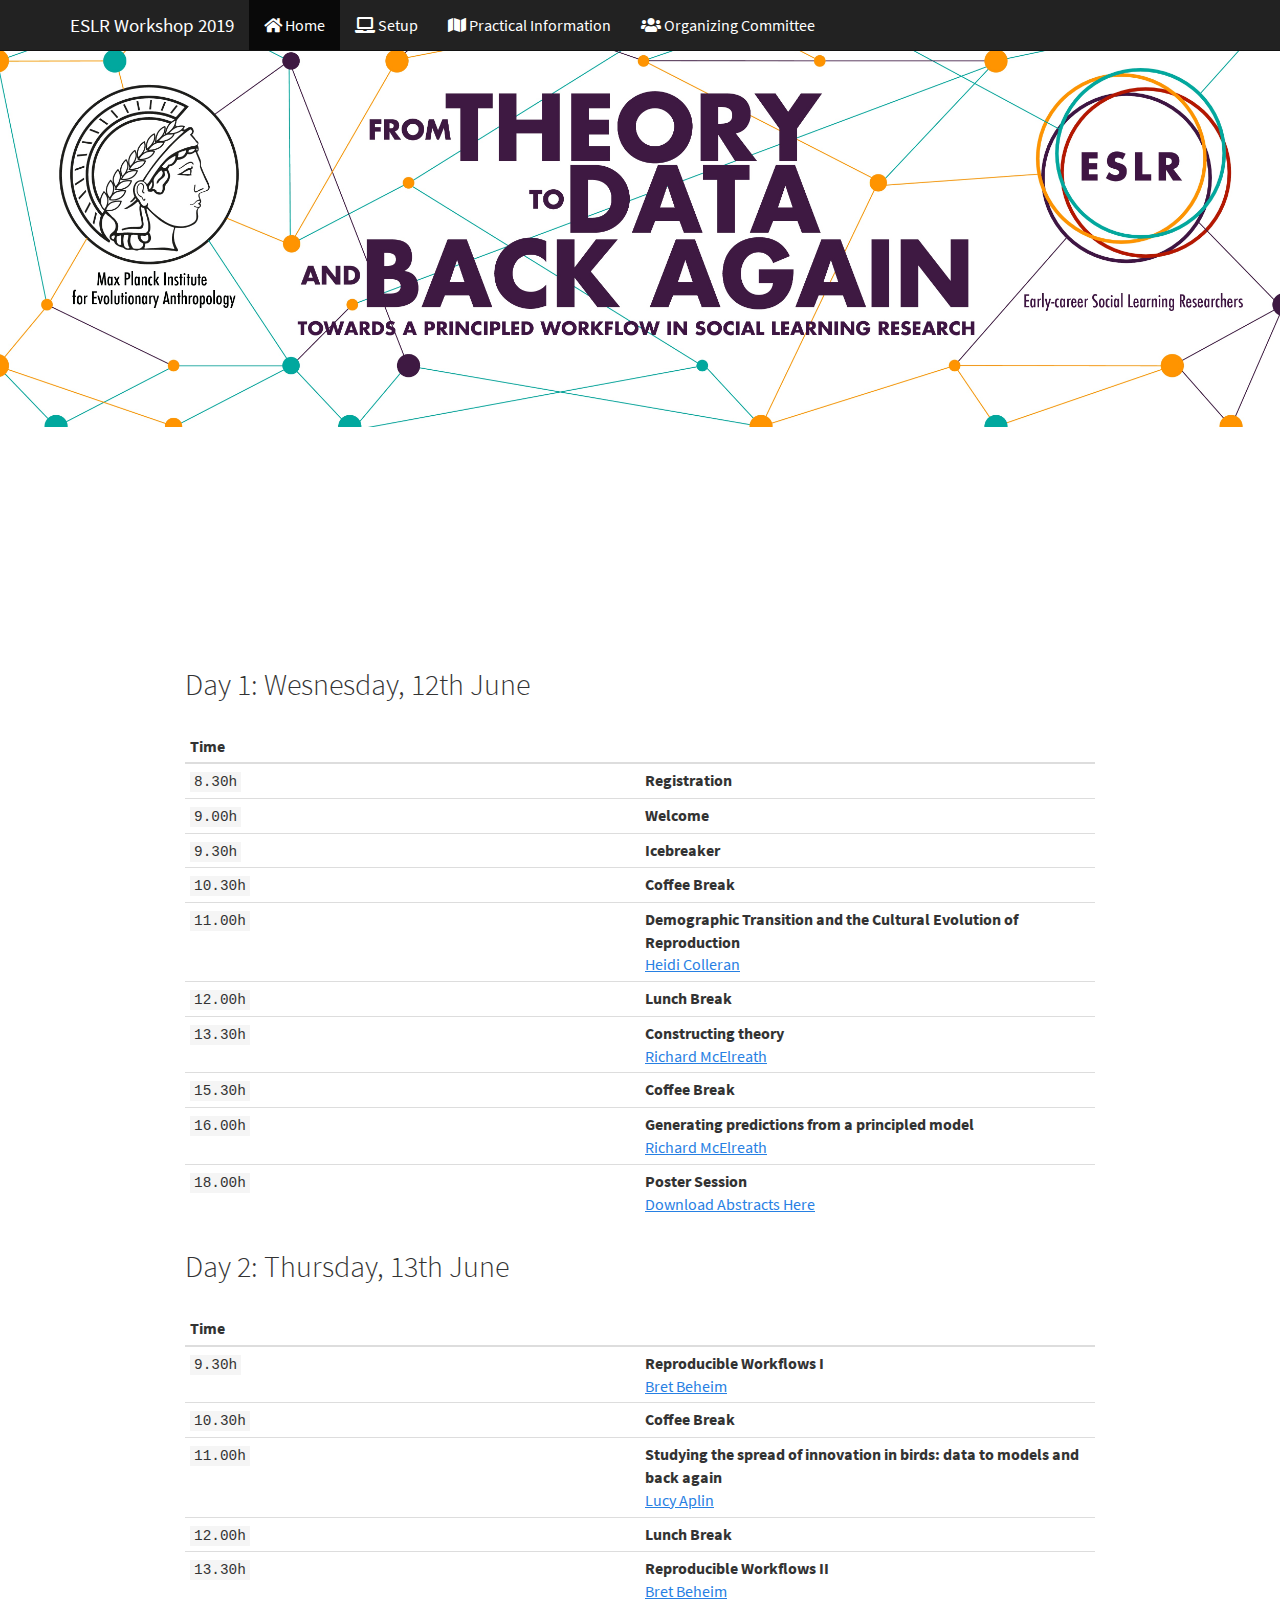
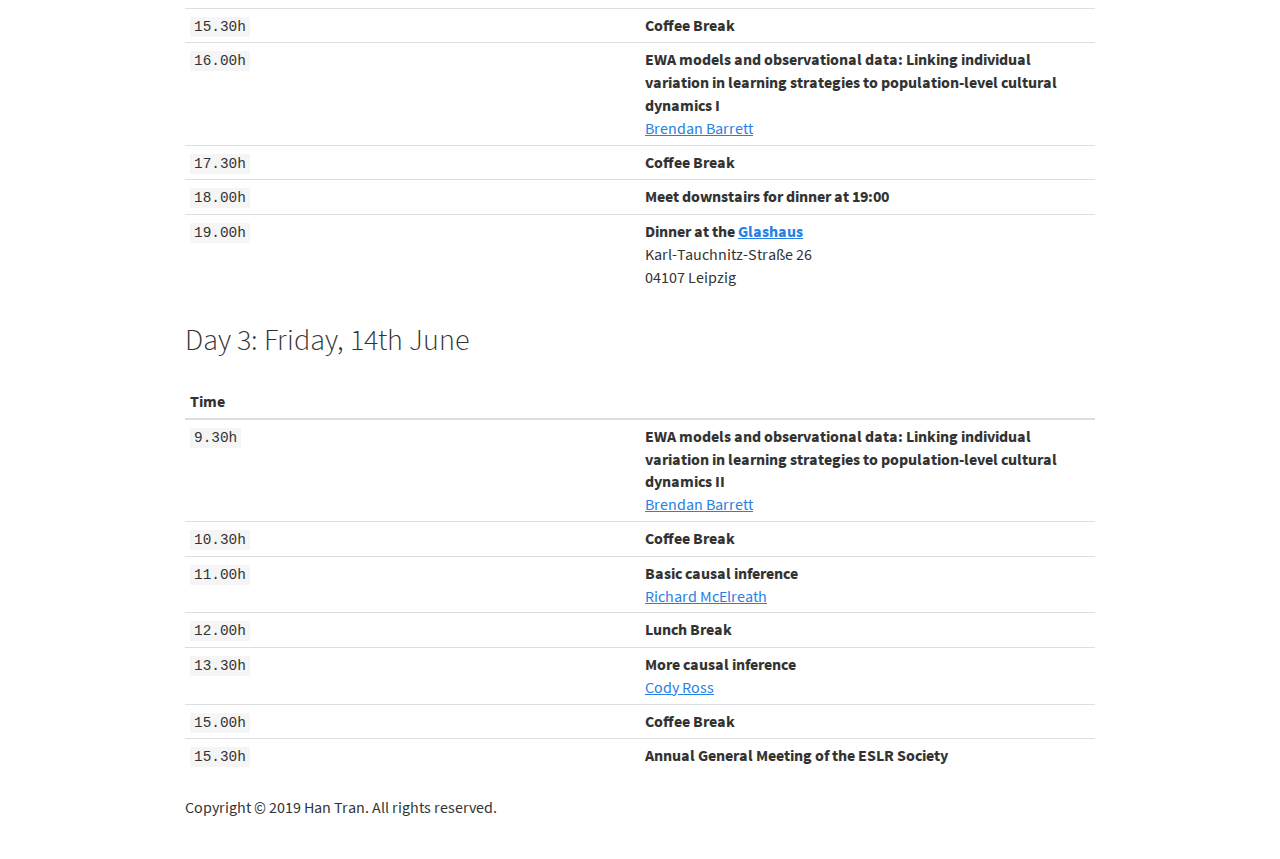
<file: docs/index.html>
<!DOCTYPE html>

<html xmlns="http://www.w3.org/1999/xhtml">

<head>

<meta charset="utf-8" />
<meta http-equiv="Content-Type" content="text/html; charset=utf-8" />
<meta name="generator" content="pandoc" />




<title>index.utf8</title>

<script src="site_libs/jquery-1.11.3/jquery.min.js"></script>
<meta name="viewport" content="width=device-width, initial-scale=1" />
<link href="site_libs/bootstrap-3.3.5/css/cosmo.min.css" rel="stylesheet" />
<script src="site_libs/bootstrap-3.3.5/js/bootstrap.min.js"></script>
<script src="site_libs/bootstrap-3.3.5/shim/html5shiv.min.js"></script>
<script src="site_libs/bootstrap-3.3.5/shim/respond.min.js"></script>
<script src="site_libs/navigation-1.1/tabsets.js"></script>
<link href="site_libs/highlightjs-9.12.0/textmate.css" rel="stylesheet" />
<script src="site_libs/highlightjs-9.12.0/highlight.js"></script>
<link href="site_libs/font-awesome-5.1.0/css/all.css" rel="stylesheet" />
<link href="site_libs/font-awesome-5.1.0/css/v4-shims.css" rel="stylesheet" />

<style type="text/css">code{white-space: pre;}</style>
<style type="text/css">
  pre:not([class]) {
    background-color: white;
  }
</style>
<script type="text/javascript">
if (window.hljs) {
  hljs.configure({languages: []});
  hljs.initHighlightingOnLoad();
  if (document.readyState && document.readyState === "complete") {
    window.setTimeout(function() { hljs.initHighlighting(); }, 0);
  }
}
</script>



<style type="text/css">
h1 {
  font-size: 34px;
}
h1.title {
  font-size: 38px;
}
h2 {
  font-size: 30px;
}
h3 {
  font-size: 24px;
}
h4 {
  font-size: 18px;
}
h5 {
  font-size: 16px;
}
h6 {
  font-size: 12px;
}
.table th:not([align]) {
  text-align: left;
}
</style>

<link rel="stylesheet" href="mystyle.css" type="text/css" />



<style type = "text/css">
.main-container {
  max-width: 940px;
  margin-left: auto;
  margin-right: auto;
}
code {
  color: inherit;
  background-color: rgba(0, 0, 0, 0.04);
}
img {
  max-width:100%;
  height: auto;
}
.tabbed-pane {
  padding-top: 12px;
}
.html-widget {
  margin-bottom: 20px;
}
button.code-folding-btn:focus {
  outline: none;
}
summary {
  display: list-item;
}
</style>


<style type="text/css">
/* padding for bootstrap navbar */
body {
  padding-top: 51px;
  padding-bottom: 40px;
}
/* offset scroll position for anchor links (for fixed navbar)  */
.section h1 {
  padding-top: 56px;
  margin-top: -56px;
}
.section h2 {
  padding-top: 56px;
  margin-top: -56px;
}
.section h3 {
  padding-top: 56px;
  margin-top: -56px;
}
.section h4 {
  padding-top: 56px;
  margin-top: -56px;
}
.section h5 {
  padding-top: 56px;
  margin-top: -56px;
}
.section h6 {
  padding-top: 56px;
  margin-top: -56px;
}
.dropdown-submenu {
  position: relative;
}
.dropdown-submenu>.dropdown-menu {
  top: 0;
  left: 100%;
  margin-top: -6px;
  margin-left: -1px;
  border-radius: 0 6px 6px 6px;
}
.dropdown-submenu:hover>.dropdown-menu {
  display: block;
}
.dropdown-submenu>a:after {
  display: block;
  content: " ";
  float: right;
  width: 0;
  height: 0;
  border-color: transparent;
  border-style: solid;
  border-width: 5px 0 5px 5px;
  border-left-color: #cccccc;
  margin-top: 5px;
  margin-right: -10px;
}
.dropdown-submenu:hover>a:after {
  border-left-color: #ffffff;
}
.dropdown-submenu.pull-left {
  float: none;
}
.dropdown-submenu.pull-left>.dropdown-menu {
  left: -100%;
  margin-left: 10px;
  border-radius: 6px 0 6px 6px;
}
</style>

<script>
// manage active state of menu based on current page
$(document).ready(function () {
  // active menu anchor
  href = window.location.pathname
  href = href.substr(href.lastIndexOf('/') + 1)
  if (href === "")
    href = "index.html";
  var menuAnchor = $('a[href="' + href + '"]');

  // mark it active
  menuAnchor.parent().addClass('active');

  // if it's got a parent navbar menu mark it active as well
  menuAnchor.closest('li.dropdown').addClass('active');
});
</script>

<!-- tabsets -->

<style type="text/css">
.tabset-dropdown > .nav-tabs {
  display: inline-table;
  max-height: 500px;
  min-height: 44px;
  overflow-y: auto;
  background: white;
  border: 1px solid #ddd;
  border-radius: 4px;
}

.tabset-dropdown > .nav-tabs > li.active:before {
  content: "";
  font-family: 'Glyphicons Halflings';
  display: inline-block;
  padding: 10px;
  border-right: 1px solid #ddd;
}

.tabset-dropdown > .nav-tabs.nav-tabs-open > li.active:before {
  content: "&#xe258;";
  border: none;
}

.tabset-dropdown > .nav-tabs.nav-tabs-open:before {
  content: "";
  font-family: 'Glyphicons Halflings';
  display: inline-block;
  padding: 10px;
  border-right: 1px solid #ddd;
}

.tabset-dropdown > .nav-tabs > li.active {
  display: block;
}

.tabset-dropdown > .nav-tabs > li > a,
.tabset-dropdown > .nav-tabs > li > a:focus,
.tabset-dropdown > .nav-tabs > li > a:hover {
  border: none;
  display: inline-block;
  border-radius: 4px;
}

.tabset-dropdown > .nav-tabs.nav-tabs-open > li {
  display: block;
  float: none;
}

.tabset-dropdown > .nav-tabs > li {
  display: none;
}
</style>

<script>
$(document).ready(function () {
  window.buildTabsets("TOC");
});

$(document).ready(function () {
  $('.tabset-dropdown > .nav-tabs > li').click(function () {
    $(this).parent().toggleClass('nav-tabs-open')
  });
});
</script>

<!-- code folding -->




</head>

<body>


<div class="container-fluid main-container">




<div class="navbar navbar-default  navbar-fixed-top" role="navigation">
  <div class="container">
    <div class="navbar-header">
      <button type="button" class="navbar-toggle collapsed" data-toggle="collapse" data-target="#navbar">
        <span class="icon-bar"></span>
        <span class="icon-bar"></span>
        <span class="icon-bar"></span>
      </button>
      <a class="navbar-brand" href="index.html">ESLR Workshop 2019</a>
    </div>
    <div id="navbar" class="navbar-collapse collapse">
      <ul class="nav navbar-nav">
        <li>
  <a href="index.html">
    <span class="fa fa-home"></span>
     
    Home
  </a>
</li>
<li>
  <a href="setup.html">
    <span class="fa fa-laptop"></span>
     
    Setup
  </a>
</li>
<li>
  <a href="practical.html">
    <span class="fa fa-map"></span>
     
    Practical Information
  </a>
</li>
<li>
  <a href="us.html">
    <span class="fa fa-users"></span>
     
    Organizing Committee
  </a>
</li>
      </ul>
      <ul class="nav navbar-nav navbar-right">
        
      </ul>
    </div><!--/.nav-collapse -->
  </div><!--/.container -->
</div><!--/.navbar -->

<div class="fluid-row" id="header">



<h1 class="title toc-ignore"><img src="images/eslr.jpg" style="position:absolute;top:0px;right:0px;" /></h1>

</div>


<p><br> <br> <br> <br> <br> <br> <br> <br> <br> <br> <br> <br> <br> <br> <br> <br> <br> <br> <br> <br> <br></p>
<div id="day-1-wesnesday-12th-june" class="section level2">
<h2>Day 1: Wesnesday, 12th June</h2>
<table>
<colgroup>
<col width="50%" />
<col width="50%" />
</colgroup>
<thead>
<tr class="header">
<th align="left">Time</th>
<th align="left"></th>
</tr>
</thead>
<tbody>
<tr class="odd">
<td align="left"><code>8.30h</code></td>
<td align="left"><strong>Registration</strong></td>
</tr>
<tr class="even">
<td align="left"><code>9.00h</code></td>
<td align="left"><strong>Welcome</strong></td>
</tr>
<tr class="odd">
<td align="left"><code>9.30h</code></td>
<td align="left"><strong>Icebreaker</strong></td>
</tr>
<tr class="even">
<td align="left"><code>10.30h</code></td>
<td align="left"><strong>Coffee Break</strong></td>
</tr>
<tr class="odd">
<td align="left"><code>11.00h</code></td>
<td align="left"><strong>Demographic Transition and the Cultural Evolution of Reproduction</strong> <br> <a href="https://www.shh.mpg.de/person/48693/25522">Heidi Colleran</a></td>
</tr>
<tr class="even">
<td align="left"><code>12.00h</code></td>
<td align="left"><strong>Lunch Break</strong></td>
</tr>
<tr class="odd">
<td align="left"><code>13.30h</code></td>
<td align="left"><strong>Constructing theory</strong> <br> <a href="https://www.eva.mpg.de/ecology/staff/richard-mcelreath/index.html">Richard McElreath</a></td>
</tr>
<tr class="even">
<td align="left"><code>15.30h</code></td>
<td align="left"><strong>Coffee Break</strong></td>
</tr>
<tr class="odd">
<td align="left"><code>16.00h</code></td>
<td align="left"><strong>Generating predictions from a principled model</strong> <br> <a href="https://www.eva.mpg.de/ecology/staff/richard-mcelreath/index.html">Richard McElreath</a></td>
</tr>
<tr class="even">
<td align="left"><code>18.00h</code></td>
<td align="left"><strong>Poster Session</strong> <br> <a href="Abstracts_ESLR2019.pdf">Download Abstracts Here</a></td>
</tr>
</tbody>
</table>
</div>
<div id="day-2-thursday-13th-june" class="section level2">
<h2>Day 2: Thursday, 13th June</h2>
<table>
<colgroup>
<col width="50%" />
<col width="50%" />
</colgroup>
<thead>
<tr class="header">
<th align="left">Time</th>
<th align="left"></th>
</tr>
</thead>
<tbody>
<tr class="odd">
<td align="left"><code>9.30h</code></td>
<td align="left"><strong>Reproducible Workflows I</strong> <br> <a href="https://www.eva.mpg.de/ecology/staff/bret_beheim/">Bret Beheim</a></td>
</tr>
<tr class="even">
<td align="left"><code>10.30h</code></td>
<td align="left"><strong>Coffee Break</strong></td>
</tr>
<tr class="odd">
<td align="left"><code>11.00h</code></td>
<td align="left"><strong>Studying the spread of innovation in birds: data to models and back again</strong> <br> <a href="https://www.orn.mpg.de/person/54450/3880844">Lucy Aplin</a></td>
</tr>
<tr class="even">
<td align="left"><code>12.00h</code></td>
<td align="left"><strong>Lunch Break</strong></td>
</tr>
<tr class="odd">
<td align="left"><code>13.30h</code></td>
<td align="left"><strong>Reproducible Workflows II</strong> <br> <a href="https://www.eva.mpg.de/ecology/staff/bret_beheim/">Bret Beheim</a></td>
</tr>
<tr class="even">
<td align="left"><code>15.30h</code></td>
<td align="left"><strong>Coffee Break</strong></td>
</tr>
<tr class="odd">
<td align="left"><code>16.00h</code></td>
<td align="left"><strong>EWA models and observational data: Linking individual variation in learning strategies to population-level cultural dynamics I</strong> <br> <a href="https://www.eva.mpg.de/ecology/staff/brendan_barrett/">Brendan Barrett</a></td>
</tr>
<tr class="even">
<td align="left"><code>17.30h</code></td>
<td align="left"><strong>Coffee Break</strong></td>
</tr>
<tr class="odd">
<td align="left"><code>18.00h</code></td>
<td align="left"><strong>Meet downstairs for dinner at 19:00</strong></td>
</tr>
<tr class="even">
<td align="left"><code>19.00h</code></td>
<td align="left"><strong>Dinner at the <a href="https://www.glashaus-leipzig.de/index.html">Glashaus</a></strong> <br> Karl-Tauchnitz-Straße 26 <br> 04107 Leipzig</td>
</tr>
</tbody>
</table>
</div>
<div id="day-3-friday-14th-june" class="section level2">
<h2>Day 3: Friday, 14th June</h2>
<table>
<colgroup>
<col width="50%" />
<col width="50%" />
</colgroup>
<thead>
<tr class="header">
<th align="left">Time</th>
<th align="left"></th>
</tr>
</thead>
<tbody>
<tr class="odd">
<td align="left"><code>9.30h</code></td>
<td align="left"><strong>EWA models and observational data: Linking individual variation in learning strategies to population-level cultural dynamics II <br></strong> <a href="https://www.eva.mpg.de/ecology/staff/brendan_barrett/">Brendan Barrett</a></td>
</tr>
<tr class="even">
<td align="left"><code>10.30h</code></td>
<td align="left"><strong>Coffee Break</strong></td>
</tr>
<tr class="odd">
<td align="left"><code>11.00h</code></td>
<td align="left"><strong>Basic causal inference</strong> <br> <a href="https://www.eva.mpg.de/ecology/staff/richard-mcelreath/index.html">Richard McElreath</a></td>
</tr>
<tr class="even">
<td align="left"><code>12.00h</code></td>
<td align="left"><strong>Lunch Break</strong></td>
</tr>
<tr class="odd">
<td align="left"><code>13.30h</code></td>
<td align="left"><strong>More causal inference</strong> <br> <a href="https://www.eva.mpg.de/ecology/staff/cody-ross/index.html">Cody Ross</a></td>
</tr>
<tr class="even">
<td align="left"><code>15.00h</code></td>
<td align="left"><strong>Coffee Break</strong></td>
</tr>
<tr class="odd">
<td align="left"><code>15.30h</code></td>
<td align="left"><strong>Annual General Meeting of the ESLR Society</strong></td>
</tr>
</tbody>
</table>
</div>

<p>Copyright &copy; 2019 Han Tran. All rights reserved.</p>



</div>

<script>

// add bootstrap table styles to pandoc tables
function bootstrapStylePandocTables() {
  $('tr.header').parent('thead').parent('table').addClass('table table-condensed');
}
$(document).ready(function () {
  bootstrapStylePandocTables();
});


</script>

<!-- dynamically load mathjax for compatibility with self-contained -->
<script>
  (function () {
    var script = document.createElement("script");
    script.type = "text/javascript";
    script.src  = "https://mathjax.rstudio.com/latest/MathJax.js?config=TeX-AMS-MML_HTMLorMML";
    document.getElementsByTagName("head")[0].appendChild(script);
  })();
</script>

</body>
</html>
</file>
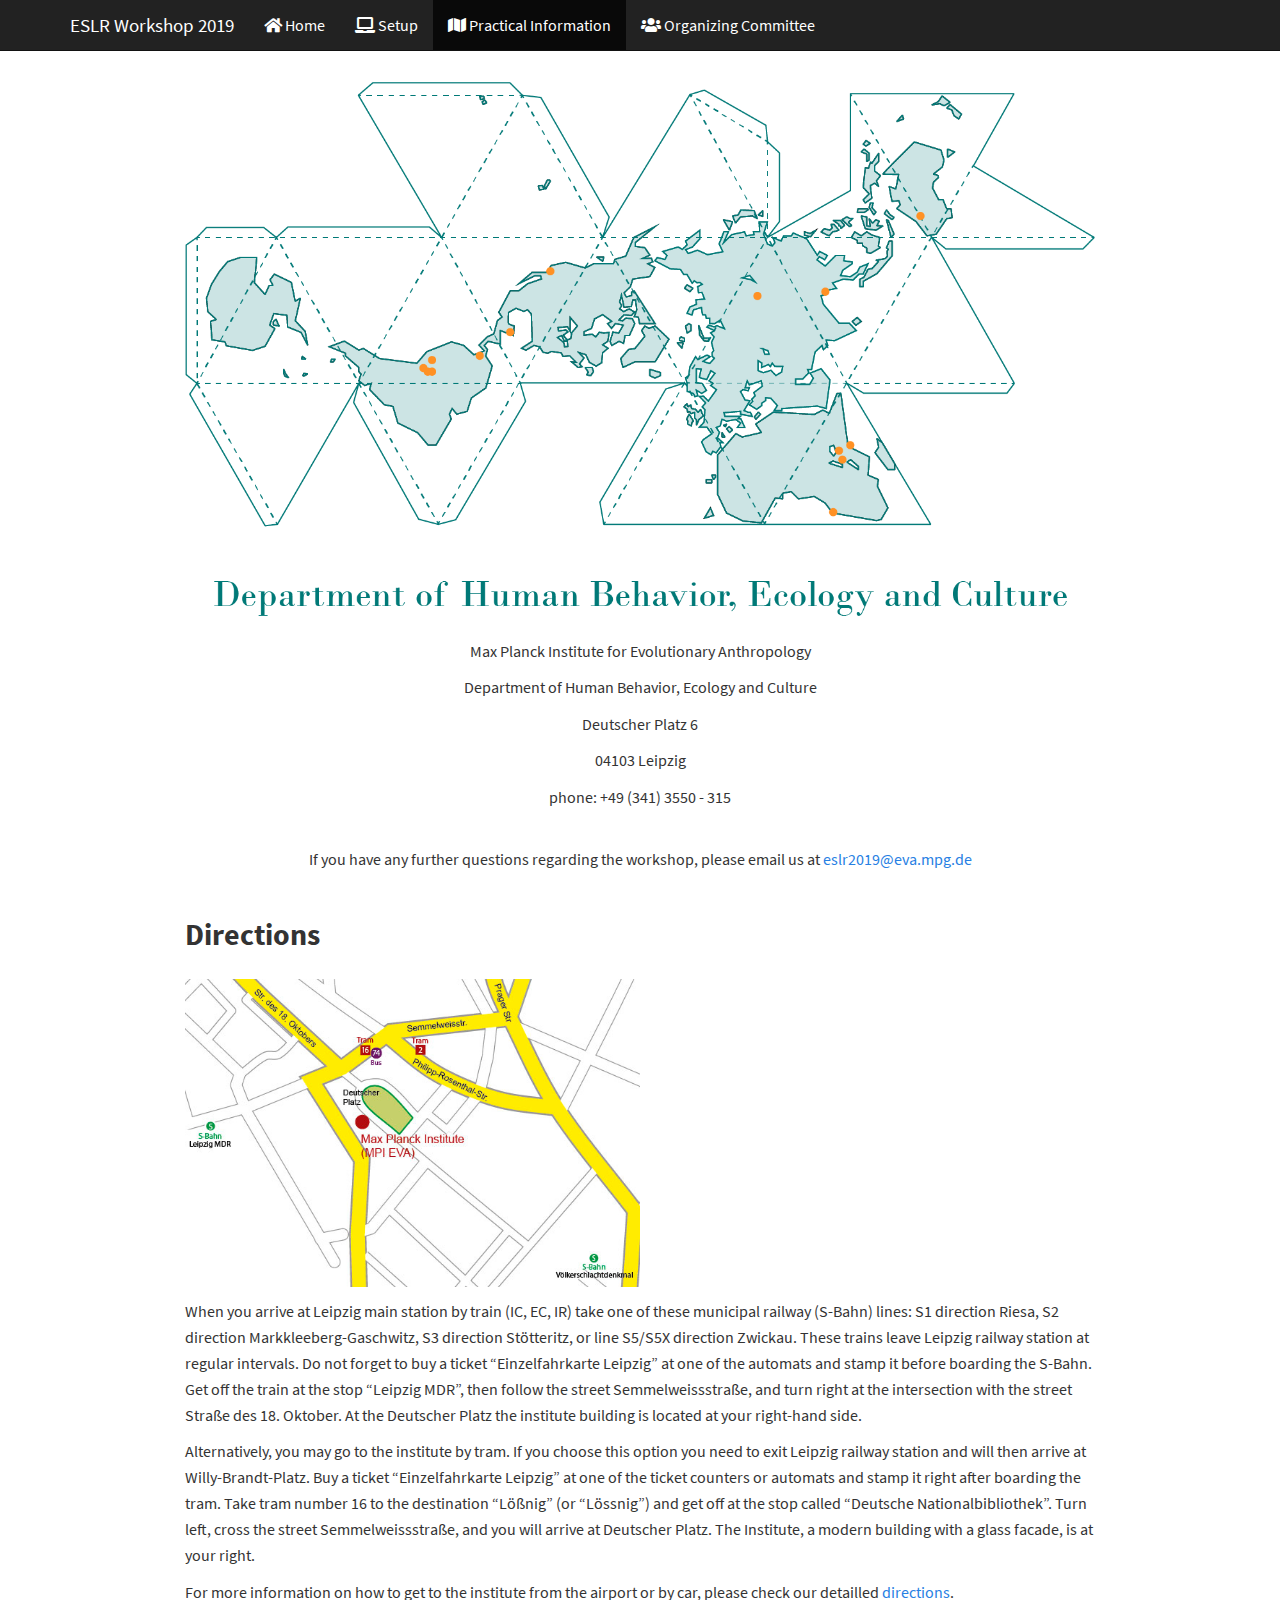
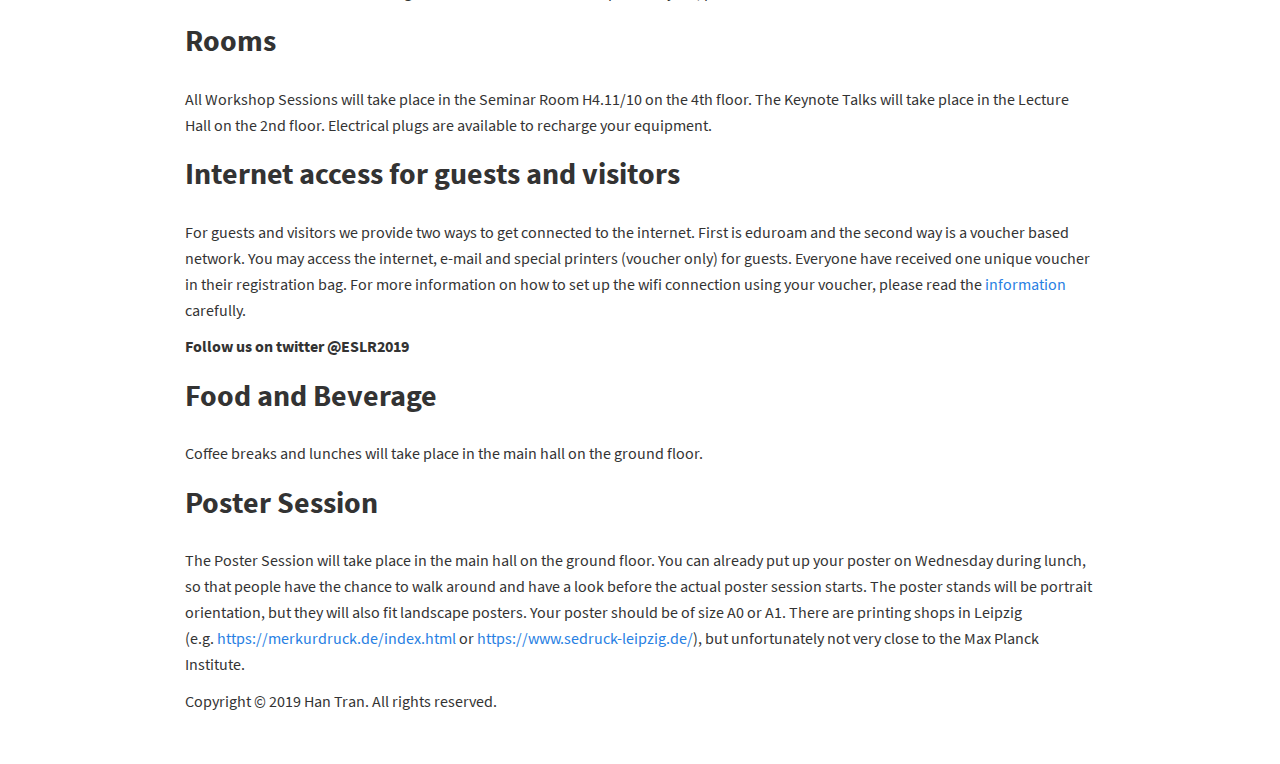
<file: docs/practical.html>
<!DOCTYPE html>

<html xmlns="http://www.w3.org/1999/xhtml">

<head>

<meta charset="utf-8" />
<meta http-equiv="Content-Type" content="text/html; charset=utf-8" />
<meta name="generator" content="pandoc" />




<title>practical.utf8</title>

<script src="site_libs/jquery-1.11.3/jquery.min.js"></script>
<meta name="viewport" content="width=device-width, initial-scale=1" />
<link href="site_libs/bootstrap-3.3.5/css/cosmo.min.css" rel="stylesheet" />
<script src="site_libs/bootstrap-3.3.5/js/bootstrap.min.js"></script>
<script src="site_libs/bootstrap-3.3.5/shim/html5shiv.min.js"></script>
<script src="site_libs/bootstrap-3.3.5/shim/respond.min.js"></script>
<script src="site_libs/navigation-1.1/tabsets.js"></script>
<link href="site_libs/highlightjs-9.12.0/textmate.css" rel="stylesheet" />
<script src="site_libs/highlightjs-9.12.0/highlight.js"></script>
<link href="site_libs/font-awesome-5.1.0/css/all.css" rel="stylesheet" />
<link href="site_libs/font-awesome-5.1.0/css/v4-shims.css" rel="stylesheet" />

<style type="text/css">code{white-space: pre;}</style>
<style type="text/css">
  pre:not([class]) {
    background-color: white;
  }
</style>
<script type="text/javascript">
if (window.hljs) {
  hljs.configure({languages: []});
  hljs.initHighlightingOnLoad();
  if (document.readyState && document.readyState === "complete") {
    window.setTimeout(function() { hljs.initHighlighting(); }, 0);
  }
}
</script>



<style type="text/css">
h1 {
  font-size: 34px;
}
h1.title {
  font-size: 38px;
}
h2 {
  font-size: 30px;
}
h3 {
  font-size: 24px;
}
h4 {
  font-size: 18px;
}
h5 {
  font-size: 16px;
}
h6 {
  font-size: 12px;
}
.table th:not([align]) {
  text-align: left;
}
</style>

<link rel="stylesheet" href="mystyle.css" type="text/css" />



<style type = "text/css">
.main-container {
  max-width: 940px;
  margin-left: auto;
  margin-right: auto;
}
code {
  color: inherit;
  background-color: rgba(0, 0, 0, 0.04);
}
img {
  max-width:100%;
  height: auto;
}
.tabbed-pane {
  padding-top: 12px;
}
.html-widget {
  margin-bottom: 20px;
}
button.code-folding-btn:focus {
  outline: none;
}
summary {
  display: list-item;
}
</style>


<style type="text/css">
/* padding for bootstrap navbar */
body {
  padding-top: 51px;
  padding-bottom: 40px;
}
/* offset scroll position for anchor links (for fixed navbar)  */
.section h1 {
  padding-top: 56px;
  margin-top: -56px;
}
.section h2 {
  padding-top: 56px;
  margin-top: -56px;
}
.section h3 {
  padding-top: 56px;
  margin-top: -56px;
}
.section h4 {
  padding-top: 56px;
  margin-top: -56px;
}
.section h5 {
  padding-top: 56px;
  margin-top: -56px;
}
.section h6 {
  padding-top: 56px;
  margin-top: -56px;
}
.dropdown-submenu {
  position: relative;
}
.dropdown-submenu>.dropdown-menu {
  top: 0;
  left: 100%;
  margin-top: -6px;
  margin-left: -1px;
  border-radius: 0 6px 6px 6px;
}
.dropdown-submenu:hover>.dropdown-menu {
  display: block;
}
.dropdown-submenu>a:after {
  display: block;
  content: " ";
  float: right;
  width: 0;
  height: 0;
  border-color: transparent;
  border-style: solid;
  border-width: 5px 0 5px 5px;
  border-left-color: #cccccc;
  margin-top: 5px;
  margin-right: -10px;
}
.dropdown-submenu:hover>a:after {
  border-left-color: #ffffff;
}
.dropdown-submenu.pull-left {
  float: none;
}
.dropdown-submenu.pull-left>.dropdown-menu {
  left: -100%;
  margin-left: 10px;
  border-radius: 6px 0 6px 6px;
}
</style>

<script>
// manage active state of menu based on current page
$(document).ready(function () {
  // active menu anchor
  href = window.location.pathname
  href = href.substr(href.lastIndexOf('/') + 1)
  if (href === "")
    href = "index.html";
  var menuAnchor = $('a[href="' + href + '"]');

  // mark it active
  menuAnchor.parent().addClass('active');

  // if it's got a parent navbar menu mark it active as well
  menuAnchor.closest('li.dropdown').addClass('active');
});
</script>

<!-- tabsets -->

<style type="text/css">
.tabset-dropdown > .nav-tabs {
  display: inline-table;
  max-height: 500px;
  min-height: 44px;
  overflow-y: auto;
  background: white;
  border: 1px solid #ddd;
  border-radius: 4px;
}

.tabset-dropdown > .nav-tabs > li.active:before {
  content: "";
  font-family: 'Glyphicons Halflings';
  display: inline-block;
  padding: 10px;
  border-right: 1px solid #ddd;
}

.tabset-dropdown > .nav-tabs.nav-tabs-open > li.active:before {
  content: "&#xe258;";
  border: none;
}

.tabset-dropdown > .nav-tabs.nav-tabs-open:before {
  content: "";
  font-family: 'Glyphicons Halflings';
  display: inline-block;
  padding: 10px;
  border-right: 1px solid #ddd;
}

.tabset-dropdown > .nav-tabs > li.active {
  display: block;
}

.tabset-dropdown > .nav-tabs > li > a,
.tabset-dropdown > .nav-tabs > li > a:focus,
.tabset-dropdown > .nav-tabs > li > a:hover {
  border: none;
  display: inline-block;
  border-radius: 4px;
}

.tabset-dropdown > .nav-tabs.nav-tabs-open > li {
  display: block;
  float: none;
}

.tabset-dropdown > .nav-tabs > li {
  display: none;
}
</style>

<script>
$(document).ready(function () {
  window.buildTabsets("TOC");
});

$(document).ready(function () {
  $('.tabset-dropdown > .nav-tabs > li').click(function () {
    $(this).parent().toggleClass('nav-tabs-open')
  });
});
</script>

<!-- code folding -->




</head>

<body>


<div class="container-fluid main-container">




<div class="navbar navbar-default  navbar-fixed-top" role="navigation">
  <div class="container">
    <div class="navbar-header">
      <button type="button" class="navbar-toggle collapsed" data-toggle="collapse" data-target="#navbar">
        <span class="icon-bar"></span>
        <span class="icon-bar"></span>
        <span class="icon-bar"></span>
      </button>
      <a class="navbar-brand" href="index.html">ESLR Workshop 2019</a>
    </div>
    <div id="navbar" class="navbar-collapse collapse">
      <ul class="nav navbar-nav">
        <li>
  <a href="index.html">
    <span class="fa fa-home"></span>
     
    Home
  </a>
</li>
<li>
  <a href="setup.html">
    <span class="fa fa-laptop"></span>
     
    Setup
  </a>
</li>
<li>
  <a href="practical.html">
    <span class="fa fa-map"></span>
     
    Practical Information
  </a>
</li>
<li>
  <a href="us.html">
    <span class="fa fa-users"></span>
     
    Organizing Committee
  </a>
</li>
      </ul>
      <ul class="nav navbar-nav navbar-right">
        
      </ul>
    </div><!--/.nav-collapse -->
  </div><!--/.container -->
</div><!--/.navbar -->

<div class="fluid-row" id="header">



<h1 class="title toc-ignore"><img src="images/Map_Ecology2.png" style="position:center;top:0px;right:0px;" /></h1>

</div>


<center>
<p>Max Planck Institute for Evolutionary Anthropology</p>
<p>Department of Human Behavior, Ecology and Culture</p>
<p>Deutscher Platz 6</p>
<p>04103 Leipzig</p>
<p>phone: +49 (341) 3550 - 315</p>
</center>
<br>
<center>
If you have any further questions regarding the workshop, please email us at <a href="mailto:eslr2019@eva.mpg.de" class="email">eslr2019@eva.mpg.de</a>
</center>
<p><br></p>
<div id="directions" class="section level2">
<h2><strong>Directions</strong></h2>
<p><img src="images/mpi_location.jpg" width="50%" /></p>
<p>When you arrive at Leipzig main station by train (IC, EC, IR) take one of these municipal railway (S-Bahn) lines: S1 direction Riesa, S2 direction Markkleeberg-Gaschwitz, S3 direction Stötteritz, or line S5/S5X direction Zwickau. These trains leave Leipzig railway station at regular intervals. Do not forget to buy a ticket “Einzelfahrkarte Leipzig” at one of the automats and stamp it before boarding the S-Bahn. Get off the train at the stop “Leipzig MDR”, then follow the street Semmelweissstraße, and turn right at the intersection with the street Straße des 18. Oktober. At the Deutscher Platz the institute building is located at your right-hand side.</p>
<p>Alternatively, you may go to the institute by tram. If you choose this option you need to exit Leipzig railway station and will then arrive at Willy-Brandt-Platz. Buy a ticket “Einzelfahrkarte Leipzig” at one of the ticket counters or automats and stamp it right after boarding the tram. Take tram number 16 to the destination “Lößnig” (or “Lössnig”) and get off at the stop called “Deutsche Nationalbibliothek”. Turn left, cross the street Semmelweissstraße, and you will arrive at Deutscher Platz. The Institute, a modern building with a glass facade, is at your right.</p>
<p>For more information on how to get to the institute from the airport or by car, please check our detailled <a href="https://www.eva.mpg.de/fileadmin/content_files/institute/pdf/Anfahrtsbeschreibung_Plan_englisch.pdf">directions</a>.</p>
</div>
<div id="rooms" class="section level2">
<h2><strong>Rooms</strong></h2>
<p>All Workshop Sessions will take place in the Seminar Room H4.11/10 on the 4th floor. The Keynote Talks will take place in the Lecture Hall on the 2nd floor. Electrical plugs are available to recharge your equipment.</p>
</div>
<div id="internet-access-for-guests-and-visitors" class="section level2">
<h2><strong>Internet access for guests and visitors</strong></h2>
<p>For guests and visitors we provide two ways to get connected to the internet. First is eduroam and the second way is a voucher based network. You may access the internet, e-mail and special printers (voucher only) for guests. Everyone have received one unique voucher in their registration bag. For more information on how to set up the wifi connection using your voucher, please read the <a href="https://www.eva.mpg.de/service/it/network-for-guests.html">information</a> carefully.</p>
<p><strong>Follow us on twitter <span class="citation">@ESLR2019</span></strong></p>
</div>
<div id="food-and-beverage" class="section level2">
<h2><strong>Food and Beverage</strong></h2>
<p>Coffee breaks and lunches will take place in the main hall on the ground floor.</p>
</div>
<div id="poster-session" class="section level2">
<h2><strong>Poster Session</strong></h2>
<p>The Poster Session will take place in the main hall on the ground floor. You can already put up your poster on Wednesday during lunch, so that people have the chance to walk around and have a look before the actual poster session starts. The poster stands will be portrait orientation, but they will also fit landscape posters. Your poster should be of size A0 or A1. There are printing shops in Leipzig (e.g. <a href="https://merkurdruck.de/index.html" class="uri">https://merkurdruck.de/index.html</a> or <a href="https://www.sedruck-leipzig.de/" class="uri">https://www.sedruck-leipzig.de/</a>), but unfortunately not very close to the Max Planck Institute. <!--  <br> <a href="Abstracts_ESLR2019.pdf">Download Abstracts Here</a>  --></p>
</div>

<p>Copyright &copy; 2019 Han Tran. All rights reserved.</p>



</div>

<script>

// add bootstrap table styles to pandoc tables
function bootstrapStylePandocTables() {
  $('tr.header').parent('thead').parent('table').addClass('table table-condensed');
}
$(document).ready(function () {
  bootstrapStylePandocTables();
});


</script>

<!-- dynamically load mathjax for compatibility with self-contained -->
<script>
  (function () {
    var script = document.createElement("script");
    script.type = "text/javascript";
    script.src  = "https://mathjax.rstudio.com/latest/MathJax.js?config=TeX-AMS-MML_HTMLorMML";
    document.getElementsByTagName("head")[0].appendChild(script);
  })();
</script>

</body>
</html>
</file>
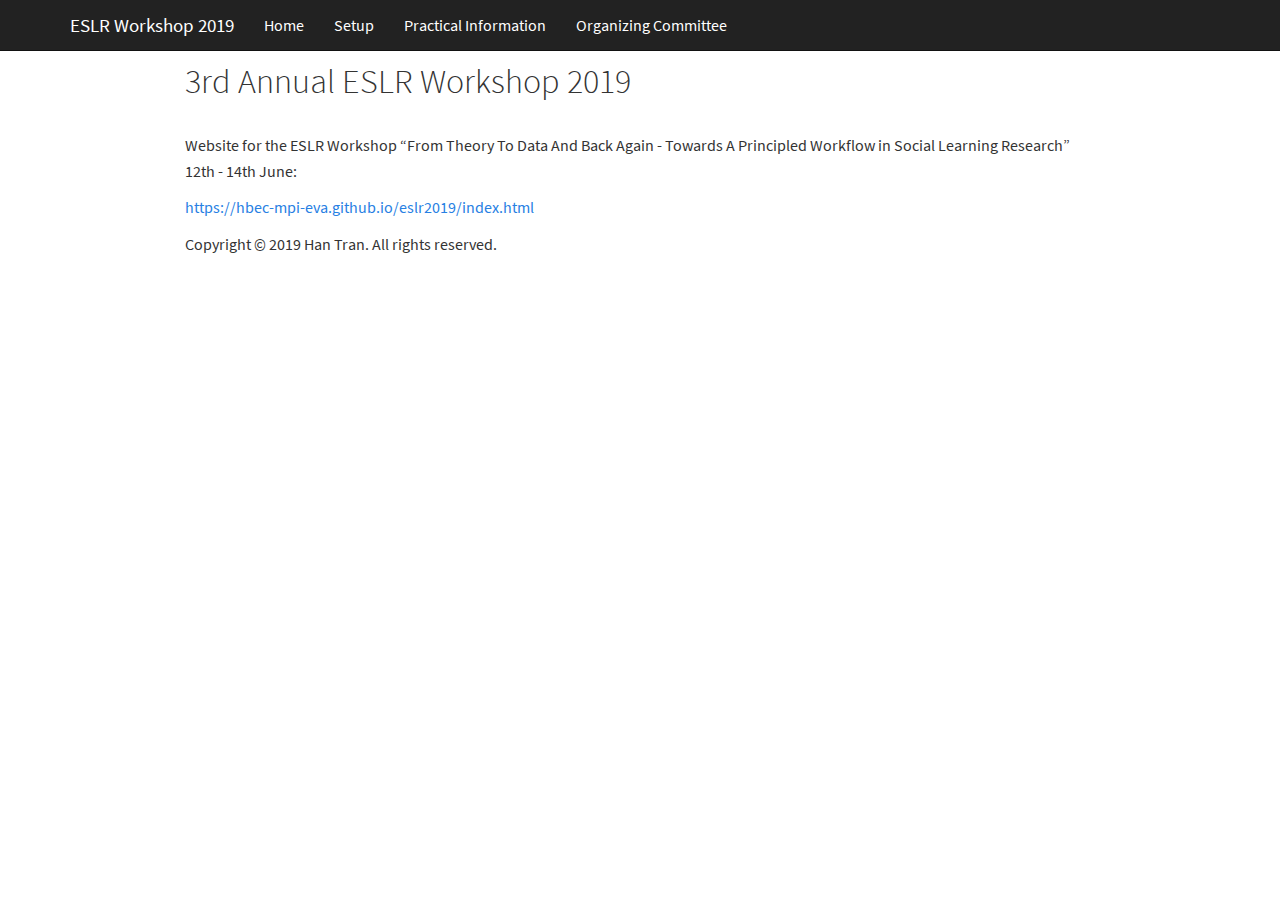
<file: docs/README.html>
<!DOCTYPE html>

<html xmlns="http://www.w3.org/1999/xhtml">

<head>

<meta charset="utf-8" />
<meta http-equiv="Content-Type" content="text/html; charset=utf-8" />
<meta name="generator" content="pandoc" />




<title>README.utf8.md</title>

<script src="site_libs/jquery-1.11.3/jquery.min.js"></script>
<meta name="viewport" content="width=device-width, initial-scale=1" />
<link href="site_libs/bootstrap-3.3.5/css/cosmo.min.css" rel="stylesheet" />
<script src="site_libs/bootstrap-3.3.5/js/bootstrap.min.js"></script>
<script src="site_libs/bootstrap-3.3.5/shim/html5shiv.min.js"></script>
<script src="site_libs/bootstrap-3.3.5/shim/respond.min.js"></script>
<script src="site_libs/navigation-1.1/tabsets.js"></script>
<link href="site_libs/highlightjs-9.12.0/textmate.css" rel="stylesheet" />
<script src="site_libs/highlightjs-9.12.0/highlight.js"></script>

<style type="text/css">code{white-space: pre;}</style>
<style type="text/css">
  pre:not([class]) {
    background-color: white;
  }
</style>
<script type="text/javascript">
if (window.hljs) {
  hljs.configure({languages: []});
  hljs.initHighlightingOnLoad();
  if (document.readyState && document.readyState === "complete") {
    window.setTimeout(function() { hljs.initHighlighting(); }, 0);
  }
}
</script>



<style type="text/css">
h1 {
  font-size: 34px;
}
h1.title {
  font-size: 38px;
}
h2 {
  font-size: 30px;
}
h3 {
  font-size: 24px;
}
h4 {
  font-size: 18px;
}
h5 {
  font-size: 16px;
}
h6 {
  font-size: 12px;
}
.table th:not([align]) {
  text-align: left;
}
</style>

<link rel="stylesheet" href="mystyle.css" type="text/css" />



<style type = "text/css">
.main-container {
  max-width: 940px;
  margin-left: auto;
  margin-right: auto;
}
code {
  color: inherit;
  background-color: rgba(0, 0, 0, 0.04);
}
img {
  max-width:100%;
  height: auto;
}
.tabbed-pane {
  padding-top: 12px;
}
.html-widget {
  margin-bottom: 20px;
}
button.code-folding-btn:focus {
  outline: none;
}
summary {
  display: list-item;
}
</style>


<style type="text/css">
/* padding for bootstrap navbar */
body {
  padding-top: 51px;
  padding-bottom: 40px;
}
/* offset scroll position for anchor links (for fixed navbar)  */
.section h1 {
  padding-top: 56px;
  margin-top: -56px;
}
.section h2 {
  padding-top: 56px;
  margin-top: -56px;
}
.section h3 {
  padding-top: 56px;
  margin-top: -56px;
}
.section h4 {
  padding-top: 56px;
  margin-top: -56px;
}
.section h5 {
  padding-top: 56px;
  margin-top: -56px;
}
.section h6 {
  padding-top: 56px;
  margin-top: -56px;
}
.dropdown-submenu {
  position: relative;
}
.dropdown-submenu>.dropdown-menu {
  top: 0;
  left: 100%;
  margin-top: -6px;
  margin-left: -1px;
  border-radius: 0 6px 6px 6px;
}
.dropdown-submenu:hover>.dropdown-menu {
  display: block;
}
.dropdown-submenu>a:after {
  display: block;
  content: " ";
  float: right;
  width: 0;
  height: 0;
  border-color: transparent;
  border-style: solid;
  border-width: 5px 0 5px 5px;
  border-left-color: #cccccc;
  margin-top: 5px;
  margin-right: -10px;
}
.dropdown-submenu:hover>a:after {
  border-left-color: #ffffff;
}
.dropdown-submenu.pull-left {
  float: none;
}
.dropdown-submenu.pull-left>.dropdown-menu {
  left: -100%;
  margin-left: 10px;
  border-radius: 6px 0 6px 6px;
}
</style>

<script>
// manage active state of menu based on current page
$(document).ready(function () {
  // active menu anchor
  href = window.location.pathname
  href = href.substr(href.lastIndexOf('/') + 1)
  if (href === "")
    href = "index.html";
  var menuAnchor = $('a[href="' + href + '"]');

  // mark it active
  menuAnchor.parent().addClass('active');

  // if it's got a parent navbar menu mark it active as well
  menuAnchor.closest('li.dropdown').addClass('active');
});
</script>

<!-- tabsets -->

<style type="text/css">
.tabset-dropdown > .nav-tabs {
  display: inline-table;
  max-height: 500px;
  min-height: 44px;
  overflow-y: auto;
  background: white;
  border: 1px solid #ddd;
  border-radius: 4px;
}

.tabset-dropdown > .nav-tabs > li.active:before {
  content: "";
  font-family: 'Glyphicons Halflings';
  display: inline-block;
  padding: 10px;
  border-right: 1px solid #ddd;
}

.tabset-dropdown > .nav-tabs.nav-tabs-open > li.active:before {
  content: "&#xe258;";
  border: none;
}

.tabset-dropdown > .nav-tabs.nav-tabs-open:before {
  content: "";
  font-family: 'Glyphicons Halflings';
  display: inline-block;
  padding: 10px;
  border-right: 1px solid #ddd;
}

.tabset-dropdown > .nav-tabs > li.active {
  display: block;
}

.tabset-dropdown > .nav-tabs > li > a,
.tabset-dropdown > .nav-tabs > li > a:focus,
.tabset-dropdown > .nav-tabs > li > a:hover {
  border: none;
  display: inline-block;
  border-radius: 4px;
}

.tabset-dropdown > .nav-tabs.nav-tabs-open > li {
  display: block;
  float: none;
}

.tabset-dropdown > .nav-tabs > li {
  display: none;
}
</style>

<script>
$(document).ready(function () {
  window.buildTabsets("TOC");
});

$(document).ready(function () {
  $('.tabset-dropdown > .nav-tabs > li').click(function () {
    $(this).parent().toggleClass('nav-tabs-open')
  });
});
</script>

<!-- code folding -->




</head>

<body>


<div class="container-fluid main-container">




<div class="navbar navbar-default  navbar-fixed-top" role="navigation">
  <div class="container">
    <div class="navbar-header">
      <button type="button" class="navbar-toggle collapsed" data-toggle="collapse" data-target="#navbar">
        <span class="icon-bar"></span>
        <span class="icon-bar"></span>
        <span class="icon-bar"></span>
      </button>
      <a class="navbar-brand" href="index.html">ESLR Workshop 2019</a>
    </div>
    <div id="navbar" class="navbar-collapse collapse">
      <ul class="nav navbar-nav">
        <li>
  <a href="index.html">
    <span class="fa fa-home"></span>
     
    Home
  </a>
</li>
<li>
  <a href="setup.html">
    <span class="fa fa-laptop"></span>
     
    Setup
  </a>
</li>
<li>
  <a href="practical.html">
    <span class="fa fa-map"></span>
     
    Practical Information
  </a>
</li>
<li>
  <a href="us.html">
    <span class="fa fa-users"></span>
     
    Organizing Committee
  </a>
</li>
      </ul>
      <ul class="nav navbar-nav navbar-right">
        
      </ul>
    </div><!--/.nav-collapse -->
  </div><!--/.container -->
</div><!--/.navbar -->

<div class="fluid-row" id="header">




</div>


<div id="rd-annual-eslr-workshop-2019" class="section level1">
<h1>3rd Annual ESLR Workshop 2019</h1>
<p>Website for the ESLR Workshop “From Theory To Data And Back Again - Towards A Principled Workflow in Social Learning Research” 12th - 14th June:</p>
<p><a href="https://hbec-mpi-eva.github.io/eslr2019/index.html" class="uri">https://hbec-mpi-eva.github.io/eslr2019/index.html</a></p>
</div>

<p>Copyright &copy; 2019 Han Tran. All rights reserved.</p>



</div>

<script>

// add bootstrap table styles to pandoc tables
function bootstrapStylePandocTables() {
  $('tr.header').parent('thead').parent('table').addClass('table table-condensed');
}
$(document).ready(function () {
  bootstrapStylePandocTables();
});


</script>

<!-- dynamically load mathjax for compatibility with self-contained -->
<script>
  (function () {
    var script = document.createElement("script");
    script.type = "text/javascript";
    script.src  = "https://mathjax.rstudio.com/latest/MathJax.js?config=TeX-AMS-MML_HTMLorMML";
    document.getElementsByTagName("head")[0].appendChild(script);
  })();
</script>

</body>
</html>
</file>
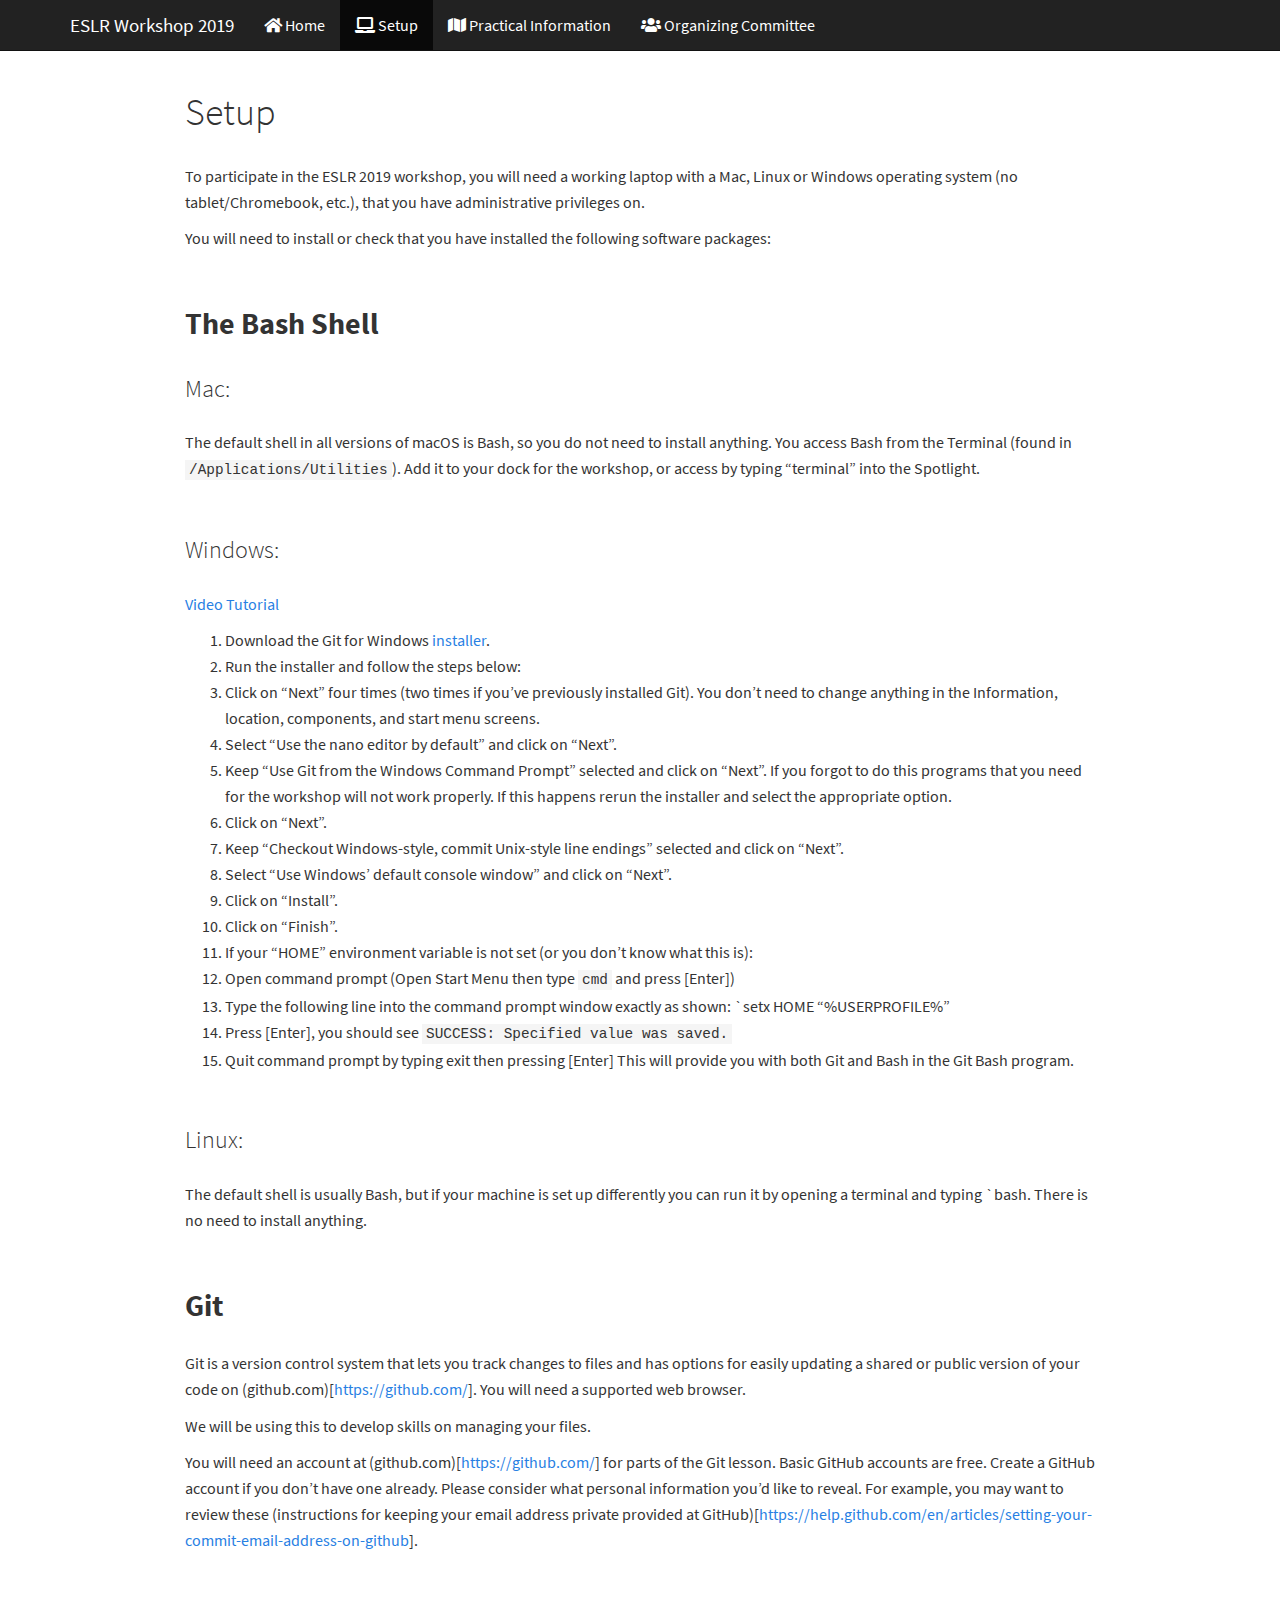
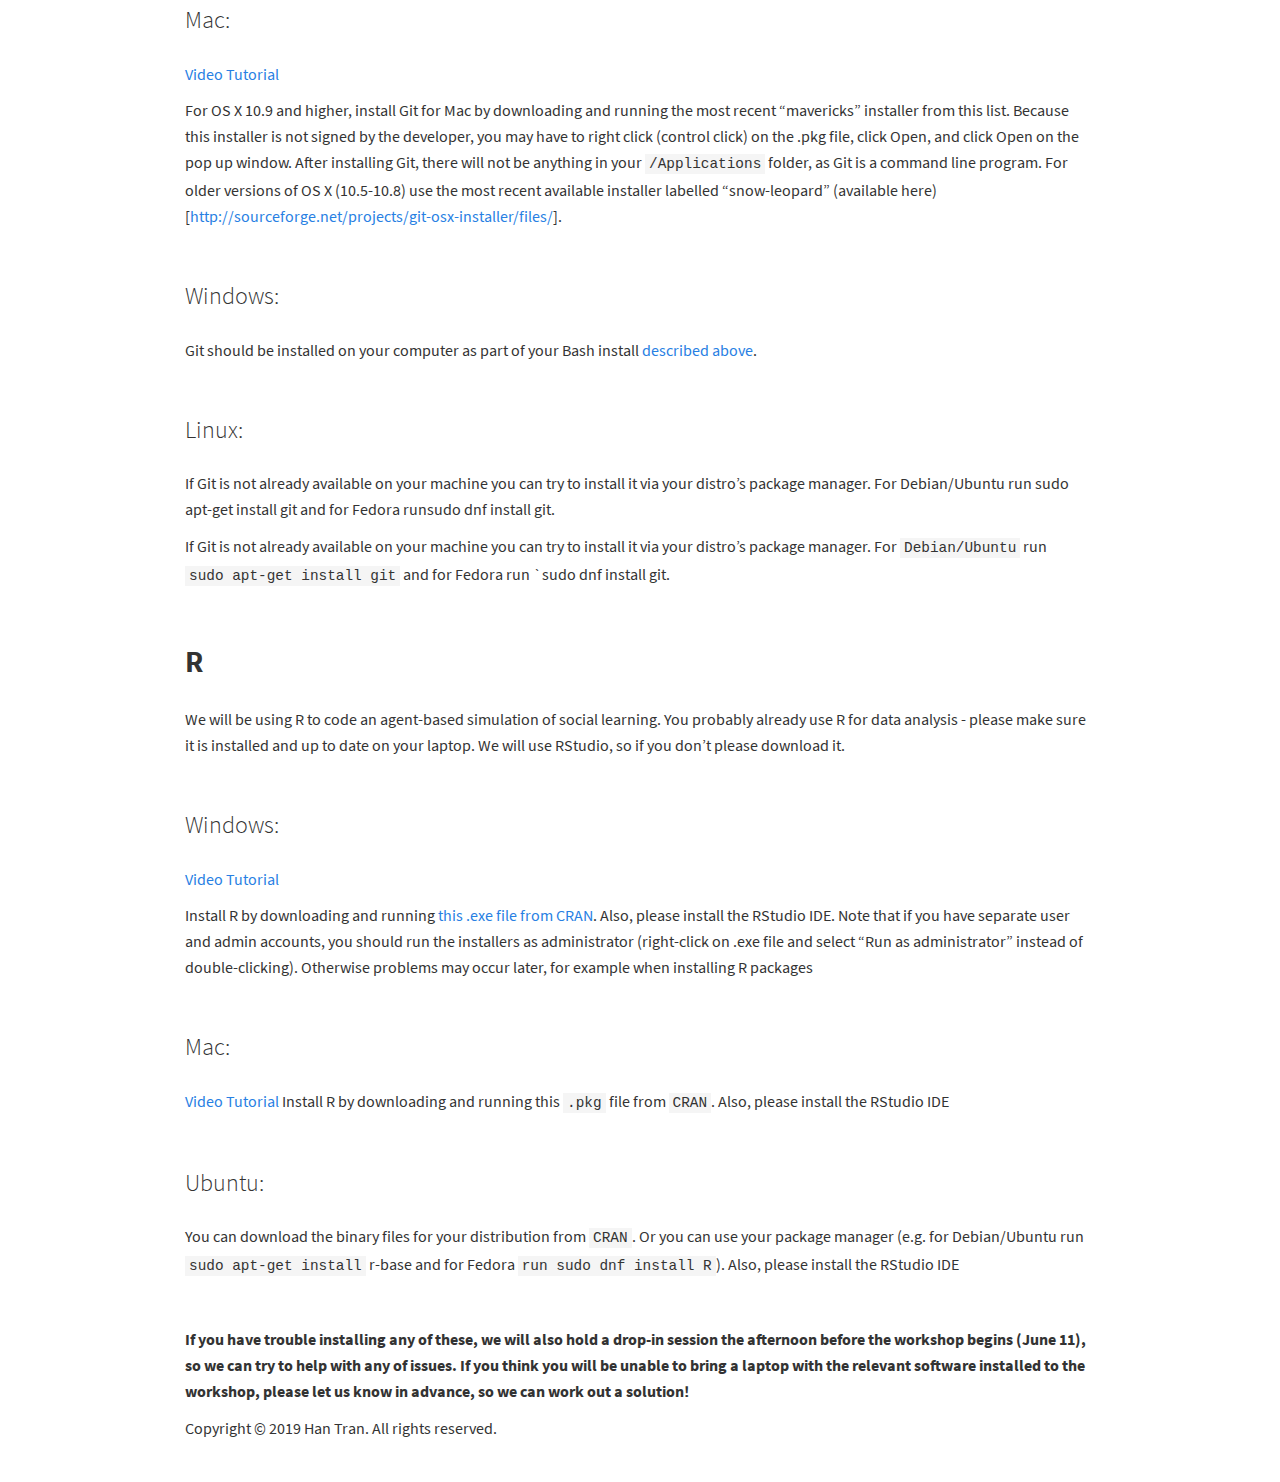
<file: docs/setup.html>
<!DOCTYPE html>

<html xmlns="http://www.w3.org/1999/xhtml">

<head>

<meta charset="utf-8" />
<meta http-equiv="Content-Type" content="text/html; charset=utf-8" />
<meta name="generator" content="pandoc" />




<title>Setup</title>

<script src="site_libs/jquery-1.11.3/jquery.min.js"></script>
<meta name="viewport" content="width=device-width, initial-scale=1" />
<link href="site_libs/bootstrap-3.3.5/css/cosmo.min.css" rel="stylesheet" />
<script src="site_libs/bootstrap-3.3.5/js/bootstrap.min.js"></script>
<script src="site_libs/bootstrap-3.3.5/shim/html5shiv.min.js"></script>
<script src="site_libs/bootstrap-3.3.5/shim/respond.min.js"></script>
<script src="site_libs/navigation-1.1/tabsets.js"></script>
<link href="site_libs/highlightjs-9.12.0/textmate.css" rel="stylesheet" />
<script src="site_libs/highlightjs-9.12.0/highlight.js"></script>
<link href="site_libs/font-awesome-5.1.0/css/all.css" rel="stylesheet" />
<link href="site_libs/font-awesome-5.1.0/css/v4-shims.css" rel="stylesheet" />

<style type="text/css">code{white-space: pre;}</style>
<style type="text/css">
  pre:not([class]) {
    background-color: white;
  }
</style>
<script type="text/javascript">
if (window.hljs) {
  hljs.configure({languages: []});
  hljs.initHighlightingOnLoad();
  if (document.readyState && document.readyState === "complete") {
    window.setTimeout(function() { hljs.initHighlighting(); }, 0);
  }
}
</script>



<style type="text/css">
h1 {
  font-size: 34px;
}
h1.title {
  font-size: 38px;
}
h2 {
  font-size: 30px;
}
h3 {
  font-size: 24px;
}
h4 {
  font-size: 18px;
}
h5 {
  font-size: 16px;
}
h6 {
  font-size: 12px;
}
.table th:not([align]) {
  text-align: left;
}
</style>

<link rel="stylesheet" href="mystyle.css" type="text/css" />



<style type = "text/css">
.main-container {
  max-width: 940px;
  margin-left: auto;
  margin-right: auto;
}
code {
  color: inherit;
  background-color: rgba(0, 0, 0, 0.04);
}
img {
  max-width:100%;
  height: auto;
}
.tabbed-pane {
  padding-top: 12px;
}
.html-widget {
  margin-bottom: 20px;
}
button.code-folding-btn:focus {
  outline: none;
}
summary {
  display: list-item;
}
</style>


<style type="text/css">
/* padding for bootstrap navbar */
body {
  padding-top: 51px;
  padding-bottom: 40px;
}
/* offset scroll position for anchor links (for fixed navbar)  */
.section h1 {
  padding-top: 56px;
  margin-top: -56px;
}
.section h2 {
  padding-top: 56px;
  margin-top: -56px;
}
.section h3 {
  padding-top: 56px;
  margin-top: -56px;
}
.section h4 {
  padding-top: 56px;
  margin-top: -56px;
}
.section h5 {
  padding-top: 56px;
  margin-top: -56px;
}
.section h6 {
  padding-top: 56px;
  margin-top: -56px;
}
.dropdown-submenu {
  position: relative;
}
.dropdown-submenu>.dropdown-menu {
  top: 0;
  left: 100%;
  margin-top: -6px;
  margin-left: -1px;
  border-radius: 0 6px 6px 6px;
}
.dropdown-submenu:hover>.dropdown-menu {
  display: block;
}
.dropdown-submenu>a:after {
  display: block;
  content: " ";
  float: right;
  width: 0;
  height: 0;
  border-color: transparent;
  border-style: solid;
  border-width: 5px 0 5px 5px;
  border-left-color: #cccccc;
  margin-top: 5px;
  margin-right: -10px;
}
.dropdown-submenu:hover>a:after {
  border-left-color: #ffffff;
}
.dropdown-submenu.pull-left {
  float: none;
}
.dropdown-submenu.pull-left>.dropdown-menu {
  left: -100%;
  margin-left: 10px;
  border-radius: 6px 0 6px 6px;
}
</style>

<script>
// manage active state of menu based on current page
$(document).ready(function () {
  // active menu anchor
  href = window.location.pathname
  href = href.substr(href.lastIndexOf('/') + 1)
  if (href === "")
    href = "index.html";
  var menuAnchor = $('a[href="' + href + '"]');

  // mark it active
  menuAnchor.parent().addClass('active');

  // if it's got a parent navbar menu mark it active as well
  menuAnchor.closest('li.dropdown').addClass('active');
});
</script>

<!-- tabsets -->

<style type="text/css">
.tabset-dropdown > .nav-tabs {
  display: inline-table;
  max-height: 500px;
  min-height: 44px;
  overflow-y: auto;
  background: white;
  border: 1px solid #ddd;
  border-radius: 4px;
}

.tabset-dropdown > .nav-tabs > li.active:before {
  content: "";
  font-family: 'Glyphicons Halflings';
  display: inline-block;
  padding: 10px;
  border-right: 1px solid #ddd;
}

.tabset-dropdown > .nav-tabs.nav-tabs-open > li.active:before {
  content: "&#xe258;";
  border: none;
}

.tabset-dropdown > .nav-tabs.nav-tabs-open:before {
  content: "";
  font-family: 'Glyphicons Halflings';
  display: inline-block;
  padding: 10px;
  border-right: 1px solid #ddd;
}

.tabset-dropdown > .nav-tabs > li.active {
  display: block;
}

.tabset-dropdown > .nav-tabs > li > a,
.tabset-dropdown > .nav-tabs > li > a:focus,
.tabset-dropdown > .nav-tabs > li > a:hover {
  border: none;
  display: inline-block;
  border-radius: 4px;
}

.tabset-dropdown > .nav-tabs.nav-tabs-open > li {
  display: block;
  float: none;
}

.tabset-dropdown > .nav-tabs > li {
  display: none;
}
</style>

<script>
$(document).ready(function () {
  window.buildTabsets("TOC");
});

$(document).ready(function () {
  $('.tabset-dropdown > .nav-tabs > li').click(function () {
    $(this).parent().toggleClass('nav-tabs-open')
  });
});
</script>

<!-- code folding -->




</head>

<body>


<div class="container-fluid main-container">




<div class="navbar navbar-default  navbar-fixed-top" role="navigation">
  <div class="container">
    <div class="navbar-header">
      <button type="button" class="navbar-toggle collapsed" data-toggle="collapse" data-target="#navbar">
        <span class="icon-bar"></span>
        <span class="icon-bar"></span>
        <span class="icon-bar"></span>
      </button>
      <a class="navbar-brand" href="index.html">ESLR Workshop 2019</a>
    </div>
    <div id="navbar" class="navbar-collapse collapse">
      <ul class="nav navbar-nav">
        <li>
  <a href="index.html">
    <span class="fa fa-home"></span>
     
    Home
  </a>
</li>
<li>
  <a href="setup.html">
    <span class="fa fa-laptop"></span>
     
    Setup
  </a>
</li>
<li>
  <a href="practical.html">
    <span class="fa fa-map"></span>
     
    Practical Information
  </a>
</li>
<li>
  <a href="us.html">
    <span class="fa fa-users"></span>
     
    Organizing Committee
  </a>
</li>
      </ul>
      <ul class="nav navbar-nav navbar-right">
        
      </ul>
    </div><!--/.nav-collapse -->
  </div><!--/.container -->
</div><!--/.navbar -->

<div class="fluid-row" id="header">



<h1 class="title toc-ignore">Setup</h1>

</div>


<p>To participate in the ESLR 2019 workshop, you will need a working laptop with a Mac, Linux or Windows operating system (no tablet/Chromebook, etc.), that you have administrative privileges on.</p>
<p>You will need to install or check that you have installed the following software packages:</p>
<p><br/></p>
<div id="the-bash-shell" class="section level2">
<h2><strong>The Bash Shell</strong></h2>
<div id="mac" class="section level3">
<h3>Mac:</h3>
<p>The default shell in all versions of macOS is Bash, so you do not need to install anything. You access Bash from the Terminal (found in <code>/Applications/Utilities</code>). Add it to your dock for the workshop, or access by typing “terminal” into the Spotlight.</p>
<p><br/></p>
</div>
<div id="windows" class="section level3">
<h3>Windows:</h3>
<p><a href="https://www.youtube.com/watch?v=339AEqk9c-8">Video Tutorial</a></p>
<ol style="list-style-type: decimal">
<li>Download the Git for Windows <a href="https://gitforwindows.org/">installer</a>.</li>
<li>Run the installer and follow the steps below:</li>
<li>Click on “Next” four times (two times if you’ve previously installed Git). You don’t need to change anything in the Information, location, components, and start menu screens.</li>
<li>Select “Use the nano editor by default” and click on “Next”.</li>
<li>Keep “Use Git from the Windows Command Prompt” selected and click on “Next”. If you forgot to do this programs that you need for the workshop will not work properly. If this happens rerun the installer and select the appropriate option.</li>
<li>Click on “Next”.</li>
<li>Keep “Checkout Windows-style, commit Unix-style line endings” selected and click on “Next”.</li>
<li>Select “Use Windows’ default console window” and click on “Next”.</li>
<li>Click on “Install”.</li>
<li>Click on “Finish”.</li>
<li>If your “HOME” environment variable is not set (or you don’t know what this is):</li>
<li>Open command prompt (Open Start Menu then type <code>cmd</code> and press [Enter])</li>
<li>Type the following line into the command prompt window exactly as shown: `setx HOME “%USERPROFILE%”</li>
<li>Press [Enter], you should see <code>SUCCESS: Specified value was saved.</code></li>
<li>Quit command prompt by typing exit then pressing [Enter] This will provide you with both Git and Bash in the Git Bash program.</li>
</ol>
<p><br/></p>
</div>
<div id="linux" class="section level3">
<h3>Linux:</h3>
<p>The default shell is usually Bash, but if your machine is set up differently you can run it by opening a terminal and typing `bash. There is no need to install anything.</p>
<p><br/></p>
</div>
</div>
<div id="git" class="section level2">
<h2><strong>Git</strong></h2>
<p>Git is a version control system that lets you track changes to files and has options for easily updating a shared or public version of your code on (github.com)[<a href="https://github.com/" class="uri">https://github.com/</a>]. You will need a supported web browser.</p>
<p>We will be using this to develop skills on managing your files.</p>
<p>You will need an account at (github.com)[<a href="https://github.com/" class="uri">https://github.com/</a>] for parts of the Git lesson. Basic GitHub accounts are free. Create a GitHub account if you don’t have one already. Please consider what personal information you’d like to reveal. For example, you may want to review these (instructions for keeping your email address private provided at GitHub)[<a href="https://help.github.com/en/articles/setting-your-commit-email-address-on-github" class="uri">https://help.github.com/en/articles/setting-your-commit-email-address-on-github</a>].</p>
<p><br/></p>
<div id="mac-1" class="section level3">
<h3>Mac:</h3>
<p><a href="https://www.youtube.com/watch?v=9LQhwETCdwY">Video Tutorial</a></p>
<p>For OS X 10.9 and higher, install Git for Mac by downloading and running the most recent “mavericks” installer from this list. Because this installer is not signed by the developer, you may have to right click (control click) on the .pkg file, click Open, and click Open on the pop up window. After installing Git, there will not be anything in your <code>/Applications</code> folder, as Git is a command line program. For older versions of OS X (10.5-10.8) use the most recent available installer labelled “snow-leopard” (available here)[<a href="http://sourceforge.net/projects/git-osx-installer/files/" class="uri">http://sourceforge.net/projects/git-osx-installer/files/</a>].</p>
<p><br/></p>
</div>
<div id="windows-1" class="section level3">
<h3>Windows:</h3>
<p>Git should be installed on your computer as part of your Bash install <a href="http://sourceforge.net/projects/git-osx-installer/files/">described above</a>.</p>
<p><br/></p>
</div>
<div id="linux-1" class="section level3">
<h3>Linux:</h3>
<p>If Git is not already available on your machine you can try to install it via your distro’s package manager. For Debian/Ubuntu run sudo apt-get install git and for Fedora runsudo dnf install git.</p>
<p>If Git is not already available on your machine you can try to install it via your distro’s package manager. For <code>Debian/Ubuntu</code> run <code>sudo apt-get install git</code> and for Fedora run `sudo dnf install git.</p>
<p><br/></p>
</div>
</div>
<div id="r" class="section level2">
<h2><strong>R</strong></h2>
<p>We will be using R to code an agent-based simulation of social learning. You probably already use R for data analysis - please make sure it is installed and up to date on your laptop. We will use RStudio, so if you don’t please download it.</p>
<p><br/></p>
<div id="windows-2" class="section level3">
<h3>Windows:</h3>
<p><a href="https://www.youtube.com/watch?v=q0PjTAylwoU">Video Tutorial</a></p>
<p>Install R by downloading and running <a href="https://cran.r-project.org/bin/windows/base/release.htm">this .exe file from CRAN</a>. Also, please install the RStudio IDE. Note that if you have separate user and admin accounts, you should run the installers as administrator (right-click on .exe file and select “Run as administrator” instead of double-clicking). Otherwise problems may occur later, for example when installing R packages</p>
<p><br/></p>
</div>
<div id="mac-2" class="section level3">
<h3>Mac:</h3>
<p><a href="https://www.youtube.com/watch?v=5-ly3kyxwEg">Video Tutorial</a> Install R by downloading and running this <code>.pkg</code> file from <code>CRAN</code>. Also, please install the RStudio IDE</p>
<p><br/></p>
</div>
<div id="ubuntu" class="section level3">
<h3>Ubuntu:</h3>
<p>You can download the binary files for your distribution from <code>CRAN</code>. Or you can use your package manager (e.g. for Debian/Ubuntu run <code>sudo apt-get install</code> r-base and for Fedora <code>run sudo dnf install R</code>). Also, please install the RStudio IDE</p>
<p><br/></p>
<p><strong>If you have trouble installing any of these, we will also hold a drop-in session the afternoon before the workshop begins (June 11), so we can try to help with any of issues. If you think you will be unable to bring a laptop with the relevant software installed to the workshop, please let us know in advance, so we can work out a solution!</strong></p>
</div>
</div>

<p>Copyright &copy; 2019 Han Tran. All rights reserved.</p>



</div>

<script>

// add bootstrap table styles to pandoc tables
function bootstrapStylePandocTables() {
  $('tr.header').parent('thead').parent('table').addClass('table table-condensed');
}
$(document).ready(function () {
  bootstrapStylePandocTables();
});


</script>

<!-- dynamically load mathjax for compatibility with self-contained -->
<script>
  (function () {
    var script = document.createElement("script");
    script.type = "text/javascript";
    script.src  = "https://mathjax.rstudio.com/latest/MathJax.js?config=TeX-AMS-MML_HTMLorMML";
    document.getElementsByTagName("head")[0].appendChild(script);
  })();
</script>

</body>
</html>
</file>
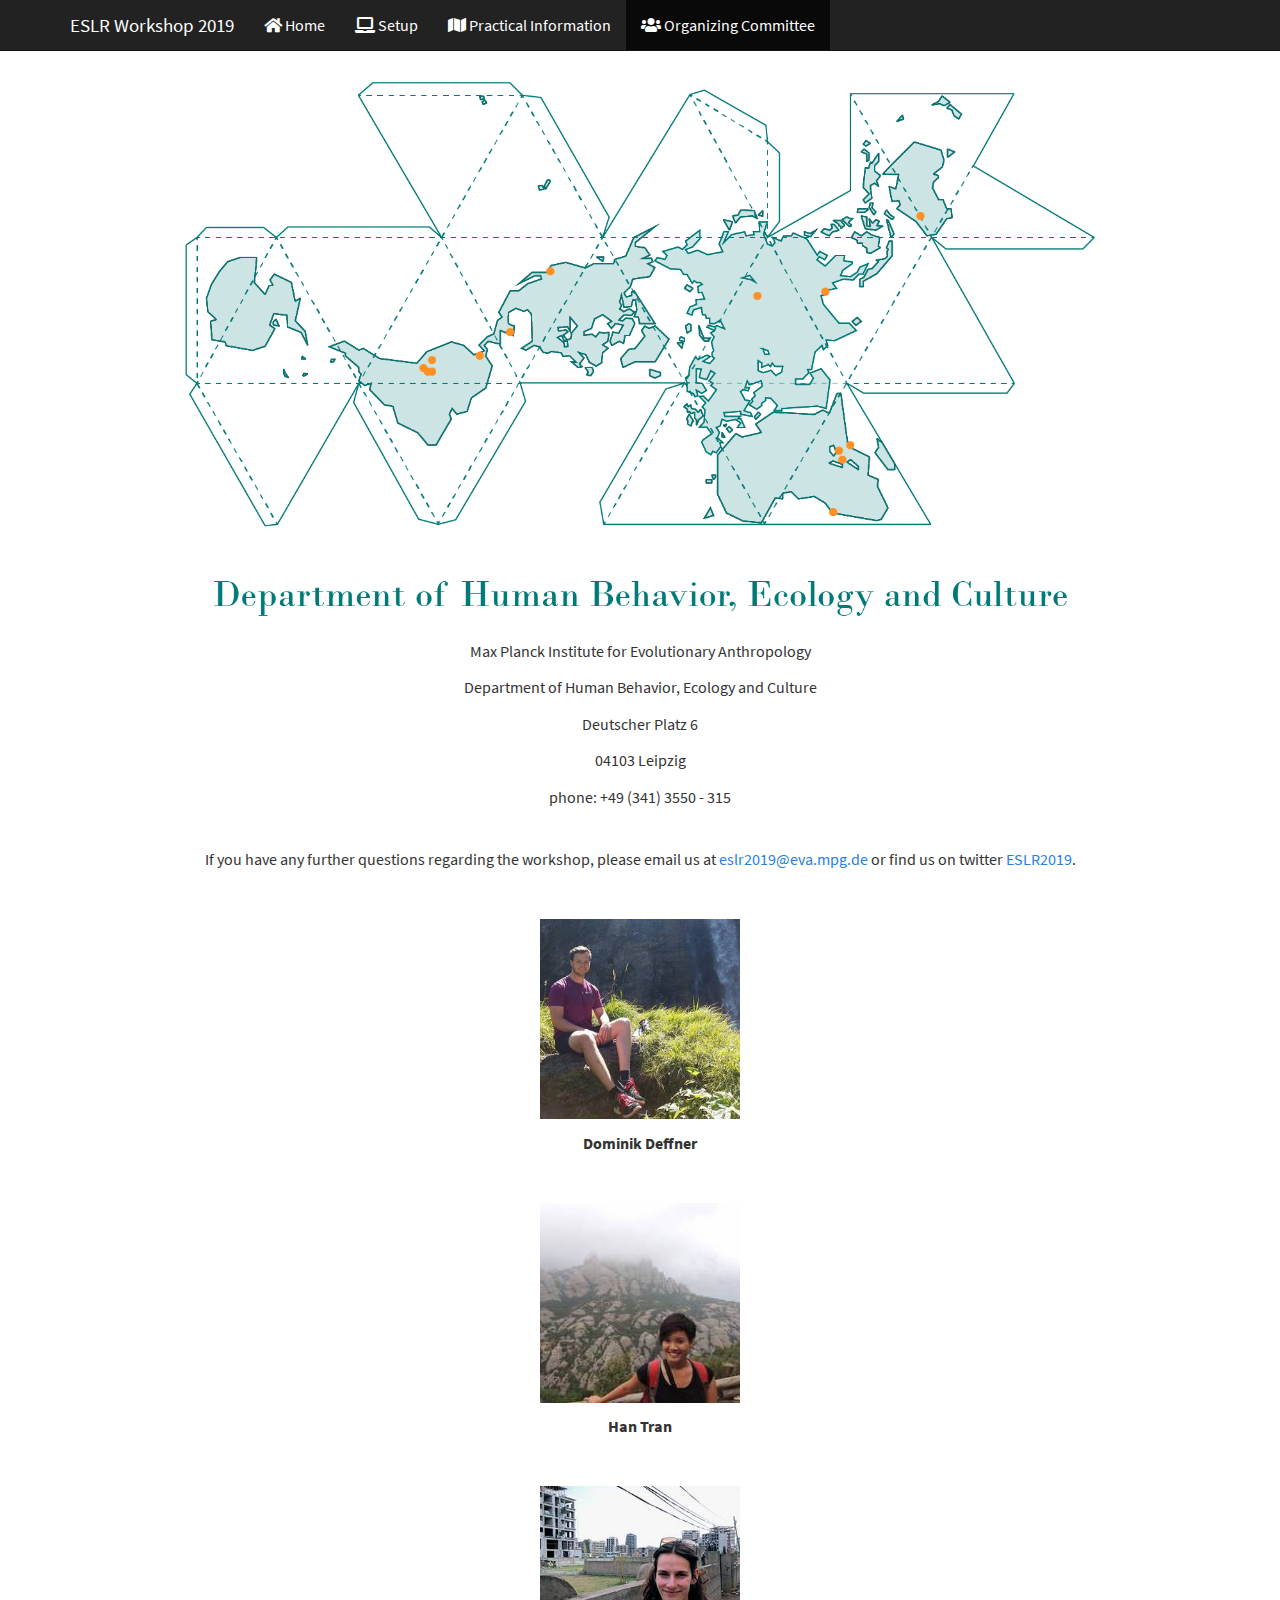
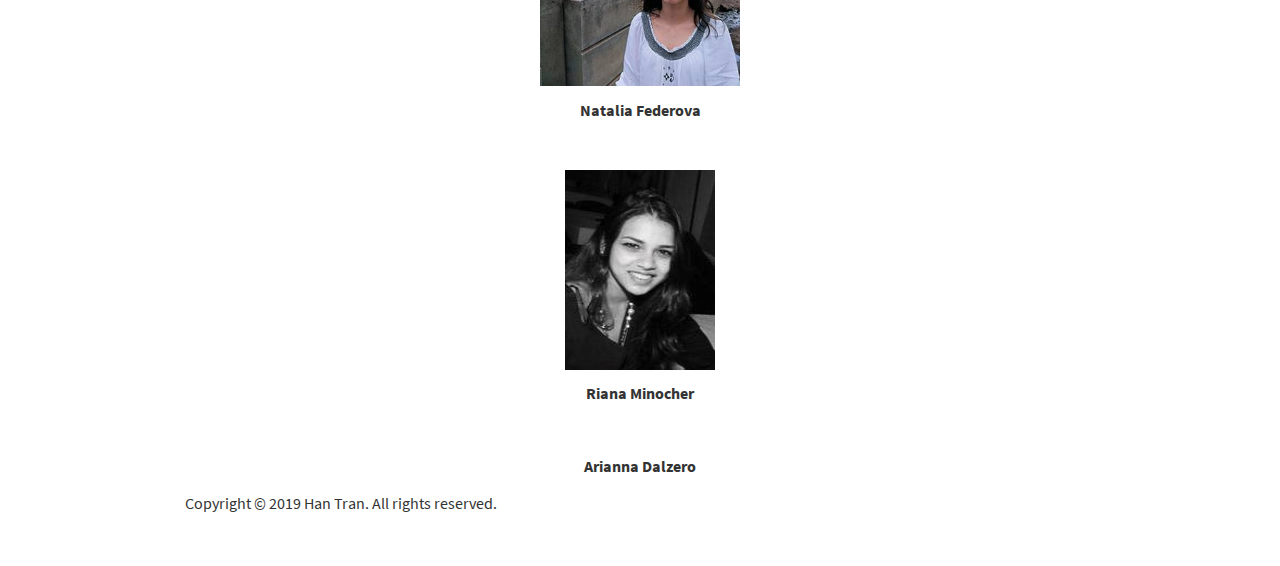
<file: docs/us.html>
<!DOCTYPE html>

<html xmlns="http://www.w3.org/1999/xhtml">

<head>

<meta charset="utf-8" />
<meta http-equiv="Content-Type" content="text/html; charset=utf-8" />
<meta name="generator" content="pandoc" />




<title>us.utf8</title>

<script src="site_libs/jquery-1.11.3/jquery.min.js"></script>
<meta name="viewport" content="width=device-width, initial-scale=1" />
<link href="site_libs/bootstrap-3.3.5/css/cosmo.min.css" rel="stylesheet" />
<script src="site_libs/bootstrap-3.3.5/js/bootstrap.min.js"></script>
<script src="site_libs/bootstrap-3.3.5/shim/html5shiv.min.js"></script>
<script src="site_libs/bootstrap-3.3.5/shim/respond.min.js"></script>
<script src="site_libs/navigation-1.1/tabsets.js"></script>
<link href="site_libs/highlightjs-9.12.0/textmate.css" rel="stylesheet" />
<script src="site_libs/highlightjs-9.12.0/highlight.js"></script>
<link href="site_libs/font-awesome-5.1.0/css/all.css" rel="stylesheet" />
<link href="site_libs/font-awesome-5.1.0/css/v4-shims.css" rel="stylesheet" />

<style type="text/css">code{white-space: pre;}</style>
<style type="text/css">
  pre:not([class]) {
    background-color: white;
  }
</style>
<script type="text/javascript">
if (window.hljs) {
  hljs.configure({languages: []});
  hljs.initHighlightingOnLoad();
  if (document.readyState && document.readyState === "complete") {
    window.setTimeout(function() { hljs.initHighlighting(); }, 0);
  }
}
</script>



<style type="text/css">
h1 {
  font-size: 34px;
}
h1.title {
  font-size: 38px;
}
h2 {
  font-size: 30px;
}
h3 {
  font-size: 24px;
}
h4 {
  font-size: 18px;
}
h5 {
  font-size: 16px;
}
h6 {
  font-size: 12px;
}
.table th:not([align]) {
  text-align: left;
}
</style>

<link rel="stylesheet" href="mystyle.css" type="text/css" />



<style type = "text/css">
.main-container {
  max-width: 940px;
  margin-left: auto;
  margin-right: auto;
}
code {
  color: inherit;
  background-color: rgba(0, 0, 0, 0.04);
}
img {
  max-width:100%;
  height: auto;
}
.tabbed-pane {
  padding-top: 12px;
}
.html-widget {
  margin-bottom: 20px;
}
button.code-folding-btn:focus {
  outline: none;
}
summary {
  display: list-item;
}
</style>


<style type="text/css">
/* padding for bootstrap navbar */
body {
  padding-top: 51px;
  padding-bottom: 40px;
}
/* offset scroll position for anchor links (for fixed navbar)  */
.section h1 {
  padding-top: 56px;
  margin-top: -56px;
}
.section h2 {
  padding-top: 56px;
  margin-top: -56px;
}
.section h3 {
  padding-top: 56px;
  margin-top: -56px;
}
.section h4 {
  padding-top: 56px;
  margin-top: -56px;
}
.section h5 {
  padding-top: 56px;
  margin-top: -56px;
}
.section h6 {
  padding-top: 56px;
  margin-top: -56px;
}
.dropdown-submenu {
  position: relative;
}
.dropdown-submenu>.dropdown-menu {
  top: 0;
  left: 100%;
  margin-top: -6px;
  margin-left: -1px;
  border-radius: 0 6px 6px 6px;
}
.dropdown-submenu:hover>.dropdown-menu {
  display: block;
}
.dropdown-submenu>a:after {
  display: block;
  content: " ";
  float: right;
  width: 0;
  height: 0;
  border-color: transparent;
  border-style: solid;
  border-width: 5px 0 5px 5px;
  border-left-color: #cccccc;
  margin-top: 5px;
  margin-right: -10px;
}
.dropdown-submenu:hover>a:after {
  border-left-color: #ffffff;
}
.dropdown-submenu.pull-left {
  float: none;
}
.dropdown-submenu.pull-left>.dropdown-menu {
  left: -100%;
  margin-left: 10px;
  border-radius: 6px 0 6px 6px;
}
</style>

<script>
// manage active state of menu based on current page
$(document).ready(function () {
  // active menu anchor
  href = window.location.pathname
  href = href.substr(href.lastIndexOf('/') + 1)
  if (href === "")
    href = "index.html";
  var menuAnchor = $('a[href="' + href + '"]');

  // mark it active
  menuAnchor.parent().addClass('active');

  // if it's got a parent navbar menu mark it active as well
  menuAnchor.closest('li.dropdown').addClass('active');
});
</script>

<!-- tabsets -->

<style type="text/css">
.tabset-dropdown > .nav-tabs {
  display: inline-table;
  max-height: 500px;
  min-height: 44px;
  overflow-y: auto;
  background: white;
  border: 1px solid #ddd;
  border-radius: 4px;
}

.tabset-dropdown > .nav-tabs > li.active:before {
  content: "";
  font-family: 'Glyphicons Halflings';
  display: inline-block;
  padding: 10px;
  border-right: 1px solid #ddd;
}

.tabset-dropdown > .nav-tabs.nav-tabs-open > li.active:before {
  content: "&#xe258;";
  border: none;
}

.tabset-dropdown > .nav-tabs.nav-tabs-open:before {
  content: "";
  font-family: 'Glyphicons Halflings';
  display: inline-block;
  padding: 10px;
  border-right: 1px solid #ddd;
}

.tabset-dropdown > .nav-tabs > li.active {
  display: block;
}

.tabset-dropdown > .nav-tabs > li > a,
.tabset-dropdown > .nav-tabs > li > a:focus,
.tabset-dropdown > .nav-tabs > li > a:hover {
  border: none;
  display: inline-block;
  border-radius: 4px;
}

.tabset-dropdown > .nav-tabs.nav-tabs-open > li {
  display: block;
  float: none;
}

.tabset-dropdown > .nav-tabs > li {
  display: none;
}
</style>

<script>
$(document).ready(function () {
  window.buildTabsets("TOC");
});

$(document).ready(function () {
  $('.tabset-dropdown > .nav-tabs > li').click(function () {
    $(this).parent().toggleClass('nav-tabs-open')
  });
});
</script>

<!-- code folding -->




</head>

<body>


<div class="container-fluid main-container">




<div class="navbar navbar-default  navbar-fixed-top" role="navigation">
  <div class="container">
    <div class="navbar-header">
      <button type="button" class="navbar-toggle collapsed" data-toggle="collapse" data-target="#navbar">
        <span class="icon-bar"></span>
        <span class="icon-bar"></span>
        <span class="icon-bar"></span>
      </button>
      <a class="navbar-brand" href="index.html">ESLR Workshop 2019</a>
    </div>
    <div id="navbar" class="navbar-collapse collapse">
      <ul class="nav navbar-nav">
        <li>
  <a href="index.html">
    <span class="fa fa-home"></span>
     
    Home
  </a>
</li>
<li>
  <a href="setup.html">
    <span class="fa fa-laptop"></span>
     
    Setup
  </a>
</li>
<li>
  <a href="practical.html">
    <span class="fa fa-map"></span>
     
    Practical Information
  </a>
</li>
<li>
  <a href="us.html">
    <span class="fa fa-users"></span>
     
    Organizing Committee
  </a>
</li>
      </ul>
      <ul class="nav navbar-nav navbar-right">
        
      </ul>
    </div><!--/.nav-collapse -->
  </div><!--/.container -->
</div><!--/.navbar -->

<div class="fluid-row" id="header">



<h1 class="title toc-ignore"><img src="images/Map_Ecology2.png" style="position:center;top:0px;right:0px;" /></h1>

</div>


<center>
<p>Max Planck Institute for Evolutionary Anthropology</p>
<p>Department of Human Behavior, Ecology and Culture</p>
<p>Deutscher Platz 6</p>
<p>04103 Leipzig</p>
<p>phone: +49 (341) 3550 - 315</p>
<p><br> If you have any further questions regarding the workshop, please email us at <a href="mailto:eslr2019@eva.mpg.de" class="email">eslr2019@eva.mpg.de</a> or find us on twitter <a href="https://twitter.com/ESLR2019">ESLR2019</a>.</p>
</center>
<p><br></p>
<center>
<p><a href="https://www.eva.mpg.de/ecology/staff/dominik-deffner/index.html"> <img src="images/dominik.png" alt="dominik" style="width:200px;height:200px;border:0;"> </a></p>
<p><strong>Dominik Deffner</strong></p>
<p><br></p>
<p><a href="https://www.eva.mpg.de/ecology/staff/han-tran/index.html"> <img src="images/han.jpeg" alt="han" style="width:200px;height:200px;border:0;"> </a></p>
<p><strong>Han Tran</strong></p>
<p><br></p>
<p><a href="https://www.eva.mpg.de/ecology/staff/natalia-fedorova/index.html"> <img src="images/natalia.png" alt="natalia" style="width:200px;height:200px;border:0;"> </a></p>
<p><strong>Natalia Federova</strong></p>
<p><br></p>
<p><a href="https://www.eva.mpg.de/ecology/staff/riana-minocher/index.html"> <img src="images/riana.png" alt="riana" style="width:150px;height:200px;border:0;"> </a></p>
<p><strong>Riana Minocher</strong></p>
<p><br></p>
<p><strong>Arianna Dalzero</strong></p>
</center>

<p>Copyright &copy; 2019 Han Tran. All rights reserved.</p>



</div>

<script>

// add bootstrap table styles to pandoc tables
function bootstrapStylePandocTables() {
  $('tr.header').parent('thead').parent('table').addClass('table table-condensed');
}
$(document).ready(function () {
  bootstrapStylePandocTables();
});


</script>

<!-- dynamically load mathjax for compatibility with self-contained -->
<script>
  (function () {
    var script = document.createElement("script");
    script.type = "text/javascript";
    script.src  = "https://mathjax.rstudio.com/latest/MathJax.js?config=TeX-AMS-MML_HTMLorMML";
    document.getElementsByTagName("head")[0].appendChild(script);
  })();
</script>

</body>
</html>
</file>
<file: docs/site_libs/highlightjs-9.12.0/textmate.css>
.hljs-literal {
  color: rgb(88, 72, 246);
}

.hljs-number {
  color: rgb(0, 0, 205);
}

.hljs-comment {
  color: rgb(76, 136, 107);
}

.hljs-keyword {
  color: rgb(0, 0, 255);
}

.hljs-string {
  color: rgb(3, 106, 7);
}
</file>
<file: docs/mystyle.css>
h1{
  padding-top: 10px;
  padding-bottom: 10px;
  line-height: 60px;
}
h2{
  padding-top: 10px;
  padding-bottom: 10px;
  line-height: 50px;
}
h3{
  padding-top: 10px;
  padding-bottom: 10px;
  line-height: 40px;
}

body{
  font-size: 16px;
  line-height: 26px;
}

blockquote{
  background-color: #ecf0f1;
  padding: 20px;
  border: 0;
  border-radius: 5px;
}
</file>
<file: docs/site_libs/bootstrap-3.3.5/css/cosmo.min.css>
@font-face {
  font-family: 'Source Sans Pro';
  font-style: normal;
  font-weight: 300;
  src: url(fonts/SourceSansProLight.ttf) format('truetype');
}
@font-face {
  font-family: 'Source Sans Pro';
  font-style: normal;
  font-weight: 400;
  src: url(fonts/SourceSansPro.ttf) format('truetype');
}
@font-face {
  font-family: 'Source Sans Pro';
  font-style: normal;
  font-weight: 700;
  src: url(fonts/SourceSansProBold.ttf) format('truetype');
}

/*!
 * bootswatch v3.3.6
 * Homepage: http://bootswatch.com
 * Copyright 2012-2015 Thomas Park
 * Licensed under MIT
 * Based on Bootstrap
*//*!
 * Bootstrap v3.3.6 (http://getbootstrap.com)
 * Copyright 2011-2015 Twitter, Inc.
 * Licensed under MIT (https://github.com/twbs/bootstrap/blob/master/LICENSE)
 *//*! normalize.css v3.0.3 | MIT License | github.com/necolas/normalize.css */html{font-family:sans-serif;-ms-text-size-adjust:100%;-webkit-text-size-adjust:100%}body{margin:0}article,aside,details,figcaption,figure,footer,header,hgroup,main,menu,nav,section,summary{display:block}audio,canvas,progress,video{display:inline-block;vertical-align:baseline}audio:not([controls]){display:none;height:0}[hidden],template{display:none}a{background-color:transparent}a:active,a:hover{outline:0}abbr[title]{border-bottom:1px dotted}b,strong{font-weight:bold}dfn{font-style:italic}h1{font-size:2em;margin:0.67em 0}mark{background:#ff0;color:#000}small{font-size:80%}sub,sup{font-size:75%;line-height:0;position:relative;vertical-align:baseline}sup{top:-0.5em}sub{bottom:-0.25em}img{border:0}svg:not(:root){overflow:hidden}figure{margin:1em 40px}hr{-webkit-box-sizing:content-box;-moz-box-sizing:content-box;box-sizing:content-box;height:0}pre{overflow:auto}code,kbd,pre,samp{font-family:monospace, monospace;font-size:1em}button,input,optgroup,select,textarea{color:inherit;font:inherit;margin:0}button{overflow:visible}button,select{text-transform:none}button,html input[type="button"],input[type="reset"],input[type="submit"]{-webkit-appearance:button;cursor:pointer}button[disabled],html input[disabled]{cursor:default}button::-moz-focus-inner,input::-moz-focus-inner{border:0;padding:0}input{line-height:normal}input[type="checkbox"],input[type="radio"]{-webkit-box-sizing:border-box;-moz-box-sizing:border-box;box-sizing:border-box;padding:0}input[type="number"]::-webkit-inner-spin-button,input[type="number"]::-webkit-outer-spin-button{height:auto}input[type="search"]{-webkit-appearance:textfield;-webkit-box-sizing:content-box;-moz-box-sizing:content-box;box-sizing:content-box}input[type="search"]::-webkit-search-cancel-button,input[type="search"]::-webkit-search-decoration{-webkit-appearance:none}fieldset{border:1px solid #c0c0c0;margin:0 2px;padding:0.35em 0.625em 0.75em}legend{border:0;padding:0}textarea{overflow:auto}optgroup{font-weight:bold}table{border-collapse:collapse;border-spacing:0}td,th{padding:0}/*! Source: https://github.com/h5bp/html5-boilerplate/blob/master/src/css/main.css */@media print{*,*:before,*:after{background:transparent !important;color:#000 !important;-webkit-box-shadow:none !important;box-shadow:none !important;text-shadow:none !important}a,a:visited{text-decoration:underline}a[href]:after{content:" (" attr(href) ")"}abbr[title]:after{content:" (" attr(title) ")"}a[href^="#"]:after,a[href^="javascript:"]:after{content:""}pre,blockquote{border:1px solid #999;page-break-inside:avoid}thead{display:table-header-group}tr,img{page-break-inside:avoid}img{max-width:100% !important}p,h2,h3{orphans:3;widows:3}h2,h3{page-break-after:avoid}.navbar{display:none}.btn>.caret,.dropup>.btn>.caret{border-top-color:#000 !important}.label{border:1px solid #000}.table{border-collapse:collapse !important}.table td,.table th{background-color:#fff !important}.table-bordered th,.table-bordered td{border:1px solid #ddd !important}}@font-face{font-family:'Glyphicons Halflings';src:url('../fonts/glyphicons-halflings-regular.eot');src:url('../fonts/glyphicons-halflings-regular.eot?#iefix') format('embedded-opentype'),url('../fonts/glyphicons-halflings-regular.woff') format('woff'),url('../fonts/glyphicons-halflings-regular.ttf') format('truetype'),url('../fonts/glyphicons-halflings-regular.svg#glyphicons_halflingsregular') format('svg')}.glyphicon{position:relative;top:1px;display:inline-block;font-family:'Glyphicons Halflings';font-style:normal;font-weight:normal;line-height:1;-webkit-font-smoothing:antialiased;-moz-osx-font-smoothing:grayscale}.glyphicon-asterisk:before{content:"\002a"}.glyphicon-plus:before{content:"\002b"}.glyphicon-euro:before,.glyphicon-eur:before{content:"\20ac"}.glyphicon-minus:before{content:"\2212"}.glyphicon-cloud:before{content:"\2601"}.glyphicon-envelope:before{content:"\2709"}.glyphicon-pencil:before{content:"\270f"}.glyphicon-glass:before{content:"\e001"}.glyphicon-music:before{content:"\e002"}.glyphicon-search:before{content:"\e003"}.glyphicon-heart:before{content:"\e005"}.glyphicon-star:before{content:"\e006"}.glyphicon-star-empty:before{content:"\e007"}.glyphicon-user:before{content:"\e008"}.glyphicon-film:before{content:"\e009"}.glyphicon-th-large:before{content:"\e010"}.glyphicon-th:before{content:"\e011"}.glyphicon-th-list:before{content:"\e012"}.glyphicon-ok:before{content:"\e013"}.glyphicon-remove:before{content:"\e014"}.glyphicon-zoom-in:before{content:"\e015"}.glyphicon-zoom-out:before{content:"\e016"}.glyphicon-off:before{content:"\e017"}.glyphicon-signal:before{content:"\e018"}.glyphicon-cog:before{content:"\e019"}.glyphicon-trash:before{content:"\e020"}.glyphicon-home:before{content:"\e021"}.glyphicon-file:before{content:"\e022"}.glyphicon-time:before{content:"\e023"}.glyphicon-road:before{content:"\e024"}.glyphicon-download-alt:before{content:"\e025"}.glyphicon-download:before{content:"\e026"}.glyphicon-upload:before{content:"\e027"}.glyphicon-inbox:before{content:"\e028"}.glyphicon-play-circle:before{content:"\e029"}.glyphicon-repeat:before{content:"\e030"}.glyphicon-refresh:before{content:"\e031"}.glyphicon-list-alt:before{content:"\e032"}.glyphicon-lock:before{content:"\e033"}.glyphicon-flag:before{content:"\e034"}.glyphicon-headphones:before{content:"\e035"}.glyphicon-volume-off:before{content:"\e036"}.glyphicon-volume-down:before{content:"\e037"}.glyphicon-volume-up:before{content:"\e038"}.glyphicon-qrcode:before{content:"\e039"}.glyphicon-barcode:before{content:"\e040"}.glyphicon-tag:before{content:"\e041"}.glyphicon-tags:before{content:"\e042"}.glyphicon-book:before{content:"\e043"}.glyphicon-bookmark:before{content:"\e044"}.glyphicon-print:before{content:"\e045"}.glyphicon-camera:before{content:"\e046"}.glyphicon-font:before{content:"\e047"}.glyphicon-bold:before{content:"\e048"}.glyphicon-italic:before{content:"\e049"}.glyphicon-text-height:before{content:"\e050"}.glyphicon-text-width:before{content:"\e051"}.glyphicon-align-left:before{content:"\e052"}.glyphicon-align-center:before{content:"\e053"}.glyphicon-align-right:before{content:"\e054"}.glyphicon-align-justify:before{content:"\e055"}.glyphicon-list:before{content:"\e056"}.glyphicon-indent-left:before{content:"\e057"}.glyphicon-indent-right:before{content:"\e058"}.glyphicon-facetime-video:before{content:"\e059"}.glyphicon-picture:before{content:"\e060"}.glyphicon-map-marker:before{content:"\e062"}.glyphicon-adjust:before{content:"\e063"}.glyphicon-tint:before{content:"\e064"}.glyphicon-edit:before{content:"\e065"}.glyphicon-share:before{content:"\e066"}.glyphicon-check:before{content:"\e067"}.glyphicon-move:before{content:"\e068"}.glyphicon-step-backward:before{content:"\e069"}.glyphicon-fast-backward:before{content:"\e070"}.glyphicon-backward:before{content:"\e071"}.glyphicon-play:before{content:"\e072"}.glyphicon-pause:before{content:"\e073"}.glyphicon-stop:before{content:"\e074"}.glyphicon-forward:before{content:"\e075"}.glyphicon-fast-forward:before{content:"\e076"}.glyphicon-step-forward:before{content:"\e077"}.glyphicon-eject:before{content:"\e078"}.glyphicon-chevron-left:before{content:"\e079"}.glyphicon-chevron-right:before{content:"\e080"}.glyphicon-plus-sign:before{content:"\e081"}.glyphicon-minus-sign:before{content:"\e082"}.glyphicon-remove-sign:before{content:"\e083"}.glyphicon-ok-sign:before{content:"\e084"}.glyphicon-question-sign:before{content:"\e085"}.glyphicon-info-sign:before{content:"\e086"}.glyphicon-screenshot:before{content:"\e087"}.glyphicon-remove-circle:before{content:"\e088"}.glyphicon-ok-circle:before{content:"\e089"}.glyphicon-ban-circle:before{content:"\e090"}.glyphicon-arrow-left:before{content:"\e091"}.glyphicon-arrow-right:before{content:"\e092"}.glyphicon-arrow-up:before{content:"\e093"}.glyphicon-arrow-down:before{content:"\e094"}.glyphicon-share-alt:before{content:"\e095"}.glyphicon-resize-full:before{content:"\e096"}.glyphicon-resize-small:before{content:"\e097"}.glyphicon-exclamation-sign:before{content:"\e101"}.glyphicon-gift:before{content:"\e102"}.glyphicon-leaf:before{content:"\e103"}.glyphicon-fire:before{content:"\e104"}.glyphicon-eye-open:before{content:"\e105"}.glyphicon-eye-close:before{content:"\e106"}.glyphicon-warning-sign:before{content:"\e107"}.glyphicon-plane:before{content:"\e108"}.glyphicon-calendar:before{content:"\e109"}.glyphicon-random:before{content:"\e110"}.glyphicon-comment:before{content:"\e111"}.glyphicon-magnet:before{content:"\e112"}.glyphicon-chevron-up:before{content:"\e113"}.glyphicon-chevron-down:before{content:"\e114"}.glyphicon-retweet:before{content:"\e115"}.glyphicon-shopping-cart:before{content:"\e116"}.glyphicon-folder-close:before{content:"\e117"}.glyphicon-folder-open:before{content:"\e118"}.glyphicon-resize-vertical:before{content:"\e119"}.glyphicon-resize-horizontal:before{content:"\e120"}.glyphicon-hdd:before{content:"\e121"}.glyphicon-bullhorn:before{content:"\e122"}.glyphicon-bell:before{content:"\e123"}.glyphicon-certificate:before{content:"\e124"}.glyphicon-thumbs-up:before{content:"\e125"}.glyphicon-thumbs-down:before{content:"\e126"}.glyphicon-hand-right:before{content:"\e127"}.glyphicon-hand-left:before{content:"\e128"}.glyphicon-hand-up:before{content:"\e129"}.glyphicon-hand-down:before{content:"\e130"}.glyphicon-circle-arrow-right:before{content:"\e131"}.glyphicon-circle-arrow-left:before{content:"\e132"}.glyphicon-circle-arrow-up:before{content:"\e133"}.glyphicon-circle-arrow-down:before{content:"\e134"}.glyphicon-globe:before{content:"\e135"}.glyphicon-wrench:before{content:"\e136"}.glyphicon-tasks:before{content:"\e137"}.glyphicon-filter:before{content:"\e138"}.glyphicon-briefcase:before{content:"\e139"}.glyphicon-fullscreen:before{content:"\e140"}.glyphicon-dashboard:before{content:"\e141"}.glyphicon-paperclip:before{content:"\e142"}.glyphicon-heart-empty:before{content:"\e143"}.glyphicon-link:before{content:"\e144"}.glyphicon-phone:before{content:"\e145"}.glyphicon-pushpin:before{content:"\e146"}.glyphicon-usd:before{content:"\e148"}.glyphicon-gbp:before{content:"\e149"}.glyphicon-sort:before{content:"\e150"}.glyphicon-sort-by-alphabet:before{content:"\e151"}.glyphicon-sort-by-alphabet-alt:before{content:"\e152"}.glyphicon-sort-by-order:before{content:"\e153"}.glyphicon-sort-by-order-alt:before{content:"\e154"}.glyphicon-sort-by-attributes:before{content:"\e155"}.glyphicon-sort-by-attributes-alt:before{content:"\e156"}.glyphicon-unchecked:before{content:"\e157"}.glyphicon-expand:before{content:"\e158"}.glyphicon-collapse-down:before{content:"\e159"}.glyphicon-collapse-up:before{content:"\e160"}.glyphicon-log-in:before{content:"\e161"}.glyphicon-flash:before{content:"\e162"}.glyphicon-log-out:before{content:"\e163"}.glyphicon-new-window:before{content:"\e164"}.glyphicon-record:before{content:"\e165"}.glyphicon-save:before{content:"\e166"}.glyphicon-open:before{content:"\e167"}.glyphicon-saved:before{content:"\e168"}.glyphicon-import:before{content:"\e169"}.glyphicon-export:before{content:"\e170"}.glyphicon-send:before{content:"\e171"}.glyphicon-floppy-disk:before{content:"\e172"}.glyphicon-floppy-saved:before{content:"\e173"}.glyphicon-floppy-remove:before{content:"\e174"}.glyphicon-floppy-save:before{content:"\e175"}.glyphicon-floppy-open:before{content:"\e176"}.glyphicon-credit-card:before{content:"\e177"}.glyphicon-transfer:before{content:"\e178"}.glyphicon-cutlery:before{content:"\e179"}.glyphicon-header:before{content:"\e180"}.glyphicon-compressed:before{content:"\e181"}.glyphicon-earphone:before{content:"\e182"}.glyphicon-phone-alt:before{content:"\e183"}.glyphicon-tower:before{content:"\e184"}.glyphicon-stats:before{content:"\e185"}.glyphicon-sd-video:before{content:"\e186"}.glyphicon-hd-video:before{content:"\e187"}.glyphicon-subtitles:before{content:"\e188"}.glyphicon-sound-stereo:before{content:"\e189"}.glyphicon-sound-dolby:before{content:"\e190"}.glyphicon-sound-5-1:before{content:"\e191"}.glyphicon-sound-6-1:before{content:"\e192"}.glyphicon-sound-7-1:before{content:"\e193"}.glyphicon-copyright-mark:before{content:"\e194"}.glyphicon-registration-mark:before{content:"\e195"}.glyphicon-cloud-download:before{content:"\e197"}.glyphicon-cloud-upload:before{content:"\e198"}.glyphicon-tree-conifer:before{content:"\e199"}.glyphicon-tree-deciduous:before{content:"\e200"}.glyphicon-cd:before{content:"\e201"}.glyphicon-save-file:before{content:"\e202"}.glyphicon-open-file:before{content:"\e203"}.glyphicon-level-up:before{content:"\e204"}.glyphicon-copy:before{content:"\e205"}.glyphicon-paste:before{content:"\e206"}.glyphicon-alert:before{content:"\e209"}.glyphicon-equalizer:before{content:"\e210"}.glyphicon-king:before{content:"\e211"}.glyphicon-queen:before{content:"\e212"}.glyphicon-pawn:before{content:"\e213"}.glyphicon-bishop:before{content:"\e214"}.glyphicon-knight:before{content:"\e215"}.glyphicon-baby-formula:before{content:"\e216"}.glyphicon-tent:before{content:"\26fa"}.glyphicon-blackboard:before{content:"\e218"}.glyphicon-bed:before{content:"\e219"}.glyphicon-apple:before{content:"\f8ff"}.glyphicon-erase:before{content:"\e221"}.glyphicon-hourglass:before{content:"\231b"}.glyphicon-lamp:before{content:"\e223"}.glyphicon-duplicate:before{content:"\e224"}.glyphicon-piggy-bank:before{content:"\e225"}.glyphicon-scissors:before{content:"\e226"}.glyphicon-bitcoin:before{content:"\e227"}.glyphicon-btc:before{content:"\e227"}.glyphicon-xbt:before{content:"\e227"}.glyphicon-yen:before{content:"\00a5"}.glyphicon-jpy:before{content:"\00a5"}.glyphicon-ruble:before{content:"\20bd"}.glyphicon-rub:before{content:"\20bd"}.glyphicon-scale:before{content:"\e230"}.glyphicon-ice-lolly:before{content:"\e231"}.glyphicon-ice-lolly-tasted:before{content:"\e232"}.glyphicon-education:before{content:"\e233"}.glyphicon-option-horizontal:before{content:"\e234"}.glyphicon-option-vertical:before{content:"\e235"}.glyphicon-menu-hamburger:before{content:"\e236"}.glyphicon-modal-window:before{content:"\e237"}.glyphicon-oil:before{content:"\e238"}.glyphicon-grain:before{content:"\e239"}.glyphicon-sunglasses:before{content:"\e240"}.glyphicon-text-size:before{content:"\e241"}.glyphicon-text-color:before{content:"\e242"}.glyphicon-text-background:before{content:"\e243"}.glyphicon-object-align-top:before{content:"\e244"}.glyphicon-object-align-bottom:before{content:"\e245"}.glyphicon-object-align-horizontal:before{content:"\e246"}.glyphicon-object-align-left:before{content:"\e247"}.glyphicon-object-align-vertical:before{content:"\e248"}.glyphicon-object-align-right:before{content:"\e249"}.glyphicon-triangle-right:before{content:"\e250"}.glyphicon-triangle-left:before{content:"\e251"}.glyphicon-triangle-bottom:before{content:"\e252"}.glyphicon-triangle-top:before{content:"\e253"}.glyphicon-console:before{content:"\e254"}.glyphicon-superscript:before{content:"\e255"}.glyphicon-subscript:before{content:"\e256"}.glyphicon-menu-left:before{content:"\e257"}.glyphicon-menu-right:before{content:"\e258"}.glyphicon-menu-down:before{content:"\e259"}.glyphicon-menu-up:before{content:"\e260"}*{-webkit-box-sizing:border-box;-moz-box-sizing:border-box;box-sizing:border-box}*:before,*:after{-webkit-box-sizing:border-box;-moz-box-sizing:border-box;box-sizing:border-box}html{font-size:10px;-webkit-tap-highlight-color:rgba(0,0,0,0)}body{font-family:"Source Sans Pro",Calibri,Candara,Arial,sans-serif;font-size:15px;line-height:1.42857143;color:#333333;background-color:#ffffff}input,button,select,textarea{font-family:inherit;font-size:inherit;line-height:inherit}a{color:#2780e3;text-decoration:none}a:hover,a:focus{color:#165ba8;text-decoration:underline}a:focus{outline:thin dotted;outline:5px auto -webkit-focus-ring-color;outline-offset:-2px}figure{margin:0}img{vertical-align:middle}.img-responsive,.thumbnail>img,.thumbnail a>img,.carousel-inner>.item>img,.carousel-inner>.item>a>img{display:block;max-width:100%;height:auto}.img-rounded{border-radius:0}.img-thumbnail{padding:4px;line-height:1.42857143;background-color:#ffffff;border:1px solid #dddddd;border-radius:0;-webkit-transition:all .2s ease-in-out;-o-transition:all .2s ease-in-out;transition:all .2s ease-in-out;display:inline-block;max-width:100%;height:auto}.img-circle{border-radius:50%}hr{margin-top:21px;margin-bottom:21px;border:0;border-top:1px solid #e6e6e6}.sr-only{position:absolute;width:1px;height:1px;margin:-1px;padding:0;overflow:hidden;clip:rect(0, 0, 0, 0);border:0}.sr-only-focusable:active,.sr-only-focusable:focus{position:static;width:auto;height:auto;margin:0;overflow:visible;clip:auto}[role="button"]{cursor:pointer}h1,h2,h3,h4,h5,h6,.h1,.h2,.h3,.h4,.h5,.h6{font-family:"Source Sans Pro",Calibri,Candara,Arial,sans-serif;font-weight:300;line-height:1.1;color:inherit}h1 small,h2 small,h3 small,h4 small,h5 small,h6 small,.h1 small,.h2 small,.h3 small,.h4 small,.h5 small,.h6 small,h1 .small,h2 .small,h3 .small,h4 .small,h5 .small,h6 .small,.h1 .small,.h2 .small,.h3 .small,.h4 .small,.h5 .small,.h6 .small{font-weight:normal;line-height:1;color:#999999}h1,.h1,h2,.h2,h3,.h3{margin-top:21px;margin-bottom:10.5px}h1 small,.h1 small,h2 small,.h2 small,h3 small,.h3 small,h1 .small,.h1 .small,h2 .small,.h2 .small,h3 .small,.h3 .small{font-size:65%}h4,.h4,h5,.h5,h6,.h6{margin-top:10.5px;margin-bottom:10.5px}h4 small,.h4 small,h5 small,.h5 small,h6 small,.h6 small,h4 .small,.h4 .small,h5 .small,.h5 .small,h6 .small,.h6 .small{font-size:75%}h1,.h1{font-size:39px}h2,.h2{font-size:32px}h3,.h3{font-size:26px}h4,.h4{font-size:19px}h5,.h5{font-size:15px}h6,.h6{font-size:13px}p{margin:0 0 10.5px}.lead{margin-bottom:21px;font-size:17px;font-weight:300;line-height:1.4}@media (min-width:768px){.lead{font-size:22.5px}}small,.small{font-size:86%}mark,.mark{background-color:#ff7518;padding:.2em}.text-left{text-align:left}.text-right{text-align:right}.text-center{text-align:center}.text-justify{text-align:justify}.text-nowrap{white-space:nowrap}.text-lowercase{text-transform:lowercase}.text-uppercase{text-transform:uppercase}.text-capitalize{text-transform:capitalize}.text-muted{color:#999999}.text-primary{color:#2780e3}a.text-primary:hover,a.text-primary:focus{color:#1967be}.text-success{color:#ffffff}a.text-success:hover,a.text-success:focus{color:#e6e6e6}.text-info{color:#ffffff}a.text-info:hover,a.text-info:focus{color:#e6e6e6}.text-warning{color:#ffffff}a.text-warning:hover,a.text-warning:focus{color:#e6e6e6}.text-danger{color:#ffffff}a.text-danger:hover,a.text-danger:focus{color:#e6e6e6}.bg-primary{color:#fff;background-color:#2780e3}a.bg-primary:hover,a.bg-primary:focus{background-color:#1967be}.bg-success{background-color:#3fb618}a.bg-success:hover,a.bg-success:focus{background-color:#2f8912}.bg-info{background-color:#9954bb}a.bg-info:hover,a.bg-info:focus{background-color:#7e3f9d}.bg-warning{background-color:#ff7518}a.bg-warning:hover,a.bg-warning:focus{background-color:#e45c00}.bg-danger{background-color:#ff0039}a.bg-danger:hover,a.bg-danger:focus{background-color:#cc002e}.page-header{padding-bottom:9.5px;margin:42px 0 21px;border-bottom:1px solid #e6e6e6}ul,ol{margin-top:0;margin-bottom:10.5px}ul ul,ol ul,ul ol,ol ol{margin-bottom:0}.list-unstyled{padding-left:0;list-style:none}.list-inline{padding-left:0;list-style:none;margin-left:-5px}.list-inline>li{display:inline-block;padding-left:5px;padding-right:5px}dl{margin-top:0;margin-bottom:21px}dt,dd{line-height:1.42857143}dt{font-weight:bold}dd{margin-left:0}@media (min-width:768px){.dl-horizontal dt{float:left;width:160px;clear:left;text-align:right;overflow:hidden;text-overflow:ellipsis;white-space:nowrap}.dl-horizontal dd{margin-left:180px}}abbr[title],abbr[data-original-title]{cursor:help;border-bottom:1px dotted #999999}.initialism{font-size:90%;text-transform:uppercase}blockquote{padding:10.5px 21px;margin:0 0 21px;font-size:18.75px;border-left:5px solid #e6e6e6}blockquote p:last-child,blockquote ul:last-child,blockquote ol:last-child{margin-bottom:0}blockquote footer,blockquote small,blockquote .small{display:block;font-size:80%;line-height:1.42857143;color:#999999}blockquote footer:before,blockquote small:before,blockquote .small:before{content:'\2014 \00A0'}.blockquote-reverse,blockquote.pull-right{padding-right:15px;padding-left:0;border-right:5px solid #e6e6e6;border-left:0;text-align:right}.blockquote-reverse footer:before,blockquote.pull-right footer:before,.blockquote-reverse small:before,blockquote.pull-right small:before,.blockquote-reverse .small:before,blockquote.pull-right .small:before{content:''}.blockquote-reverse footer:after,blockquote.pull-right footer:after,.blockquote-reverse small:after,blockquote.pull-right small:after,.blockquote-reverse .small:after,blockquote.pull-right .small:after{content:'\00A0 \2014'}address{margin-bottom:21px;font-style:normal;line-height:1.42857143}code,kbd,pre,samp{font-family:monospace}code{padding:2px 4px;font-size:90%;color:#c7254e;background-color:#f9f2f4;border-radius:0}kbd{padding:2px 4px;font-size:90%;color:#ffffff;background-color:#333333;border-radius:0;-webkit-box-shadow:inset 0 -1px 0 rgba(0,0,0,0.25);box-shadow:inset 0 -1px 0 rgba(0,0,0,0.25)}kbd kbd{padding:0;font-size:100%;font-weight:bold;-webkit-box-shadow:none;box-shadow:none}pre{display:block;padding:10px;margin:0 0 10.5px;font-size:14px;line-height:1.42857143;word-break:break-all;word-wrap:break-word;color:#333333;background-color:#f5f5f5;border:1px solid #cccccc;border-radius:0}pre code{padding:0;font-size:inherit;color:inherit;white-space:pre-wrap;background-color:transparent;border-radius:0}.pre-scrollable{max-height:340px;overflow-y:scroll}.container{margin-right:auto;margin-left:auto;padding-left:15px;padding-right:15px}@media (min-width:768px){.container{width:750px}}@media (min-width:992px){.container{width:970px}}@media (min-width:1200px){.container{width:1170px}}.container-fluid{margin-right:auto;margin-left:auto;padding-left:15px;padding-right:15px}.row{margin-left:-15px;margin-right:-15px}.col-xs-1,.col-sm-1,.col-md-1,.col-lg-1,.col-xs-2,.col-sm-2,.col-md-2,.col-lg-2,.col-xs-3,.col-sm-3,.col-md-3,.col-lg-3,.col-xs-4,.col-sm-4,.col-md-4,.col-lg-4,.col-xs-5,.col-sm-5,.col-md-5,.col-lg-5,.col-xs-6,.col-sm-6,.col-md-6,.col-lg-6,.col-xs-7,.col-sm-7,.col-md-7,.col-lg-7,.col-xs-8,.col-sm-8,.col-md-8,.col-lg-8,.col-xs-9,.col-sm-9,.col-md-9,.col-lg-9,.col-xs-10,.col-sm-10,.col-md-10,.col-lg-10,.col-xs-11,.col-sm-11,.col-md-11,.col-lg-11,.col-xs-12,.col-sm-12,.col-md-12,.col-lg-12{position:relative;min-height:1px;padding-left:15px;padding-right:15px}.col-xs-1,.col-xs-2,.col-xs-3,.col-xs-4,.col-xs-5,.col-xs-6,.col-xs-7,.col-xs-8,.col-xs-9,.col-xs-10,.col-xs-11,.col-xs-12{float:left}.col-xs-12{width:100%}.col-xs-11{width:91.66666667%}.col-xs-10{width:83.33333333%}.col-xs-9{width:75%}.col-xs-8{width:66.66666667%}.col-xs-7{width:58.33333333%}.col-xs-6{width:50%}.col-xs-5{width:41.66666667%}.col-xs-4{width:33.33333333%}.col-xs-3{width:25%}.col-xs-2{width:16.66666667%}.col-xs-1{width:8.33333333%}.col-xs-pull-12{right:100%}.col-xs-pull-11{right:91.66666667%}.col-xs-pull-10{right:83.33333333%}.col-xs-pull-9{right:75%}.col-xs-pull-8{right:66.66666667%}.col-xs-pull-7{right:58.33333333%}.col-xs-pull-6{right:50%}.col-xs-pull-5{right:41.66666667%}.col-xs-pull-4{right:33.33333333%}.col-xs-pull-3{right:25%}.col-xs-pull-2{right:16.66666667%}.col-xs-pull-1{right:8.33333333%}.col-xs-pull-0{right:auto}.col-xs-push-12{left:100%}.col-xs-push-11{left:91.66666667%}.col-xs-push-10{left:83.33333333%}.col-xs-push-9{left:75%}.col-xs-push-8{left:66.66666667%}.col-xs-push-7{left:58.33333333%}.col-xs-push-6{left:50%}.col-xs-push-5{left:41.66666667%}.col-xs-push-4{left:33.33333333%}.col-xs-push-3{left:25%}.col-xs-push-2{left:16.66666667%}.col-xs-push-1{left:8.33333333%}.col-xs-push-0{left:auto}.col-xs-offset-12{margin-left:100%}.col-xs-offset-11{margin-left:91.66666667%}.col-xs-offset-10{margin-left:83.33333333%}.col-xs-offset-9{margin-left:75%}.col-xs-offset-8{margin-left:66.66666667%}.col-xs-offset-7{margin-left:58.33333333%}.col-xs-offset-6{margin-left:50%}.col-xs-offset-5{margin-left:41.66666667%}.col-xs-offset-4{margin-left:33.33333333%}.col-xs-offset-3{margin-left:25%}.col-xs-offset-2{margin-left:16.66666667%}.col-xs-offset-1{margin-left:8.33333333%}.col-xs-offset-0{margin-left:0%}@media (min-width:768px){.col-sm-1,.col-sm-2,.col-sm-3,.col-sm-4,.col-sm-5,.col-sm-6,.col-sm-7,.col-sm-8,.col-sm-9,.col-sm-10,.col-sm-11,.col-sm-12{float:left}.col-sm-12{width:100%}.col-sm-11{width:91.66666667%}.col-sm-10{width:83.33333333%}.col-sm-9{width:75%}.col-sm-8{width:66.66666667%}.col-sm-7{width:58.33333333%}.col-sm-6{width:50%}.col-sm-5{width:41.66666667%}.col-sm-4{width:33.33333333%}.col-sm-3{width:25%}.col-sm-2{width:16.66666667%}.col-sm-1{width:8.33333333%}.col-sm-pull-12{right:100%}.col-sm-pull-11{right:91.66666667%}.col-sm-pull-10{right:83.33333333%}.col-sm-pull-9{right:75%}.col-sm-pull-8{right:66.66666667%}.col-sm-pull-7{right:58.33333333%}.col-sm-pull-6{right:50%}.col-sm-pull-5{right:41.66666667%}.col-sm-pull-4{right:33.33333333%}.col-sm-pull-3{right:25%}.col-sm-pull-2{right:16.66666667%}.col-sm-pull-1{right:8.33333333%}.col-sm-pull-0{right:auto}.col-sm-push-12{left:100%}.col-sm-push-11{left:91.66666667%}.col-sm-push-10{left:83.33333333%}.col-sm-push-9{left:75%}.col-sm-push-8{left:66.66666667%}.col-sm-push-7{left:58.33333333%}.col-sm-push-6{left:50%}.col-sm-push-5{left:41.66666667%}.col-sm-push-4{left:33.33333333%}.col-sm-push-3{left:25%}.col-sm-push-2{left:16.66666667%}.col-sm-push-1{left:8.33333333%}.col-sm-push-0{left:auto}.col-sm-offset-12{margin-left:100%}.col-sm-offset-11{margin-left:91.66666667%}.col-sm-offset-10{margin-left:83.33333333%}.col-sm-offset-9{margin-left:75%}.col-sm-offset-8{margin-left:66.66666667%}.col-sm-offset-7{margin-left:58.33333333%}.col-sm-offset-6{margin-left:50%}.col-sm-offset-5{margin-left:41.66666667%}.col-sm-offset-4{margin-left:33.33333333%}.col-sm-offset-3{margin-left:25%}.col-sm-offset-2{margin-left:16.66666667%}.col-sm-offset-1{margin-left:8.33333333%}.col-sm-offset-0{margin-left:0%}}@media (min-width:992px){.col-md-1,.col-md-2,.col-md-3,.col-md-4,.col-md-5,.col-md-6,.col-md-7,.col-md-8,.col-md-9,.col-md-10,.col-md-11,.col-md-12{float:left}.col-md-12{width:100%}.col-md-11{width:91.66666667%}.col-md-10{width:83.33333333%}.col-md-9{width:75%}.col-md-8{width:66.66666667%}.col-md-7{width:58.33333333%}.col-md-6{width:50%}.col-md-5{width:41.66666667%}.col-md-4{width:33.33333333%}.col-md-3{width:25%}.col-md-2{width:16.66666667%}.col-md-1{width:8.33333333%}.col-md-pull-12{right:100%}.col-md-pull-11{right:91.66666667%}.col-md-pull-10{right:83.33333333%}.col-md-pull-9{right:75%}.col-md-pull-8{right:66.66666667%}.col-md-pull-7{right:58.33333333%}.col-md-pull-6{right:50%}.col-md-pull-5{right:41.66666667%}.col-md-pull-4{right:33.33333333%}.col-md-pull-3{right:25%}.col-md-pull-2{right:16.66666667%}.col-md-pull-1{right:8.33333333%}.col-md-pull-0{right:auto}.col-md-push-12{left:100%}.col-md-push-11{left:91.66666667%}.col-md-push-10{left:83.33333333%}.col-md-push-9{left:75%}.col-md-push-8{left:66.66666667%}.col-md-push-7{left:58.33333333%}.col-md-push-6{left:50%}.col-md-push-5{left:41.66666667%}.col-md-push-4{left:33.33333333%}.col-md-push-3{left:25%}.col-md-push-2{left:16.66666667%}.col-md-push-1{left:8.33333333%}.col-md-push-0{left:auto}.col-md-offset-12{margin-left:100%}.col-md-offset-11{margin-left:91.66666667%}.col-md-offset-10{margin-left:83.33333333%}.col-md-offset-9{margin-left:75%}.col-md-offset-8{margin-left:66.66666667%}.col-md-offset-7{margin-left:58.33333333%}.col-md-offset-6{margin-left:50%}.col-md-offset-5{margin-left:41.66666667%}.col-md-offset-4{margin-left:33.33333333%}.col-md-offset-3{margin-left:25%}.col-md-offset-2{margin-left:16.66666667%}.col-md-offset-1{margin-left:8.33333333%}.col-md-offset-0{margin-left:0%}}@media (min-width:1200px){.col-lg-1,.col-lg-2,.col-lg-3,.col-lg-4,.col-lg-5,.col-lg-6,.col-lg-7,.col-lg-8,.col-lg-9,.col-lg-10,.col-lg-11,.col-lg-12{float:left}.col-lg-12{width:100%}.col-lg-11{width:91.66666667%}.col-lg-10{width:83.33333333%}.col-lg-9{width:75%}.col-lg-8{width:66.66666667%}.col-lg-7{width:58.33333333%}.col-lg-6{width:50%}.col-lg-5{width:41.66666667%}.col-lg-4{width:33.33333333%}.col-lg-3{width:25%}.col-lg-2{width:16.66666667%}.col-lg-1{width:8.33333333%}.col-lg-pull-12{right:100%}.col-lg-pull-11{right:91.66666667%}.col-lg-pull-10{right:83.33333333%}.col-lg-pull-9{right:75%}.col-lg-pull-8{right:66.66666667%}.col-lg-pull-7{right:58.33333333%}.col-lg-pull-6{right:50%}.col-lg-pull-5{right:41.66666667%}.col-lg-pull-4{right:33.33333333%}.col-lg-pull-3{right:25%}.col-lg-pull-2{right:16.66666667%}.col-lg-pull-1{right:8.33333333%}.col-lg-pull-0{right:auto}.col-lg-push-12{left:100%}.col-lg-push-11{left:91.66666667%}.col-lg-push-10{left:83.33333333%}.col-lg-push-9{left:75%}.col-lg-push-8{left:66.66666667%}.col-lg-push-7{left:58.33333333%}.col-lg-push-6{left:50%}.col-lg-push-5{left:41.66666667%}.col-lg-push-4{left:33.33333333%}.col-lg-push-3{left:25%}.col-lg-push-2{left:16.66666667%}.col-lg-push-1{left:8.33333333%}.col-lg-push-0{left:auto}.col-lg-offset-12{margin-left:100%}.col-lg-offset-11{margin-left:91.66666667%}.col-lg-offset-10{margin-left:83.33333333%}.col-lg-offset-9{margin-left:75%}.col-lg-offset-8{margin-left:66.66666667%}.col-lg-offset-7{margin-left:58.33333333%}.col-lg-offset-6{margin-left:50%}.col-lg-offset-5{margin-left:41.66666667%}.col-lg-offset-4{margin-left:33.33333333%}.col-lg-offset-3{margin-left:25%}.col-lg-offset-2{margin-left:16.66666667%}.col-lg-offset-1{margin-left:8.33333333%}.col-lg-offset-0{margin-left:0%}}table{background-color:transparent}caption{padding-top:8px;padding-bottom:8px;color:#999999;text-align:left}th{}.table{width:100%;max-width:100%;margin-bottom:21px}.table>thead>tr>th,.table>tbody>tr>th,.table>tfoot>tr>th,.table>thead>tr>td,.table>tbody>tr>td,.table>tfoot>tr>td{padding:8px;line-height:1.42857143;vertical-align:top;border-top:1px solid #dddddd}.table>thead>tr>th{vertical-align:bottom;border-bottom:2px solid #dddddd}.table>caption+thead>tr:first-child>th,.table>colgroup+thead>tr:first-child>th,.table>thead:first-child>tr:first-child>th,.table>caption+thead>tr:first-child>td,.table>colgroup+thead>tr:first-child>td,.table>thead:first-child>tr:first-child>td{border-top:0}.table>tbody+tbody{border-top:2px solid #dddddd}.table .table{background-color:#ffffff}.table-condensed>thead>tr>th,.table-condensed>tbody>tr>th,.table-condensed>tfoot>tr>th,.table-condensed>thead>tr>td,.table-condensed>tbody>tr>td,.table-condensed>tfoot>tr>td{padding:5px}.table-bordered{border:1px solid #dddddd}.table-bordered>thead>tr>th,.table-bordered>tbody>tr>th,.table-bordered>tfoot>tr>th,.table-bordered>thead>tr>td,.table-bordered>tbody>tr>td,.table-bordered>tfoot>tr>td{border:1px solid #dddddd}.table-bordered>thead>tr>th,.table-bordered>thead>tr>td{border-bottom-width:2px}.table-striped>tbody>tr:nth-of-type(odd){background-color:#f9f9f9}.table-hover>tbody>tr:hover{background-color:#f5f5f5}table col[class*="col-"]{position:static;float:none;display:table-column}table td[class*="col-"],table th[class*="col-"]{position:static;float:none;display:table-cell}.table>thead>tr>td.active,.table>tbody>tr>td.active,.table>tfoot>tr>td.active,.table>thead>tr>th.active,.table>tbody>tr>th.active,.table>tfoot>tr>th.active,.table>thead>tr.active>td,.table>tbody>tr.active>td,.table>tfoot>tr.active>td,.table>thead>tr.active>th,.table>tbody>tr.active>th,.table>tfoot>tr.active>th{background-color:#f5f5f5}.table-hover>tbody>tr>td.active:hover,.table-hover>tbody>tr>th.active:hover,.table-hover>tbody>tr.active:hover>td,.table-hover>tbody>tr:hover>.active,.table-hover>tbody>tr.active:hover>th{background-color:#e8e8e8}.table>thead>tr>td.success,.table>tbody>tr>td.success,.table>tfoot>tr>td.success,.table>thead>tr>th.success,.table>tbody>tr>th.success,.table>tfoot>tr>th.success,.table>thead>tr.success>td,.table>tbody>tr.success>td,.table>tfoot>tr.success>td,.table>thead>tr.success>th,.table>tbody>tr.success>th,.table>tfoot>tr.success>th{background-color:#3fb618}.table-hover>tbody>tr>td.success:hover,.table-hover>tbody>tr>th.success:hover,.table-hover>tbody>tr.success:hover>td,.table-hover>tbody>tr:hover>.success,.table-hover>tbody>tr.success:hover>th{background-color:#379f15}.table>thead>tr>td.info,.table>tbody>tr>td.info,.table>tfoot>tr>td.info,.table>thead>tr>th.info,.table>tbody>tr>th.info,.table>tfoot>tr>th.info,.table>thead>tr.info>td,.table>tbody>tr.info>td,.table>tfoot>tr.info>td,.table>thead>tr.info>th,.table>tbody>tr.info>th,.table>tfoot>tr.info>th{background-color:#9954bb}.table-hover>tbody>tr>td.info:hover,.table-hover>tbody>tr>th.info:hover,.table-hover>tbody>tr.info:hover>td,.table-hover>tbody>tr:hover>.info,.table-hover>tbody>tr.info:hover>th{background-color:#8d46b0}.table>thead>tr>td.warning,.table>tbody>tr>td.warning,.table>tfoot>tr>td.warning,.table>thead>tr>th.warning,.table>tbody>tr>th.warning,.table>tfoot>tr>th.warning,.table>thead>tr.warning>td,.table>tbody>tr.warning>td,.table>tfoot>tr.warning>td,.table>thead>tr.warning>th,.table>tbody>tr.warning>th,.table>tfoot>tr.warning>th{background-color:#ff7518}.table-hover>tbody>tr>td.warning:hover,.table-hover>tbody>tr>th.warning:hover,.table-hover>tbody>tr.warning:hover>td,.table-hover>tbody>tr:hover>.warning,.table-hover>tbody>tr.warning:hover>th{background-color:#fe6600}.table>thead>tr>td.danger,.table>tbody>tr>td.danger,.table>tfoot>tr>td.danger,.table>thead>tr>th.danger,.table>tbody>tr>th.danger,.table>tfoot>tr>th.danger,.table>thead>tr.danger>td,.table>tbody>tr.danger>td,.table>tfoot>tr.danger>td,.table>thead>tr.danger>th,.table>tbody>tr.danger>th,.table>tfoot>tr.danger>th{background-color:#ff0039}.table-hover>tbody>tr>td.danger:hover,.table-hover>tbody>tr>th.danger:hover,.table-hover>tbody>tr.danger:hover>td,.table-hover>tbody>tr:hover>.danger,.table-hover>tbody>tr.danger:hover>th{background-color:#e60033}.table-responsive{overflow-x:auto;min-height:0.01%}@media screen and (max-width:767px){.table-responsive{width:100%;margin-bottom:15.75px;overflow-y:hidden;-ms-overflow-style:-ms-autohiding-scrollbar;border:1px solid #dddddd}.table-responsive>.table{margin-bottom:0}.table-responsive>.table>thead>tr>th,.table-responsive>.table>tbody>tr>th,.table-responsive>.table>tfoot>tr>th,.table-responsive>.table>thead>tr>td,.table-responsive>.table>tbody>tr>td,.table-responsive>.table>tfoot>tr>td{white-space:nowrap}.table-responsive>.table-bordered{border:0}.table-responsive>.table-bordered>thead>tr>th:first-child,.table-responsive>.table-bordered>tbody>tr>th:first-child,.table-responsive>.table-bordered>tfoot>tr>th:first-child,.table-responsive>.table-bordered>thead>tr>td:first-child,.table-responsive>.table-bordered>tbody>tr>td:first-child,.table-responsive>.table-bordered>tfoot>tr>td:first-child{border-left:0}.table-responsive>.table-bordered>thead>tr>th:last-child,.table-responsive>.table-bordered>tbody>tr>th:last-child,.table-responsive>.table-bordered>tfoot>tr>th:last-child,.table-responsive>.table-bordered>thead>tr>td:last-child,.table-responsive>.table-bordered>tbody>tr>td:last-child,.table-responsive>.table-bordered>tfoot>tr>td:last-child{border-right:0}.table-responsive>.table-bordered>tbody>tr:last-child>th,.table-responsive>.table-bordered>tfoot>tr:last-child>th,.table-responsive>.table-bordered>tbody>tr:last-child>td,.table-responsive>.table-bordered>tfoot>tr:last-child>td{border-bottom:0}}fieldset{padding:0;margin:0;border:0;min-width:0}legend{display:block;width:100%;padding:0;margin-bottom:21px;font-size:22.5px;line-height:inherit;color:#333333;border:0;border-bottom:1px solid #e5e5e5}label{display:inline-block;max-width:100%;margin-bottom:5px;font-weight:bold}input[type="search"]{-webkit-box-sizing:border-box;-moz-box-sizing:border-box;box-sizing:border-box}input[type="radio"],input[type="checkbox"]{margin:4px 0 0;margin-top:1px \9;line-height:normal}input[type="file"]{display:block}input[type="range"]{display:block;width:100%}select[multiple],select[size]{height:auto}input[type="file"]:focus,input[type="radio"]:focus,input[type="checkbox"]:focus{outline:thin dotted;outline:5px auto -webkit-focus-ring-color;outline-offset:-2px}output{display:block;padding-top:11px;font-size:15px;line-height:1.42857143;color:#333333}.form-control{display:block;width:100%;height:43px;padding:10px 18px;font-size:15px;line-height:1.42857143;color:#333333;background-color:#ffffff;background-image:none;border:1px solid #cccccc;border-radius:0;-webkit-box-shadow:inset 0 1px 1px rgba(0,0,0,0.075);box-shadow:inset 0 1px 1px rgba(0,0,0,0.075);-webkit-transition:border-color ease-in-out .15s,-webkit-box-shadow ease-in-out .15s;-o-transition:border-color ease-in-out .15s,box-shadow ease-in-out .15s;transition:border-color ease-in-out .15s,box-shadow ease-in-out .15s}.form-control:focus{border-color:#66afe9;outline:0;-webkit-box-shadow:inset 0 1px 1px rgba(0,0,0,0.075),0 0 8px rgba(102,175,233,0.6);box-shadow:inset 0 1px 1px rgba(0,0,0,0.075),0 0 8px rgba(102,175,233,0.6)}.form-control::-moz-placeholder{color:#999999;opacity:1}.form-control:-ms-input-placeholder{color:#999999}.form-control::-webkit-input-placeholder{color:#999999}.form-control::-ms-expand{border:0;background-color:transparent}.form-control[disabled],.form-control[readonly],fieldset[disabled] .form-control{background-color:#e6e6e6;opacity:1}.form-control[disabled],fieldset[disabled] .form-control{cursor:not-allowed}textarea.form-control{height:auto}input[type="search"]{-webkit-appearance:none}@media screen and (-webkit-min-device-pixel-ratio:0){input[type="date"].form-control,input[type="time"].form-control,input[type="datetime-local"].form-control,input[type="month"].form-control{line-height:43px}input[type="date"].input-sm,input[type="time"].input-sm,input[type="datetime-local"].input-sm,input[type="month"].input-sm,.input-group-sm input[type="date"],.input-group-sm input[type="time"],.input-group-sm input[type="datetime-local"],.input-group-sm input[type="month"]{line-height:31px}input[type="date"].input-lg,input[type="time"].input-lg,input[type="datetime-local"].input-lg,input[type="month"].input-lg,.input-group-lg input[type="date"],.input-group-lg input[type="time"],.input-group-lg input[type="datetime-local"],.input-group-lg input[type="month"]{line-height:64px}}.form-group{margin-bottom:15px}.radio,.checkbox{position:relative;display:block;margin-top:10px;margin-bottom:10px}.radio label,.checkbox label{min-height:21px;padding-left:20px;margin-bottom:0;font-weight:normal;cursor:pointer}.radio input[type="radio"],.radio-inline input[type="radio"],.checkbox input[type="checkbox"],.checkbox-inline input[type="checkbox"]{position:absolute;margin-left:-20px;margin-top:4px \9}.radio+.radio,.checkbox+.checkbox{margin-top:-5px}.radio-inline,.checkbox-inline{position:relative;display:inline-block;padding-left:20px;margin-bottom:0;vertical-align:middle;font-weight:normal;cursor:pointer}.radio-inline+.radio-inline,.checkbox-inline+.checkbox-inline{margin-top:0;margin-left:10px}input[type="radio"][disabled],input[type="checkbox"][disabled],input[type="radio"].disabled,input[type="checkbox"].disabled,fieldset[disabled] input[type="radio"],fieldset[disabled] input[type="checkbox"]{cursor:not-allowed}.radio-inline.disabled,.checkbox-inline.disabled,fieldset[disabled] .radio-inline,fieldset[disabled] .checkbox-inline{cursor:not-allowed}.radio.disabled label,.checkbox.disabled label,fieldset[disabled] .radio label,fieldset[disabled] .checkbox label{cursor:not-allowed}.form-control-static{padding-top:11px;padding-bottom:11px;margin-bottom:0;min-height:36px}.form-control-static.input-lg,.form-control-static.input-sm{padding-left:0;padding-right:0}.input-sm{height:31px;padding:5px 10px;font-size:13px;line-height:1.5;border-radius:0}select.input-sm{height:31px;line-height:31px}textarea.input-sm,select[multiple].input-sm{height:auto}.form-group-sm .form-control{height:31px;padding:5px 10px;font-size:13px;line-height:1.5;border-radius:0}.form-group-sm select.form-control{height:31px;line-height:31px}.form-group-sm textarea.form-control,.form-group-sm select[multiple].form-control{height:auto}.form-group-sm .form-control-static{height:31px;min-height:34px;padding:6px 10px;font-size:13px;line-height:1.5}.input-lg{height:64px;padding:18px 30px;font-size:19px;line-height:1.3333333;border-radius:0}select.input-lg{height:64px;line-height:64px}textarea.input-lg,select[multiple].input-lg{height:auto}.form-group-lg .form-control{height:64px;padding:18px 30px;font-size:19px;line-height:1.3333333;border-radius:0}.form-group-lg select.form-control{height:64px;line-height:64px}.form-group-lg textarea.form-control,.form-group-lg select[multiple].form-control{height:auto}.form-group-lg .form-control-static{height:64px;min-height:40px;padding:19px 30px;font-size:19px;line-height:1.3333333}.has-feedback{position:relative}.has-feedback .form-control{padding-right:53.75px}.form-control-feedback{position:absolute;top:0;right:0;z-index:2;display:block;width:43px;height:43px;line-height:43px;text-align:center;pointer-events:none}.input-lg+.form-control-feedback,.input-group-lg+.form-control-feedback,.form-group-lg .form-control+.form-control-feedback{width:64px;height:64px;line-height:64px}.input-sm+.form-control-feedback,.input-group-sm+.form-control-feedback,.form-group-sm .form-control+.form-control-feedback{width:31px;height:31px;line-height:31px}.has-success .help-block,.has-success .control-label,.has-success .radio,.has-success .checkbox,.has-success .radio-inline,.has-success .checkbox-inline,.has-success.radio label,.has-success.checkbox label,.has-success.radio-inline label,.has-success.checkbox-inline label{color:#ffffff}.has-success .form-control{border-color:#ffffff;-webkit-box-shadow:inset 0 1px 1px rgba(0,0,0,0.075);box-shadow:inset 0 1px 1px rgba(0,0,0,0.075)}.has-success .form-control:focus{border-color:#e6e6e6;-webkit-box-shadow:inset 0 1px 1px rgba(0,0,0,0.075),0 0 6px #fff;box-shadow:inset 0 1px 1px rgba(0,0,0,0.075),0 0 6px #fff}.has-success .input-group-addon{color:#ffffff;border-color:#ffffff;background-color:#3fb618}.has-success .form-control-feedback{color:#ffffff}.has-warning .help-block,.has-warning .control-label,.has-warning .radio,.has-warning .checkbox,.has-warning .radio-inline,.has-warning .checkbox-inline,.has-warning.radio label,.has-warning.checkbox label,.has-warning.radio-inline label,.has-warning.checkbox-inline label{color:#ffffff}.has-warning .form-control{border-color:#ffffff;-webkit-box-shadow:inset 0 1px 1px rgba(0,0,0,0.075);box-shadow:inset 0 1px 1px rgba(0,0,0,0.075)}.has-warning .form-control:focus{border-color:#e6e6e6;-webkit-box-shadow:inset 0 1px 1px rgba(0,0,0,0.075),0 0 6px #fff;box-shadow:inset 0 1px 1px rgba(0,0,0,0.075),0 0 6px #fff}.has-warning .input-group-addon{color:#ffffff;border-color:#ffffff;background-color:#ff7518}.has-warning .form-control-feedback{color:#ffffff}.has-error .help-block,.has-error .control-label,.has-error .radio,.has-error .checkbox,.has-error .radio-inline,.has-error .checkbox-inline,.has-error.radio label,.has-error.checkbox label,.has-error.radio-inline label,.has-error.checkbox-inline label{color:#ffffff}.has-error .form-control{border-color:#ffffff;-webkit-box-shadow:inset 0 1px 1px rgba(0,0,0,0.075);box-shadow:inset 0 1px 1px rgba(0,0,0,0.075)}.has-error .form-control:focus{border-color:#e6e6e6;-webkit-box-shadow:inset 0 1px 1px rgba(0,0,0,0.075),0 0 6px #fff;box-shadow:inset 0 1px 1px rgba(0,0,0,0.075),0 0 6px #fff}.has-error .input-group-addon{color:#ffffff;border-color:#ffffff;background-color:#ff0039}.has-error .form-control-feedback{color:#ffffff}.has-feedback label~.form-control-feedback{top:26px}.has-feedback label.sr-only~.form-control-feedback{top:0}.help-block{display:block;margin-top:5px;margin-bottom:10px;color:#737373}@media (min-width:768px){.form-inline .form-group{display:inline-block;margin-bottom:0;vertical-align:middle}.form-inline .form-control{display:inline-block;width:auto;vertical-align:middle}.form-inline .form-control-static{display:inline-block}.form-inline .input-group{display:inline-table;vertical-align:middle}.form-inline .input-group .input-group-addon,.form-inline .input-group .input-group-btn,.form-inline .input-group .form-control{width:auto}.form-inline .input-group>.form-control{width:100%}.form-inline .control-label{margin-bottom:0;vertical-align:middle}.form-inline .radio,.form-inline .checkbox{display:inline-block;margin-top:0;margin-bottom:0;vertical-align:middle}.form-inline .radio label,.form-inline .checkbox label{padding-left:0}.form-inline .radio input[type="radio"],.form-inline .checkbox input[type="checkbox"]{position:relative;margin-left:0}.form-inline .has-feedback .form-control-feedback{top:0}}.form-horizontal .radio,.form-horizontal .checkbox,.form-horizontal .radio-inline,.form-horizontal .checkbox-inline{margin-top:0;margin-bottom:0;padding-top:11px}.form-horizontal .radio,.form-horizontal .checkbox{min-height:32px}.form-horizontal .form-group{margin-left:-15px;margin-right:-15px}@media (min-width:768px){.form-horizontal .control-label{text-align:right;margin-bottom:0;padding-top:11px}}.form-horizontal .has-feedback .form-control-feedback{right:15px}@media (min-width:768px){.form-horizontal .form-group-lg .control-label{padding-top:19px;font-size:19px}}@media (min-width:768px){.form-horizontal .form-group-sm .control-label{padding-top:6px;font-size:13px}}.btn{display:inline-block;margin-bottom:0;font-weight:normal;text-align:center;vertical-align:middle;-ms-touch-action:manipulation;touch-action:manipulation;cursor:pointer;background-image:none;border:1px solid transparent;white-space:nowrap;padding:10px 18px;font-size:15px;line-height:1.42857143;border-radius:0;-webkit-user-select:none;-moz-user-select:none;-ms-user-select:none;user-select:none}.btn:focus,.btn:active:focus,.btn.active:focus,.btn.focus,.btn:active.focus,.btn.active.focus{outline:thin dotted;outline:5px auto -webkit-focus-ring-color;outline-offset:-2px}.btn:hover,.btn:focus,.btn.focus{color:#ffffff;text-decoration:none}.btn:active,.btn.active{outline:0;background-image:none;-webkit-box-shadow:inset 0 3px 5px rgba(0,0,0,0.125);box-shadow:inset 0 3px 5px rgba(0,0,0,0.125)}.btn.disabled,.btn[disabled],fieldset[disabled] .btn{cursor:not-allowed;opacity:0.65;filter:alpha(opacity=65);-webkit-box-shadow:none;box-shadow:none}a.btn.disabled,fieldset[disabled] a.btn{pointer-events:none}.btn-default{color:#ffffff;background-color:#222222;border-color:#222222}.btn-default:focus,.btn-default.focus{color:#ffffff;background-color:#090909;border-color:#000000}.btn-default:hover{color:#ffffff;background-color:#090909;border-color:#040404}.btn-default:active,.btn-default.active,.open>.dropdown-toggle.btn-default{color:#ffffff;background-color:#090909;border-color:#040404}.btn-default:active:hover,.btn-default.active:hover,.open>.dropdown-toggle.btn-default:hover,.btn-default:active:focus,.btn-default.active:focus,.open>.dropdown-toggle.btn-default:focus,.btn-default:active.focus,.btn-default.active.focus,.open>.dropdown-toggle.btn-default.focus{color:#ffffff;background-color:#000000;border-color:#000000}.btn-default:active,.btn-default.active,.open>.dropdown-toggle.btn-default{background-image:none}.btn-default.disabled:hover,.btn-default[disabled]:hover,fieldset[disabled] .btn-default:hover,.btn-default.disabled:focus,.btn-default[disabled]:focus,fieldset[disabled] .btn-default:focus,.btn-default.disabled.focus,.btn-default[disabled].focus,fieldset[disabled] .btn-default.focus{background-color:#222222;border-color:#222222}.btn-default .badge{color:#222222;background-color:#ffffff}.btn-primary{color:#ffffff;background-color:#2780e3;border-color:#2780e3}.btn-primary:focus,.btn-primary.focus{color:#ffffff;background-color:#1967be;border-color:#10427b}.btn-primary:hover{color:#ffffff;background-color:#1967be;border-color:#1862b5}.btn-primary:active,.btn-primary.active,.open>.dropdown-toggle.btn-primary{color:#ffffff;background-color:#1967be;border-color:#1862b5}.btn-primary:active:hover,.btn-primary.active:hover,.open>.dropdown-toggle.btn-primary:hover,.btn-primary:active:focus,.btn-primary.active:focus,.open>.dropdown-toggle.btn-primary:focus,.btn-primary:active.focus,.btn-primary.active.focus,.open>.dropdown-toggle.btn-primary.focus{color:#ffffff;background-color:#15569f;border-color:#10427b}.btn-primary:active,.btn-primary.active,.open>.dropdown-toggle.btn-primary{background-image:none}.btn-primary.disabled:hover,.btn-primary[disabled]:hover,fieldset[disabled] .btn-primary:hover,.btn-primary.disabled:focus,.btn-primary[disabled]:focus,fieldset[disabled] .btn-primary:focus,.btn-primary.disabled.focus,.btn-primary[disabled].focus,fieldset[disabled] .btn-primary.focus{background-color:#2780e3;border-color:#2780e3}.btn-primary .badge{color:#2780e3;background-color:#ffffff}.btn-success{color:#ffffff;background-color:#3fb618;border-color:#3fb618}.btn-success:focus,.btn-success.focus{color:#ffffff;background-color:#2f8912;border-color:#184509}.btn-success:hover{color:#ffffff;background-color:#2f8912;border-color:#2c8011}.btn-success:active,.btn-success.active,.open>.dropdown-toggle.btn-success{color:#ffffff;background-color:#2f8912;border-color:#2c8011}.btn-success:active:hover,.btn-success.active:hover,.open>.dropdown-toggle.btn-success:hover,.btn-success:active:focus,.btn-success.active:focus,.open>.dropdown-toggle.btn-success:focus,.btn-success:active.focus,.btn-success.active.focus,.open>.dropdown-toggle.btn-success.focus{color:#ffffff;background-color:#24690e;border-color:#184509}.btn-success:active,.btn-success.active,.open>.dropdown-toggle.btn-success{background-image:none}.btn-success.disabled:hover,.btn-success[disabled]:hover,fieldset[disabled] .btn-success:hover,.btn-success.disabled:focus,.btn-success[disabled]:focus,fieldset[disabled] .btn-success:focus,.btn-success.disabled.focus,.btn-success[disabled].focus,fieldset[disabled] .btn-success.focus{background-color:#3fb618;border-color:#3fb618}.btn-success .badge{color:#3fb618;background-color:#ffffff}.btn-info{color:#ffffff;background-color:#9954bb;border-color:#9954bb}.btn-info:focus,.btn-info.focus{color:#ffffff;background-color:#7e3f9d;border-color:#522967}.btn-info:hover{color:#ffffff;background-color:#7e3f9d;border-color:#783c96}.btn-info:active,.btn-info.active,.open>.dropdown-toggle.btn-info{color:#ffffff;background-color:#7e3f9d;border-color:#783c96}.btn-info:active:hover,.btn-info.active:hover,.open>.dropdown-toggle.btn-info:hover,.btn-info:active:focus,.btn-info.active:focus,.open>.dropdown-toggle.btn-info:focus,.btn-info:active.focus,.btn-info.active.focus,.open>.dropdown-toggle.btn-info.focus{color:#ffffff;background-color:#6a3484;border-color:#522967}.btn-info:active,.btn-info.active,.open>.dropdown-toggle.btn-info{background-image:none}.btn-info.disabled:hover,.btn-info[disabled]:hover,fieldset[disabled] .btn-info:hover,.btn-info.disabled:focus,.btn-info[disabled]:focus,fieldset[disabled] .btn-info:focus,.btn-info.disabled.focus,.btn-info[disabled].focus,fieldset[disabled] .btn-info.focus{background-color:#9954bb;border-color:#9954bb}.btn-info .badge{color:#9954bb;background-color:#ffffff}.btn-warning{color:#ffffff;background-color:#ff7518;border-color:#ff7518}.btn-warning:focus,.btn-warning.focus{color:#ffffff;background-color:#e45c00;border-color:#983d00}.btn-warning:hover{color:#ffffff;background-color:#e45c00;border-color:#da5800}.btn-warning:active,.btn-warning.active,.open>.dropdown-toggle.btn-warning{color:#ffffff;background-color:#e45c00;border-color:#da5800}.btn-warning:active:hover,.btn-warning.active:hover,.open>.dropdown-toggle.btn-warning:hover,.btn-warning:active:focus,.btn-warning.active:focus,.open>.dropdown-toggle.btn-warning:focus,.btn-warning:active.focus,.btn-warning.active.focus,.open>.dropdown-toggle.btn-warning.focus{color:#ffffff;background-color:#c04d00;border-color:#983d00}.btn-warning:active,.btn-warning.active,.open>.dropdown-toggle.btn-warning{background-image:none}.btn-warning.disabled:hover,.btn-warning[disabled]:hover,fieldset[disabled] .btn-warning:hover,.btn-warning.disabled:focus,.btn-warning[disabled]:focus,fieldset[disabled] .btn-warning:focus,.btn-warning.disabled.focus,.btn-warning[disabled].focus,fieldset[disabled] .btn-warning.focus{background-color:#ff7518;border-color:#ff7518}.btn-warning .badge{color:#ff7518;background-color:#ffffff}.btn-danger{color:#ffffff;background-color:#ff0039;border-color:#ff0039}.btn-danger:focus,.btn-danger.focus{color:#ffffff;background-color:#cc002e;border-color:#80001c}.btn-danger:hover{color:#ffffff;background-color:#cc002e;border-color:#c2002b}.btn-danger:active,.btn-danger.active,.open>.dropdown-toggle.btn-danger{color:#ffffff;background-color:#cc002e;border-color:#c2002b}.btn-danger:active:hover,.btn-danger.active:hover,.open>.dropdown-toggle.btn-danger:hover,.btn-danger:active:focus,.btn-danger.active:focus,.open>.dropdown-toggle.btn-danger:focus,.btn-danger:active.focus,.btn-danger.active.focus,.open>.dropdown-toggle.btn-danger.focus{color:#ffffff;background-color:#a80026;border-color:#80001c}.btn-danger:active,.btn-danger.active,.open>.dropdown-toggle.btn-danger{background-image:none}.btn-danger.disabled:hover,.btn-danger[disabled]:hover,fieldset[disabled] .btn-danger:hover,.btn-danger.disabled:focus,.btn-danger[disabled]:focus,fieldset[disabled] .btn-danger:focus,.btn-danger.disabled.focus,.btn-danger[disabled].focus,fieldset[disabled] .btn-danger.focus{background-color:#ff0039;border-color:#ff0039}.btn-danger .badge{color:#ff0039;background-color:#ffffff}.btn-link{color:#2780e3;font-weight:normal;border-radius:0}.btn-link,.btn-link:active,.btn-link.active,.btn-link[disabled],fieldset[disabled] .btn-link{background-color:transparent;-webkit-box-shadow:none;box-shadow:none}.btn-link,.btn-link:hover,.btn-link:focus,.btn-link:active{border-color:transparent}.btn-link:hover,.btn-link:focus{color:#165ba8;text-decoration:underline;background-color:transparent}.btn-link[disabled]:hover,fieldset[disabled] .btn-link:hover,.btn-link[disabled]:focus,fieldset[disabled] .btn-link:focus{color:#999999;text-decoration:none}.btn-lg,.btn-group-lg>.btn{padding:18px 30px;font-size:19px;line-height:1.3333333;border-radius:0}.btn-sm,.btn-group-sm>.btn{padding:5px 10px;font-size:13px;line-height:1.5;border-radius:0}.btn-xs,.btn-group-xs>.btn{padding:1px 5px;font-size:13px;line-height:1.5;border-radius:0}.btn-block{display:block;width:100%}.btn-block+.btn-block{margin-top:5px}input[type="submit"].btn-block,input[type="reset"].btn-block,input[type="button"].btn-block{width:100%}.fade{opacity:0;-webkit-transition:opacity 0.15s linear;-o-transition:opacity 0.15s linear;transition:opacity 0.15s linear}.fade.in{opacity:1}.collapse{display:none}.collapse.in{display:block}tr.collapse.in{display:table-row}tbody.collapse.in{display:table-row-group}.collapsing{position:relative;height:0;overflow:hidden;-webkit-transition-property:height, visibility;-o-transition-property:height, visibility;transition-property:height, visibility;-webkit-transition-duration:0.35s;-o-transition-duration:0.35s;transition-duration:0.35s;-webkit-transition-timing-function:ease;-o-transition-timing-function:ease;transition-timing-function:ease}.caret{display:inline-block;width:0;height:0;margin-left:2px;vertical-align:middle;border-top:4px dashed;border-top:4px solid \9;border-right:4px solid transparent;border-left:4px solid transparent}.dropup,.dropdown{position:relative}.dropdown-toggle:focus{outline:0}.dropdown-menu{position:absolute;top:100%;left:0;z-index:1000;display:none;float:left;min-width:160px;padding:5px 0;margin:2px 0 0;list-style:none;font-size:15px;text-align:left;background-color:#ffffff;border:1px solid #cccccc;border:1px solid rgba(0,0,0,0.15);border-radius:0;-webkit-box-shadow:0 6px 12px rgba(0,0,0,0.175);box-shadow:0 6px 12px rgba(0,0,0,0.175);-webkit-background-clip:padding-box;background-clip:padding-box}.dropdown-menu.pull-right{right:0;left:auto}.dropdown-menu .divider{height:1px;margin:9.5px 0;overflow:hidden;background-color:#e5e5e5}.dropdown-menu>li>a{display:block;padding:3px 20px;clear:both;font-weight:normal;line-height:1.42857143;color:#333333;white-space:nowrap}.dropdown-menu>li>a:hover,.dropdown-menu>li>a:focus{text-decoration:none;color:#ffffff;background-color:#2780e3}.dropdown-menu>.active>a,.dropdown-menu>.active>a:hover,.dropdown-menu>.active>a:focus{color:#ffffff;text-decoration:none;outline:0;background-color:#2780e3}.dropdown-menu>.disabled>a,.dropdown-menu>.disabled>a:hover,.dropdown-menu>.disabled>a:focus{color:#999999}.dropdown-menu>.disabled>a:hover,.dropdown-menu>.disabled>a:focus{text-decoration:none;background-color:transparent;background-image:none;filter:progid:DXImageTransform.Microsoft.gradient(enabled=false);cursor:not-allowed}.open>.dropdown-menu{display:block}.open>a{outline:0}.dropdown-menu-right{left:auto;right:0}.dropdown-menu-left{left:0;right:auto}.dropdown-header{display:block;padding:3px 20px;font-size:13px;line-height:1.42857143;color:#999999;white-space:nowrap}.dropdown-backdrop{position:fixed;left:0;right:0;bottom:0;top:0;z-index:990}.pull-right>.dropdown-menu{right:0;left:auto}.dropup .caret,.navbar-fixed-bottom .dropdown .caret{border-top:0;border-bottom:4px dashed;border-bottom:4px solid \9;content:""}.dropup .dropdown-menu,.navbar-fixed-bottom .dropdown .dropdown-menu{top:auto;bottom:100%;margin-bottom:2px}@media (min-width:768px){.navbar-right .dropdown-menu{left:auto;right:0}.navbar-right .dropdown-menu-left{left:0;right:auto}}.btn-group,.btn-group-vertical{position:relative;display:inline-block;vertical-align:middle}.btn-group>.btn,.btn-group-vertical>.btn{position:relative;float:left}.btn-group>.btn:hover,.btn-group-vertical>.btn:hover,.btn-group>.btn:focus,.btn-group-vertical>.btn:focus,.btn-group>.btn:active,.btn-group-vertical>.btn:active,.btn-group>.btn.active,.btn-group-vertical>.btn.active{z-index:2}.btn-group .btn+.btn,.btn-group .btn+.btn-group,.btn-group .btn-group+.btn,.btn-group .btn-group+.btn-group{margin-left:-1px}.btn-toolbar{margin-left:-5px}.btn-toolbar .btn,.btn-toolbar .btn-group,.btn-toolbar .input-group{float:left}.btn-toolbar>.btn,.btn-toolbar>.btn-group,.btn-toolbar>.input-group{margin-left:5px}.btn-group>.btn:not(:first-child):not(:last-child):not(.dropdown-toggle){border-radius:0}.btn-group>.btn:first-child{margin-left:0}.btn-group>.btn:first-child:not(:last-child):not(.dropdown-toggle){border-bottom-right-radius:0;border-top-right-radius:0}.btn-group>.btn:last-child:not(:first-child),.btn-group>.dropdown-toggle:not(:first-child){border-bottom-left-radius:0;border-top-left-radius:0}.btn-group>.btn-group{float:left}.btn-group>.btn-group:not(:first-child):not(:last-child)>.btn{border-radius:0}.btn-group>.btn-group:first-child:not(:last-child)>.btn:last-child,.btn-group>.btn-group:first-child:not(:last-child)>.dropdown-toggle{border-bottom-right-radius:0;border-top-right-radius:0}.btn-group>.btn-group:last-child:not(:first-child)>.btn:first-child{border-bottom-left-radius:0;border-top-left-radius:0}.btn-group .dropdown-toggle:active,.btn-group.open .dropdown-toggle{outline:0}.btn-group>.btn+.dropdown-toggle{padding-left:8px;padding-right:8px}.btn-group>.btn-lg+.dropdown-toggle{padding-left:12px;padding-right:12px}.btn-group.open .dropdown-toggle{-webkit-box-shadow:inset 0 3px 5px rgba(0,0,0,0.125);box-shadow:inset 0 3px 5px rgba(0,0,0,0.125)}.btn-group.open .dropdown-toggle.btn-link{-webkit-box-shadow:none;box-shadow:none}.btn .caret{margin-left:0}.btn-lg .caret{border-width:5px 5px 0;border-bottom-width:0}.dropup .btn-lg .caret{border-width:0 5px 5px}.btn-group-vertical>.btn,.btn-group-vertical>.btn-group,.btn-group-vertical>.btn-group>.btn{display:block;float:none;width:100%;max-width:100%}.btn-group-vertical>.btn-group>.btn{float:none}.btn-group-vertical>.btn+.btn,.btn-group-vertical>.btn+.btn-group,.btn-group-vertical>.btn-group+.btn,.btn-group-vertical>.btn-group+.btn-group{margin-top:-1px;margin-left:0}.btn-group-vertical>.btn:not(:first-child):not(:last-child){border-radius:0}.btn-group-vertical>.btn:first-child:not(:last-child){border-top-right-radius:0;border-top-left-radius:0;border-bottom-right-radius:0;border-bottom-left-radius:0}.btn-group-vertical>.btn:last-child:not(:first-child){border-top-right-radius:0;border-top-left-radius:0;border-bottom-right-radius:0;border-bottom-left-radius:0}.btn-group-vertical>.btn-group:not(:first-child):not(:last-child)>.btn{border-radius:0}.btn-group-vertical>.btn-group:first-child:not(:last-child)>.btn:last-child,.btn-group-vertical>.btn-group:first-child:not(:last-child)>.dropdown-toggle{border-bottom-right-radius:0;border-bottom-left-radius:0}.btn-group-vertical>.btn-group:last-child:not(:first-child)>.btn:first-child{border-top-right-radius:0;border-top-left-radius:0}.btn-group-justified{display:table;width:100%;table-layout:fixed;border-collapse:separate}.btn-group-justified>.btn,.btn-group-justified>.btn-group{float:none;display:table-cell;width:1%}.btn-group-justified>.btn-group .btn{width:100%}.btn-group-justified>.btn-group .dropdown-menu{left:auto}[data-toggle="buttons"]>.btn input[type="radio"],[data-toggle="buttons"]>.btn-group>.btn input[type="radio"],[data-toggle="buttons"]>.btn input[type="checkbox"],[data-toggle="buttons"]>.btn-group>.btn input[type="checkbox"]{position:absolute;clip:rect(0, 0, 0, 0);pointer-events:none}.input-group{position:relative;display:table;border-collapse:separate}.input-group[class*="col-"]{float:none;padding-left:0;padding-right:0}.input-group .form-control{position:relative;z-index:2;float:left;width:100%;margin-bottom:0}.input-group .form-control:focus{z-index:3}.input-group-lg>.form-control,.input-group-lg>.input-group-addon,.input-group-lg>.input-group-btn>.btn{height:64px;padding:18px 30px;font-size:19px;line-height:1.3333333;border-radius:0}select.input-group-lg>.form-control,select.input-group-lg>.input-group-addon,select.input-group-lg>.input-group-btn>.btn{height:64px;line-height:64px}textarea.input-group-lg>.form-control,textarea.input-group-lg>.input-group-addon,textarea.input-group-lg>.input-group-btn>.btn,select[multiple].input-group-lg>.form-control,select[multiple].input-group-lg>.input-group-addon,select[multiple].input-group-lg>.input-group-btn>.btn{height:auto}.input-group-sm>.form-control,.input-group-sm>.input-group-addon,.input-group-sm>.input-group-btn>.btn{height:31px;padding:5px 10px;font-size:13px;line-height:1.5;border-radius:0}select.input-group-sm>.form-control,select.input-group-sm>.input-group-addon,select.input-group-sm>.input-group-btn>.btn{height:31px;line-height:31px}textarea.input-group-sm>.form-control,textarea.input-group-sm>.input-group-addon,textarea.input-group-sm>.input-group-btn>.btn,select[multiple].input-group-sm>.form-control,select[multiple].input-group-sm>.input-group-addon,select[multiple].input-group-sm>.input-group-btn>.btn{height:auto}.input-group-addon,.input-group-btn,.input-group .form-control{display:table-cell}.input-group-addon:not(:first-child):not(:last-child),.input-group-btn:not(:first-child):not(:last-child),.input-group .form-control:not(:first-child):not(:last-child){border-radius:0}.input-group-addon,.input-group-btn{width:1%;white-space:nowrap;vertical-align:middle}.input-group-addon{padding:10px 18px;font-size:15px;font-weight:normal;line-height:1;color:#333333;text-align:center;background-color:#e6e6e6;border:1px solid #cccccc;border-radius:0}.input-group-addon.input-sm{padding:5px 10px;font-size:13px;border-radius:0}.input-group-addon.input-lg{padding:18px 30px;font-size:19px;border-radius:0}.input-group-addon input[type="radio"],.input-group-addon input[type="checkbox"]{margin-top:0}.input-group .form-control:first-child,.input-group-addon:first-child,.input-group-btn:first-child>.btn,.input-group-btn:first-child>.btn-group>.btn,.input-group-btn:first-child>.dropdown-toggle,.input-group-btn:last-child>.btn:not(:last-child):not(.dropdown-toggle),.input-group-btn:last-child>.btn-group:not(:last-child)>.btn{border-bottom-right-radius:0;border-top-right-radius:0}.input-group-addon:first-child{border-right:0}.input-group .form-control:last-child,.input-group-addon:last-child,.input-group-btn:last-child>.btn,.input-group-btn:last-child>.btn-group>.btn,.input-group-btn:last-child>.dropdown-toggle,.input-group-btn:first-child>.btn:not(:first-child),.input-group-btn:first-child>.btn-group:not(:first-child)>.btn{border-bottom-left-radius:0;border-top-left-radius:0}.input-group-addon:last-child{border-left:0}.input-group-btn{position:relative;font-size:0;white-space:nowrap}.input-group-btn>.btn{position:relative}.input-group-btn>.btn+.btn{margin-left:-1px}.input-group-btn>.btn:hover,.input-group-btn>.btn:focus,.input-group-btn>.btn:active{z-index:2}.input-group-btn:first-child>.btn,.input-group-btn:first-child>.btn-group{margin-right:-1px}.input-group-btn:last-child>.btn,.input-group-btn:last-child>.btn-group{z-index:2;margin-left:-1px}.nav{margin-bottom:0;padding-left:0;list-style:none}.nav>li{position:relative;display:block}.nav>li>a{position:relative;display:block;padding:10px 15px}.nav>li>a:hover,.nav>li>a:focus{text-decoration:none;background-color:#e6e6e6}.nav>li.disabled>a{color:#999999}.nav>li.disabled>a:hover,.nav>li.disabled>a:focus{color:#999999;text-decoration:none;background-color:transparent;cursor:not-allowed}.nav .open>a,.nav .open>a:hover,.nav .open>a:focus{background-color:#e6e6e6;border-color:#2780e3}.nav .nav-divider{height:1px;margin:9.5px 0;overflow:hidden;background-color:#e5e5e5}.nav>li>a>img{max-width:none}.nav-tabs{border-bottom:1px solid #dddddd}.nav-tabs>li{float:left;margin-bottom:-1px}.nav-tabs>li>a{margin-right:2px;line-height:1.42857143;border:1px solid transparent;border-radius:0 0 0 0}.nav-tabs>li>a:hover{border-color:#e6e6e6 #e6e6e6 #dddddd}.nav-tabs>li.active>a,.nav-tabs>li.active>a:hover,.nav-tabs>li.active>a:focus{color:#555555;background-color:#ffffff;border:1px solid #dddddd;border-bottom-color:transparent;cursor:default}.nav-tabs.nav-justified{width:100%;border-bottom:0}.nav-tabs.nav-justified>li{float:none}.nav-tabs.nav-justified>li>a{text-align:center;margin-bottom:5px}.nav-tabs.nav-justified>.dropdown .dropdown-menu{top:auto;left:auto}@media (min-width:768px){.nav-tabs.nav-justified>li{display:table-cell;width:1%}.nav-tabs.nav-justified>li>a{margin-bottom:0}}.nav-tabs.nav-justified>li>a{margin-right:0;border-radius:0}.nav-tabs.nav-justified>.active>a,.nav-tabs.nav-justified>.active>a:hover,.nav-tabs.nav-justified>.active>a:focus{border:1px solid #dddddd}@media (min-width:768px){.nav-tabs.nav-justified>li>a{border-bottom:1px solid #dddddd;border-radius:0 0 0 0}.nav-tabs.nav-justified>.active>a,.nav-tabs.nav-justified>.active>a:hover,.nav-tabs.nav-justified>.active>a:focus{border-bottom-color:#ffffff}}.nav-pills>li{float:left}.nav-pills>li>a{border-radius:0}.nav-pills>li+li{margin-left:2px}.nav-pills>li.active>a,.nav-pills>li.active>a:hover,.nav-pills>li.active>a:focus{color:#ffffff;background-color:#2780e3}.nav-stacked>li{float:none}.nav-stacked>li+li{margin-top:2px;margin-left:0}.nav-justified{width:100%}.nav-justified>li{float:none}.nav-justified>li>a{text-align:center;margin-bottom:5px}.nav-justified>.dropdown .dropdown-menu{top:auto;left:auto}@media (min-width:768px){.nav-justified>li{display:table-cell;width:1%}.nav-justified>li>a{margin-bottom:0}}.nav-tabs-justified{border-bottom:0}.nav-tabs-justified>li>a{margin-right:0;border-radius:0}.nav-tabs-justified>.active>a,.nav-tabs-justified>.active>a:hover,.nav-tabs-justified>.active>a:focus{border:1px solid #dddddd}@media (min-width:768px){.nav-tabs-justified>li>a{border-bottom:1px solid #dddddd;border-radius:0 0 0 0}.nav-tabs-justified>.active>a,.nav-tabs-justified>.active>a:hover,.nav-tabs-justified>.active>a:focus{border-bottom-color:#ffffff}}.tab-content>.tab-pane{display:none}.tab-content>.active{display:block}.nav-tabs .dropdown-menu{margin-top:-1px;border-top-right-radius:0;border-top-left-radius:0}.navbar{position:relative;min-height:50px;margin-bottom:21px;border:1px solid transparent}@media (min-width:768px){.navbar{border-radius:0}}@media (min-width:768px){.navbar-header{float:left}}.navbar-collapse{overflow-x:visible;padding-right:15px;padding-left:15px;border-top:1px solid transparent;-webkit-box-shadow:inset 0 1px 0 rgba(255,255,255,0.1);box-shadow:inset 0 1px 0 rgba(255,255,255,0.1);-webkit-overflow-scrolling:touch}.navbar-collapse.in{overflow-y:auto}@media (min-width:768px){.navbar-collapse{width:auto;border-top:0;-webkit-box-shadow:none;box-shadow:none}.navbar-collapse.collapse{display:block !important;height:auto !important;padding-bottom:0;overflow:visible !important}.navbar-collapse.in{overflow-y:visible}.navbar-fixed-top .navbar-collapse,.navbar-static-top .navbar-collapse,.navbar-fixed-bottom .navbar-collapse{padding-left:0;padding-right:0}}.navbar-fixed-top .navbar-collapse,.navbar-fixed-bottom .navbar-collapse{max-height:340px}@media (max-device-width:480px) and (orientation:landscape){.navbar-fixed-top .navbar-collapse,.navbar-fixed-bottom .navbar-collapse{max-height:200px}}.container>.navbar-header,.container-fluid>.navbar-header,.container>.navbar-collapse,.container-fluid>.navbar-collapse{margin-right:-15px;margin-left:-15px}@media (min-width:768px){.container>.navbar-header,.container-fluid>.navbar-header,.container>.navbar-collapse,.container-fluid>.navbar-collapse{margin-right:0;margin-left:0}}.navbar-static-top{z-index:1000;border-width:0 0 1px}@media (min-width:768px){.navbar-static-top{border-radius:0}}.navbar-fixed-top,.navbar-fixed-bottom{position:fixed;right:0;left:0;z-index:1030}@media (min-width:768px){.navbar-fixed-top,.navbar-fixed-bottom{border-radius:0}}.navbar-fixed-top{top:0;border-width:0 0 1px}.navbar-fixed-bottom{bottom:0;margin-bottom:0;border-width:1px 0 0}.navbar-brand{float:left;padding:14.5px 15px;font-size:19px;line-height:21px;height:50px}.navbar-brand:hover,.navbar-brand:focus{text-decoration:none}.navbar-brand>img{display:block}@media (min-width:768px){.navbar>.container .navbar-brand,.navbar>.container-fluid .navbar-brand{margin-left:-15px}}.navbar-toggle{position:relative;float:right;margin-right:15px;padding:9px 10px;margin-top:8px;margin-bottom:8px;background-color:transparent;background-image:none;border:1px solid transparent;border-radius:0}.navbar-toggle:focus{outline:0}.navbar-toggle .icon-bar{display:block;width:22px;height:2px;border-radius:1px}.navbar-toggle .icon-bar+.icon-bar{margin-top:4px}@media (min-width:768px){.navbar-toggle{display:none}}.navbar-nav{margin:7.25px -15px}.navbar-nav>li>a{padding-top:10px;padding-bottom:10px;line-height:21px}@media (max-width:767px){.navbar-nav .open .dropdown-menu{position:static;float:none;width:auto;margin-top:0;background-color:transparent;border:0;-webkit-box-shadow:none;box-shadow:none}.navbar-nav .open .dropdown-menu>li>a,.navbar-nav .open .dropdown-menu .dropdown-header{padding:5px 15px 5px 25px}.navbar-nav .open .dropdown-menu>li>a{line-height:21px}.navbar-nav .open .dropdown-menu>li>a:hover,.navbar-nav .open .dropdown-menu>li>a:focus{background-image:none}}@media (min-width:768px){.navbar-nav{float:left;margin:0}.navbar-nav>li{float:left}.navbar-nav>li>a{padding-top:14.5px;padding-bottom:14.5px}}.navbar-form{margin-left:-15px;margin-right:-15px;padding:10px 15px;border-top:1px solid transparent;border-bottom:1px solid transparent;-webkit-box-shadow:inset 0 1px 0 rgba(255,255,255,0.1),0 1px 0 rgba(255,255,255,0.1);box-shadow:inset 0 1px 0 rgba(255,255,255,0.1),0 1px 0 rgba(255,255,255,0.1);margin-top:3.5px;margin-bottom:3.5px}@media (min-width:768px){.navbar-form .form-group{display:inline-block;margin-bottom:0;vertical-align:middle}.navbar-form .form-control{display:inline-block;width:auto;vertical-align:middle}.navbar-form .form-control-static{display:inline-block}.navbar-form .input-group{display:inline-table;vertical-align:middle}.navbar-form .input-group .input-group-addon,.navbar-form .input-group .input-group-btn,.navbar-form .input-group .form-control{width:auto}.navbar-form .input-group>.form-control{width:100%}.navbar-form .control-label{margin-bottom:0;vertical-align:middle}.navbar-form .radio,.navbar-form .checkbox{display:inline-block;margin-top:0;margin-bottom:0;vertical-align:middle}.navbar-form .radio label,.navbar-form .checkbox label{padding-left:0}.navbar-form .radio input[type="radio"],.navbar-form .checkbox input[type="checkbox"]{position:relative;margin-left:0}.navbar-form .has-feedback .form-control-feedback{top:0}}@media (max-width:767px){.navbar-form .form-group{margin-bottom:5px}.navbar-form .form-group:last-child{margin-bottom:0}}@media (min-width:768px){.navbar-form{width:auto;border:0;margin-left:0;margin-right:0;padding-top:0;padding-bottom:0;-webkit-box-shadow:none;box-shadow:none}}.navbar-nav>li>.dropdown-menu{margin-top:0;border-top-right-radius:0;border-top-left-radius:0}.navbar-fixed-bottom .navbar-nav>li>.dropdown-menu{margin-bottom:0;border-top-right-radius:0;border-top-left-radius:0;border-bottom-right-radius:0;border-bottom-left-radius:0}.navbar-btn{margin-top:3.5px;margin-bottom:3.5px}.navbar-btn.btn-sm{margin-top:9.5px;margin-bottom:9.5px}.navbar-btn.btn-xs{margin-top:14px;margin-bottom:14px}.navbar-text{margin-top:14.5px;margin-bottom:14.5px}@media (min-width:768px){.navbar-text{float:left;margin-left:15px;margin-right:15px}}@media (min-width:768px){.navbar-left{float:left !important}.navbar-right{float:right !important;margin-right:-15px}.navbar-right~.navbar-right{margin-right:0}}.navbar-default{background-color:#222222;border-color:#121212}.navbar-default .navbar-brand{color:#ffffff}.navbar-default .navbar-brand:hover,.navbar-default .navbar-brand:focus{color:#ffffff;background-color:none}.navbar-default .navbar-text{color:#ffffff}.navbar-default .navbar-nav>li>a{color:#ffffff}.navbar-default .navbar-nav>li>a:hover,.navbar-default .navbar-nav>li>a:focus{color:#ffffff;background-color:#090909}.navbar-default .navbar-nav>.active>a,.navbar-default .navbar-nav>.active>a:hover,.navbar-default .navbar-nav>.active>a:focus{color:#ffffff;background-color:#090909}.navbar-default .navbar-nav>.disabled>a,.navbar-default .navbar-nav>.disabled>a:hover,.navbar-default .navbar-nav>.disabled>a:focus{color:#cccccc;background-color:transparent}.navbar-default .navbar-toggle{border-color:transparent}.navbar-default .navbar-toggle:hover,.navbar-default .navbar-toggle:focus{background-color:#090909}.navbar-default .navbar-toggle .icon-bar{background-color:#ffffff}.navbar-default .navbar-collapse,.navbar-default .navbar-form{border-color:#121212}.navbar-default .navbar-nav>.open>a,.navbar-default .navbar-nav>.open>a:hover,.navbar-default .navbar-nav>.open>a:focus{background-color:#090909;color:#ffffff}@media (max-width:767px){.navbar-default .navbar-nav .open .dropdown-menu>li>a{color:#ffffff}.navbar-default .navbar-nav .open .dropdown-menu>li>a:hover,.navbar-default .navbar-nav .open .dropdown-menu>li>a:focus{color:#ffffff;background-color:#090909}.navbar-default .navbar-nav .open .dropdown-menu>.active>a,.navbar-default .navbar-nav .open .dropdown-menu>.active>a:hover,.navbar-default .navbar-nav .open .dropdown-menu>.active>a:focus{color:#ffffff;background-color:#090909}.navbar-default .navbar-nav .open .dropdown-menu>.disabled>a,.navbar-default .navbar-nav .open .dropdown-menu>.disabled>a:hover,.navbar-default .navbar-nav .open .dropdown-menu>.disabled>a:focus{color:#cccccc;background-color:transparent}}.navbar-default .navbar-link{color:#ffffff}.navbar-default .navbar-link:hover{color:#ffffff}.navbar-default .btn-link{color:#ffffff}.navbar-default .btn-link:hover,.navbar-default .btn-link:focus{color:#ffffff}.navbar-default .btn-link[disabled]:hover,fieldset[disabled] .navbar-default .btn-link:hover,.navbar-default .btn-link[disabled]:focus,fieldset[disabled] .navbar-default .btn-link:focus{color:#cccccc}.navbar-inverse{background-color:#2780e3;border-color:#1967be}.navbar-inverse .navbar-brand{color:#ffffff}.navbar-inverse .navbar-brand:hover,.navbar-inverse .navbar-brand:focus{color:#ffffff;background-color:none}.navbar-inverse .navbar-text{color:#ffffff}.navbar-inverse .navbar-nav>li>a{color:#ffffff}.navbar-inverse .navbar-nav>li>a:hover,.navbar-inverse .navbar-nav>li>a:focus{color:#ffffff;background-color:#1967be}.navbar-inverse .navbar-nav>.active>a,.navbar-inverse .navbar-nav>.active>a:hover,.navbar-inverse .navbar-nav>.active>a:focus{color:#ffffff;background-color:#1967be}.navbar-inverse .navbar-nav>.disabled>a,.navbar-inverse .navbar-nav>.disabled>a:hover,.navbar-inverse .navbar-nav>.disabled>a:focus{color:#ffffff;background-color:transparent}.navbar-inverse .navbar-toggle{border-color:transparent}.navbar-inverse .navbar-toggle:hover,.navbar-inverse .navbar-toggle:focus{background-color:#1967be}.navbar-inverse .navbar-toggle .icon-bar{background-color:#ffffff}.navbar-inverse .navbar-collapse,.navbar-inverse .navbar-form{border-color:#1a6ecc}.navbar-inverse .navbar-nav>.open>a,.navbar-inverse .navbar-nav>.open>a:hover,.navbar-inverse .navbar-nav>.open>a:focus{background-color:#1967be;color:#ffffff}@media (max-width:767px){.navbar-inverse .navbar-nav .open .dropdown-menu>.dropdown-header{border-color:#1967be}.navbar-inverse .navbar-nav .open .dropdown-menu .divider{background-color:#1967be}.navbar-inverse .navbar-nav .open .dropdown-menu>li>a{color:#ffffff}.navbar-inverse .navbar-nav .open .dropdown-menu>li>a:hover,.navbar-inverse .navbar-nav .open .dropdown-menu>li>a:focus{color:#ffffff;background-color:#1967be}.navbar-inverse .navbar-nav .open .dropdown-menu>.active>a,.navbar-inverse .navbar-nav .open .dropdown-menu>.active>a:hover,.navbar-inverse .navbar-nav .open .dropdown-menu>.active>a:focus{color:#ffffff;background-color:#1967be}.navbar-inverse .navbar-nav .open .dropdown-menu>.disabled>a,.navbar-inverse .navbar-nav .open .dropdown-menu>.disabled>a:hover,.navbar-inverse .navbar-nav .open .dropdown-menu>.disabled>a:focus{color:#ffffff;background-color:transparent}}.navbar-inverse .navbar-link{color:#ffffff}.navbar-inverse .navbar-link:hover{color:#ffffff}.navbar-inverse .btn-link{color:#ffffff}.navbar-inverse .btn-link:hover,.navbar-inverse .btn-link:focus{color:#ffffff}.navbar-inverse .btn-link[disabled]:hover,fieldset[disabled] .navbar-inverse .btn-link:hover,.navbar-inverse .btn-link[disabled]:focus,fieldset[disabled] .navbar-inverse .btn-link:focus{color:#ffffff}.breadcrumb{padding:8px 15px;margin-bottom:21px;list-style:none;background-color:#f5f5f5;border-radius:0}.breadcrumb>li{display:inline-block}.breadcrumb>li+li:before{content:"/\00a0";padding:0 5px;color:#cccccc}.breadcrumb>.active{color:#999999}.pagination{display:inline-block;padding-left:0;margin:21px 0;border-radius:0}.pagination>li{display:inline}.pagination>li>a,.pagination>li>span{position:relative;float:left;padding:10px 18px;line-height:1.42857143;text-decoration:none;color:#2780e3;background-color:#ffffff;border:1px solid #dddddd;margin-left:-1px}.pagination>li:first-child>a,.pagination>li:first-child>span{margin-left:0;border-bottom-left-radius:0;border-top-left-radius:0}.pagination>li:last-child>a,.pagination>li:last-child>span{border-bottom-right-radius:0;border-top-right-radius:0}.pagination>li>a:hover,.pagination>li>span:hover,.pagination>li>a:focus,.pagination>li>span:focus{z-index:2;color:#165ba8;background-color:#e6e6e6;border-color:#dddddd}.pagination>.active>a,.pagination>.active>span,.pagination>.active>a:hover,.pagination>.active>span:hover,.pagination>.active>a:focus,.pagination>.active>span:focus{z-index:3;color:#999999;background-color:#f5f5f5;border-color:#dddddd;cursor:default}.pagination>.disabled>span,.pagination>.disabled>span:hover,.pagination>.disabled>span:focus,.pagination>.disabled>a,.pagination>.disabled>a:hover,.pagination>.disabled>a:focus{color:#999999;background-color:#ffffff;border-color:#dddddd;cursor:not-allowed}.pagination-lg>li>a,.pagination-lg>li>span{padding:18px 30px;font-size:19px;line-height:1.3333333}.pagination-lg>li:first-child>a,.pagination-lg>li:first-child>span{border-bottom-left-radius:0;border-top-left-radius:0}.pagination-lg>li:last-child>a,.pagination-lg>li:last-child>span{border-bottom-right-radius:0;border-top-right-radius:0}.pagination-sm>li>a,.pagination-sm>li>span{padding:5px 10px;font-size:13px;line-height:1.5}.pagination-sm>li:first-child>a,.pagination-sm>li:first-child>span{border-bottom-left-radius:0;border-top-left-radius:0}.pagination-sm>li:last-child>a,.pagination-sm>li:last-child>span{border-bottom-right-radius:0;border-top-right-radius:0}.pager{padding-left:0;margin:21px 0;list-style:none;text-align:center}.pager li{display:inline}.pager li>a,.pager li>span{display:inline-block;padding:5px 14px;background-color:#ffffff;border:1px solid #dddddd;border-radius:0}.pager li>a:hover,.pager li>a:focus{text-decoration:none;background-color:#e6e6e6}.pager .next>a,.pager .next>span{float:right}.pager .previous>a,.pager .previous>span{float:left}.pager .disabled>a,.pager .disabled>a:hover,.pager .disabled>a:focus,.pager .disabled>span{color:#999999;background-color:#ffffff;cursor:not-allowed}.label{display:inline;padding:.2em .6em .3em;font-size:75%;font-weight:bold;line-height:1;color:#ffffff;text-align:center;white-space:nowrap;vertical-align:baseline;border-radius:.25em}a.label:hover,a.label:focus{color:#ffffff;text-decoration:none;cursor:pointer}.label:empty{display:none}.btn .label{position:relative;top:-1px}.label-default{background-color:#222222}.label-default[href]:hover,.label-default[href]:focus{background-color:#090909}.label-primary{background-color:#2780e3}.label-primary[href]:hover,.label-primary[href]:focus{background-color:#1967be}.label-success{background-color:#3fb618}.label-success[href]:hover,.label-success[href]:focus{background-color:#2f8912}.label-info{background-color:#9954bb}.label-info[href]:hover,.label-info[href]:focus{background-color:#7e3f9d}.label-warning{background-color:#ff7518}.label-warning[href]:hover,.label-warning[href]:focus{background-color:#e45c00}.label-danger{background-color:#ff0039}.label-danger[href]:hover,.label-danger[href]:focus{background-color:#cc002e}.badge{display:inline-block;min-width:10px;padding:3px 7px;font-size:13px;font-weight:bold;color:#ffffff;line-height:1;vertical-align:middle;white-space:nowrap;text-align:center;background-color:#2780e3;border-radius:10px}.badge:empty{display:none}.btn .badge{position:relative;top:-1px}.btn-xs .badge,.btn-group-xs>.btn .badge{top:0;padding:1px 5px}a.badge:hover,a.badge:focus{color:#ffffff;text-decoration:none;cursor:pointer}.list-group-item.active>.badge,.nav-pills>.active>a>.badge{color:#2780e3;background-color:#ffffff}.list-group-item>.badge{float:right}.list-group-item>.badge+.badge{margin-right:5px}.nav-pills>li>a>.badge{margin-left:3px}.jumbotron{padding-top:30px;padding-bottom:30px;margin-bottom:30px;color:inherit;background-color:#e6e6e6}.jumbotron h1,.jumbotron .h1{color:inherit}.jumbotron p{margin-bottom:15px;font-size:23px;font-weight:200}.jumbotron>hr{border-top-color:#cccccc}.container .jumbotron,.container-fluid .jumbotron{border-radius:0;padding-left:15px;padding-right:15px}.jumbotron .container{max-width:100%}@media screen and (min-width:768px){.jumbotron{padding-top:48px;padding-bottom:48px}.container .jumbotron,.container-fluid .jumbotron{padding-left:60px;padding-right:60px}.jumbotron h1,.jumbotron .h1{font-size:68px}}.thumbnail{display:block;padding:4px;margin-bottom:21px;line-height:1.42857143;background-color:#ffffff;border:1px solid #dddddd;border-radius:0;-webkit-transition:border .2s ease-in-out;-o-transition:border .2s ease-in-out;transition:border .2s ease-in-out}.thumbnail>img,.thumbnail a>img{margin-left:auto;margin-right:auto}a.thumbnail:hover,a.thumbnail:focus,a.thumbnail.active{border-color:#2780e3}.thumbnail .caption{padding:9px;color:#333333}.alert{padding:15px;margin-bottom:21px;border:1px solid transparent;border-radius:0}.alert h4{margin-top:0;color:inherit}.alert .alert-link{font-weight:bold}.alert>p,.alert>ul{margin-bottom:0}.alert>p+p{margin-top:5px}.alert-dismissable,.alert-dismissible{padding-right:35px}.alert-dismissable .close,.alert-dismissible .close{position:relative;top:-2px;right:-21px;color:inherit}.alert-success{background-color:#3fb618;border-color:#4e9f15;color:#ffffff}.alert-success hr{border-top-color:#438912}.alert-success .alert-link{color:#e6e6e6}.alert-info{background-color:#9954bb;border-color:#7643a8;color:#ffffff}.alert-info hr{border-top-color:#693c96}.alert-info .alert-link{color:#e6e6e6}.alert-warning{background-color:#ff7518;border-color:#ff4309;color:#ffffff}.alert-warning hr{border-top-color:#ee3800}.alert-warning .alert-link{color:#e6e6e6}.alert-danger{background-color:#ff0039;border-color:#f0005e;color:#ffffff}.alert-danger hr{border-top-color:#d60054}.alert-danger .alert-link{color:#e6e6e6}@-webkit-keyframes progress-bar-stripes{from{background-position:40px 0}to{background-position:0 0}}@-o-keyframes progress-bar-stripes{from{background-position:40px 0}to{background-position:0 0}}@keyframes progress-bar-stripes{from{background-position:40px 0}to{background-position:0 0}}.progress{overflow:hidden;height:21px;margin-bottom:21px;background-color:#cccccc;border-radius:0;-webkit-box-shadow:inset 0 1px 2px rgba(0,0,0,0.1);box-shadow:inset 0 1px 2px rgba(0,0,0,0.1)}.progress-bar{float:left;width:0%;height:100%;font-size:13px;line-height:21px;color:#ffffff;text-align:center;background-color:#2780e3;-webkit-box-shadow:inset 0 -1px 0 rgba(0,0,0,0.15);box-shadow:inset 0 -1px 0 rgba(0,0,0,0.15);-webkit-transition:width 0.6s ease;-o-transition:width 0.6s ease;transition:width 0.6s ease}.progress-striped .progress-bar,.progress-bar-striped{background-image:-webkit-linear-gradient(45deg, rgba(255,255,255,0.15) 25%, transparent 25%, transparent 50%, rgba(255,255,255,0.15) 50%, rgba(255,255,255,0.15) 75%, transparent 75%, transparent);background-image:-o-linear-gradient(45deg, rgba(255,255,255,0.15) 25%, transparent 25%, transparent 50%, rgba(255,255,255,0.15) 50%, rgba(255,255,255,0.15) 75%, transparent 75%, transparent);background-image:linear-gradient(45deg, rgba(255,255,255,0.15) 25%, transparent 25%, transparent 50%, rgba(255,255,255,0.15) 50%, rgba(255,255,255,0.15) 75%, transparent 75%, transparent);-webkit-background-size:40px 40px;background-size:40px 40px}.progress.active .progress-bar,.progress-bar.active{-webkit-animation:progress-bar-stripes 2s linear infinite;-o-animation:progress-bar-stripes 2s linear infinite;animation:progress-bar-stripes 2s linear infinite}.progress-bar-success{background-color:#3fb618}.progress-striped .progress-bar-success{background-image:-webkit-linear-gradient(45deg, rgba(255,255,255,0.15) 25%, transparent 25%, transparent 50%, rgba(255,255,255,0.15) 50%, rgba(255,255,255,0.15) 75%, transparent 75%, transparent);background-image:-o-linear-gradient(45deg, rgba(255,255,255,0.15) 25%, transparent 25%, transparent 50%, rgba(255,255,255,0.15) 50%, rgba(255,255,255,0.15) 75%, transparent 75%, transparent);background-image:linear-gradient(45deg, rgba(255,255,255,0.15) 25%, transparent 25%, transparent 50%, rgba(255,255,255,0.15) 50%, rgba(255,255,255,0.15) 75%, transparent 75%, transparent)}.progress-bar-info{background-color:#9954bb}.progress-striped .progress-bar-info{background-image:-webkit-linear-gradient(45deg, rgba(255,255,255,0.15) 25%, transparent 25%, transparent 50%, rgba(255,255,255,0.15) 50%, rgba(255,255,255,0.15) 75%, transparent 75%, transparent);background-image:-o-linear-gradient(45deg, rgba(255,255,255,0.15) 25%, transparent 25%, transparent 50%, rgba(255,255,255,0.15) 50%, rgba(255,255,255,0.15) 75%, transparent 75%, transparent);background-image:linear-gradient(45deg, rgba(255,255,255,0.15) 25%, transparent 25%, transparent 50%, rgba(255,255,255,0.15) 50%, rgba(255,255,255,0.15) 75%, transparent 75%, transparent)}.progress-bar-warning{background-color:#ff7518}.progress-striped .progress-bar-warning{background-image:-webkit-linear-gradient(45deg, rgba(255,255,255,0.15) 25%, transparent 25%, transparent 50%, rgba(255,255,255,0.15) 50%, rgba(255,255,255,0.15) 75%, transparent 75%, transparent);background-image:-o-linear-gradient(45deg, rgba(255,255,255,0.15) 25%, transparent 25%, transparent 50%, rgba(255,255,255,0.15) 50%, rgba(255,255,255,0.15) 75%, transparent 75%, transparent);background-image:linear-gradient(45deg, rgba(255,255,255,0.15) 25%, transparent 25%, transparent 50%, rgba(255,255,255,0.15) 50%, rgba(255,255,255,0.15) 75%, transparent 75%, transparent)}.progress-bar-danger{background-color:#ff0039}.progress-striped .progress-bar-danger{background-image:-webkit-linear-gradient(45deg, rgba(255,255,255,0.15) 25%, transparent 25%, transparent 50%, rgba(255,255,255,0.15) 50%, rgba(255,255,255,0.15) 75%, transparent 75%, transparent);background-image:-o-linear-gradient(45deg, rgba(255,255,255,0.15) 25%, transparent 25%, transparent 50%, rgba(255,255,255,0.15) 50%, rgba(255,255,255,0.15) 75%, transparent 75%, transparent);background-image:linear-gradient(45deg, rgba(255,255,255,0.15) 25%, transparent 25%, transparent 50%, rgba(255,255,255,0.15) 50%, rgba(255,255,255,0.15) 75%, transparent 75%, transparent)}.media{margin-top:15px}.media:first-child{margin-top:0}.media,.media-body{zoom:1;overflow:hidden}.media-body{width:10000px}.media-object{display:block}.media-object.img-thumbnail{max-width:none}.media-right,.media>.pull-right{padding-left:10px}.media-left,.media>.pull-left{padding-right:10px}.media-left,.media-right,.media-body{display:table-cell;vertical-align:top}.media-middle{vertical-align:middle}.media-bottom{vertical-align:bottom}.media-heading{margin-top:0;margin-bottom:5px}.media-list{padding-left:0;list-style:none}.list-group{margin-bottom:20px;padding-left:0}.list-group-item{position:relative;display:block;padding:10px 15px;margin-bottom:-1px;background-color:#ffffff;border:1px solid #dddddd}.list-group-item:first-child{border-top-right-radius:0;border-top-left-radius:0}.list-group-item:last-child{margin-bottom:0;border-bottom-right-radius:0;border-bottom-left-radius:0}a.list-group-item,button.list-group-item{color:#555555}a.list-group-item .list-group-item-heading,button.list-group-item .list-group-item-heading{color:#333333}a.list-group-item:hover,button.list-group-item:hover,a.list-group-item:focus,button.list-group-item:focus{text-decoration:none;color:#555555;background-color:#f5f5f5}button.list-group-item{width:100%;text-align:left}.list-group-item.disabled,.list-group-item.disabled:hover,.list-group-item.disabled:focus{background-color:#e6e6e6;color:#999999;cursor:not-allowed}.list-group-item.disabled .list-group-item-heading,.list-group-item.disabled:hover .list-group-item-heading,.list-group-item.disabled:focus .list-group-item-heading{color:inherit}.list-group-item.disabled .list-group-item-text,.list-group-item.disabled:hover .list-group-item-text,.list-group-item.disabled:focus .list-group-item-text{color:#999999}.list-group-item.active,.list-group-item.active:hover,.list-group-item.active:focus{z-index:2;color:#ffffff;background-color:#2780e3;border-color:#dddddd}.list-group-item.active .list-group-item-heading,.list-group-item.active:hover .list-group-item-heading,.list-group-item.active:focus .list-group-item-heading,.list-group-item.active .list-group-item-heading>small,.list-group-item.active:hover .list-group-item-heading>small,.list-group-item.active:focus .list-group-item-heading>small,.list-group-item.active .list-group-item-heading>.small,.list-group-item.active:hover .list-group-item-heading>.small,.list-group-item.active:focus .list-group-item-heading>.small{color:inherit}.list-group-item.active .list-group-item-text,.list-group-item.active:hover .list-group-item-text,.list-group-item.active:focus .list-group-item-text{color:#dceafa}.list-group-item-success{color:#ffffff;background-color:#3fb618}a.list-group-item-success,button.list-group-item-success{color:#ffffff}a.list-group-item-success .list-group-item-heading,button.list-group-item-success .list-group-item-heading{color:inherit}a.list-group-item-success:hover,button.list-group-item-success:hover,a.list-group-item-success:focus,button.list-group-item-success:focus{color:#ffffff;background-color:#379f15}a.list-group-item-success.active,button.list-group-item-success.active,a.list-group-item-success.active:hover,button.list-group-item-success.active:hover,a.list-group-item-success.active:focus,button.list-group-item-success.active:focus{color:#fff;background-color:#ffffff;border-color:#ffffff}.list-group-item-info{color:#ffffff;background-color:#9954bb}a.list-group-item-info,button.list-group-item-info{color:#ffffff}a.list-group-item-info .list-group-item-heading,button.list-group-item-info .list-group-item-heading{color:inherit}a.list-group-item-info:hover,button.list-group-item-info:hover,a.list-group-item-info:focus,button.list-group-item-info:focus{color:#ffffff;background-color:#8d46b0}a.list-group-item-info.active,button.list-group-item-info.active,a.list-group-item-info.active:hover,button.list-group-item-info.active:hover,a.list-group-item-info.active:focus,button.list-group-item-info.active:focus{color:#fff;background-color:#ffffff;border-color:#ffffff}.list-group-item-warning{color:#ffffff;background-color:#ff7518}a.list-group-item-warning,button.list-group-item-warning{color:#ffffff}a.list-group-item-warning .list-group-item-heading,button.list-group-item-warning .list-group-item-heading{color:inherit}a.list-group-item-warning:hover,button.list-group-item-warning:hover,a.list-group-item-warning:focus,button.list-group-item-warning:focus{color:#ffffff;background-color:#fe6600}a.list-group-item-warning.active,button.list-group-item-warning.active,a.list-group-item-warning.active:hover,button.list-group-item-warning.active:hover,a.list-group-item-warning.active:focus,button.list-group-item-warning.active:focus{color:#fff;background-color:#ffffff;border-color:#ffffff}.list-group-item-danger{color:#ffffff;background-color:#ff0039}a.list-group-item-danger,button.list-group-item-danger{color:#ffffff}a.list-group-item-danger .list-group-item-heading,button.list-group-item-danger .list-group-item-heading{color:inherit}a.list-group-item-danger:hover,button.list-group-item-danger:hover,a.list-group-item-danger:focus,button.list-group-item-danger:focus{color:#ffffff;background-color:#e60033}a.list-group-item-danger.active,button.list-group-item-danger.active,a.list-group-item-danger.active:hover,button.list-group-item-danger.active:hover,a.list-group-item-danger.active:focus,button.list-group-item-danger.active:focus{color:#fff;background-color:#ffffff;border-color:#ffffff}.list-group-item-heading{margin-top:0;margin-bottom:5px}.list-group-item-text{margin-bottom:0;line-height:1.3}.panel{margin-bottom:21px;background-color:#ffffff;border:1px solid transparent;border-radius:0;-webkit-box-shadow:0 1px 1px rgba(0,0,0,0.05);box-shadow:0 1px 1px rgba(0,0,0,0.05)}.panel-body{padding:15px}.panel-heading{padding:10px 15px;border-bottom:1px solid transparent;border-top-right-radius:-1;border-top-left-radius:-1}.panel-heading>.dropdown .dropdown-toggle{color:inherit}.panel-title{margin-top:0;margin-bottom:0;font-size:17px;color:inherit}.panel-title>a,.panel-title>small,.panel-title>.small,.panel-title>small>a,.panel-title>.small>a{color:inherit}.panel-footer{padding:10px 15px;background-color:#f5f5f5;border-top:1px solid #dddddd;border-bottom-right-radius:-1;border-bottom-left-radius:-1}.panel>.list-group,.panel>.panel-collapse>.list-group{margin-bottom:0}.panel>.list-group .list-group-item,.panel>.panel-collapse>.list-group .list-group-item{border-width:1px 0;border-radius:0}.panel>.list-group:first-child .list-group-item:first-child,.panel>.panel-collapse>.list-group:first-child .list-group-item:first-child{border-top:0;border-top-right-radius:-1;border-top-left-radius:-1}.panel>.list-group:last-child .list-group-item:last-child,.panel>.panel-collapse>.list-group:last-child .list-group-item:last-child{border-bottom:0;border-bottom-right-radius:-1;border-bottom-left-radius:-1}.panel>.panel-heading+.panel-collapse>.list-group .list-group-item:first-child{border-top-right-radius:0;border-top-left-radius:0}.panel-heading+.list-group .list-group-item:first-child{border-top-width:0}.list-group+.panel-footer{border-top-width:0}.panel>.table,.panel>.table-responsive>.table,.panel>.panel-collapse>.table{margin-bottom:0}.panel>.table caption,.panel>.table-responsive>.table caption,.panel>.panel-collapse>.table caption{padding-left:15px;padding-right:15px}.panel>.table:first-child,.panel>.table-responsive:first-child>.table:first-child{border-top-right-radius:-1;border-top-left-radius:-1}.panel>.table:first-child>thead:first-child>tr:first-child,.panel>.table-responsive:first-child>.table:first-child>thead:first-child>tr:first-child,.panel>.table:first-child>tbody:first-child>tr:first-child,.panel>.table-responsive:first-child>.table:first-child>tbody:first-child>tr:first-child{border-top-left-radius:-1;border-top-right-radius:-1}.panel>.table:first-child>thead:first-child>tr:first-child td:first-child,.panel>.table-responsive:first-child>.table:first-child>thead:first-child>tr:first-child td:first-child,.panel>.table:first-child>tbody:first-child>tr:first-child td:first-child,.panel>.table-responsive:first-child>.table:first-child>tbody:first-child>tr:first-child td:first-child,.panel>.table:first-child>thead:first-child>tr:first-child th:first-child,.panel>.table-responsive:first-child>.table:first-child>thead:first-child>tr:first-child th:first-child,.panel>.table:first-child>tbody:first-child>tr:first-child th:first-child,.panel>.table-responsive:first-child>.table:first-child>tbody:first-child>tr:first-child th:first-child{border-top-left-radius:-1}.panel>.table:first-child>thead:first-child>tr:first-child td:last-child,.panel>.table-responsive:first-child>.table:first-child>thead:first-child>tr:first-child td:last-child,.panel>.table:first-child>tbody:first-child>tr:first-child td:last-child,.panel>.table-responsive:first-child>.table:first-child>tbody:first-child>tr:first-child td:last-child,.panel>.table:first-child>thead:first-child>tr:first-child th:last-child,.panel>.table-responsive:first-child>.table:first-child>thead:first-child>tr:first-child th:last-child,.panel>.table:first-child>tbody:first-child>tr:first-child th:last-child,.panel>.table-responsive:first-child>.table:first-child>tbody:first-child>tr:first-child th:last-child{border-top-right-radius:-1}.panel>.table:last-child,.panel>.table-responsive:last-child>.table:last-child{border-bottom-right-radius:-1;border-bottom-left-radius:-1}.panel>.table:last-child>tbody:last-child>tr:last-child,.panel>.table-responsive:last-child>.table:last-child>tbody:last-child>tr:last-child,.panel>.table:last-child>tfoot:last-child>tr:last-child,.panel>.table-responsive:last-child>.table:last-child>tfoot:last-child>tr:last-child{border-bottom-left-radius:-1;border-bottom-right-radius:-1}.panel>.table:last-child>tbody:last-child>tr:last-child td:first-child,.panel>.table-responsive:last-child>.table:last-child>tbody:last-child>tr:last-child td:first-child,.panel>.table:last-child>tfoot:last-child>tr:last-child td:first-child,.panel>.table-responsive:last-child>.table:last-child>tfoot:last-child>tr:last-child td:first-child,.panel>.table:last-child>tbody:last-child>tr:last-child th:first-child,.panel>.table-responsive:last-child>.table:last-child>tbody:last-child>tr:last-child th:first-child,.panel>.table:last-child>tfoot:last-child>tr:last-child th:first-child,.panel>.table-responsive:last-child>.table:last-child>tfoot:last-child>tr:last-child th:first-child{border-bottom-left-radius:-1}.panel>.table:last-child>tbody:last-child>tr:last-child td:last-child,.panel>.table-responsive:last-child>.table:last-child>tbody:last-child>tr:last-child td:last-child,.panel>.table:last-child>tfoot:last-child>tr:last-child td:last-child,.panel>.table-responsive:last-child>.table:last-child>tfoot:last-child>tr:last-child td:last-child,.panel>.table:last-child>tbody:last-child>tr:last-child th:last-child,.panel>.table-responsive:last-child>.table:last-child>tbody:last-child>tr:last-child th:last-child,.panel>.table:last-child>tfoot:last-child>tr:last-child th:last-child,.panel>.table-responsive:last-child>.table:last-child>tfoot:last-child>tr:last-child th:last-child{border-bottom-right-radius:-1}.panel>.panel-body+.table,.panel>.panel-body+.table-responsive,.panel>.table+.panel-body,.panel>.table-responsive+.panel-body{border-top:1px solid #dddddd}.panel>.table>tbody:first-child>tr:first-child th,.panel>.table>tbody:first-child>tr:first-child td{border-top:0}.panel>.table-bordered,.panel>.table-responsive>.table-bordered{border:0}.panel>.table-bordered>thead>tr>th:first-child,.panel>.table-responsive>.table-bordered>thead>tr>th:first-child,.panel>.table-bordered>tbody>tr>th:first-child,.panel>.table-responsive>.table-bordered>tbody>tr>th:first-child,.panel>.table-bordered>tfoot>tr>th:first-child,.panel>.table-responsive>.table-bordered>tfoot>tr>th:first-child,.panel>.table-bordered>thead>tr>td:first-child,.panel>.table-responsive>.table-bordered>thead>tr>td:first-child,.panel>.table-bordered>tbody>tr>td:first-child,.panel>.table-responsive>.table-bordered>tbody>tr>td:first-child,.panel>.table-bordered>tfoot>tr>td:first-child,.panel>.table-responsive>.table-bordered>tfoot>tr>td:first-child{border-left:0}.panel>.table-bordered>thead>tr>th:last-child,.panel>.table-responsive>.table-bordered>thead>tr>th:last-child,.panel>.table-bordered>tbody>tr>th:last-child,.panel>.table-responsive>.table-bordered>tbody>tr>th:last-child,.panel>.table-bordered>tfoot>tr>th:last-child,.panel>.table-responsive>.table-bordered>tfoot>tr>th:last-child,.panel>.table-bordered>thead>tr>td:last-child,.panel>.table-responsive>.table-bordered>thead>tr>td:last-child,.panel>.table-bordered>tbody>tr>td:last-child,.panel>.table-responsive>.table-bordered>tbody>tr>td:last-child,.panel>.table-bordered>tfoot>tr>td:last-child,.panel>.table-responsive>.table-bordered>tfoot>tr>td:last-child{border-right:0}.panel>.table-bordered>thead>tr:first-child>td,.panel>.table-responsive>.table-bordered>thead>tr:first-child>td,.panel>.table-bordered>tbody>tr:first-child>td,.panel>.table-responsive>.table-bordered>tbody>tr:first-child>td,.panel>.table-bordered>thead>tr:first-child>th,.panel>.table-responsive>.table-bordered>thead>tr:first-child>th,.panel>.table-bordered>tbody>tr:first-child>th,.panel>.table-responsive>.table-bordered>tbody>tr:first-child>th{border-bottom:0}.panel>.table-bordered>tbody>tr:last-child>td,.panel>.table-responsive>.table-bordered>tbody>tr:last-child>td,.panel>.table-bordered>tfoot>tr:last-child>td,.panel>.table-responsive>.table-bordered>tfoot>tr:last-child>td,.panel>.table-bordered>tbody>tr:last-child>th,.panel>.table-responsive>.table-bordered>tbody>tr:last-child>th,.panel>.table-bordered>tfoot>tr:last-child>th,.panel>.table-responsive>.table-bordered>tfoot>tr:last-child>th{border-bottom:0}.panel>.table-responsive{border:0;margin-bottom:0}.panel-group{margin-bottom:21px}.panel-group .panel{margin-bottom:0;border-radius:0}.panel-group .panel+.panel{margin-top:5px}.panel-group .panel-heading{border-bottom:0}.panel-group .panel-heading+.panel-collapse>.panel-body,.panel-group .panel-heading+.panel-collapse>.list-group{border-top:1px solid #dddddd}.panel-group .panel-footer{border-top:0}.panel-group .panel-footer+.panel-collapse .panel-body{border-bottom:1px solid #dddddd}.panel-default{border-color:#dddddd}.panel-default>.panel-heading{color:#333333;background-color:#f5f5f5;border-color:#dddddd}.panel-default>.panel-heading+.panel-collapse>.panel-body{border-top-color:#dddddd}.panel-default>.panel-heading .badge{color:#f5f5f5;background-color:#333333}.panel-default>.panel-footer+.panel-collapse>.panel-body{border-bottom-color:#dddddd}.panel-primary{border-color:#2780e3}.panel-primary>.panel-heading{color:#ffffff;background-color:#2780e3;border-color:#2780e3}.panel-primary>.panel-heading+.panel-collapse>.panel-body{border-top-color:#2780e3}.panel-primary>.panel-heading .badge{color:#2780e3;background-color:#ffffff}.panel-primary>.panel-footer+.panel-collapse>.panel-body{border-bottom-color:#2780e3}.panel-success{border-color:#4e9f15}.panel-success>.panel-heading{color:#ffffff;background-color:#3fb618;border-color:#4e9f15}.panel-success>.panel-heading+.panel-collapse>.panel-body{border-top-color:#4e9f15}.panel-success>.panel-heading .badge{color:#3fb618;background-color:#ffffff}.panel-success>.panel-footer+.panel-collapse>.panel-body{border-bottom-color:#4e9f15}.panel-info{border-color:#7643a8}.panel-info>.panel-heading{color:#ffffff;background-color:#9954bb;border-color:#7643a8}.panel-info>.panel-heading+.panel-collapse>.panel-body{border-top-color:#7643a8}.panel-info>.panel-heading .badge{color:#9954bb;background-color:#ffffff}.panel-info>.panel-footer+.panel-collapse>.panel-body{border-bottom-color:#7643a8}.panel-warning{border-color:#ff4309}.panel-warning>.panel-heading{color:#ffffff;background-color:#ff7518;border-color:#ff4309}.panel-warning>.panel-heading+.panel-collapse>.panel-body{border-top-color:#ff4309}.panel-warning>.panel-heading .badge{color:#ff7518;background-color:#ffffff}.panel-warning>.panel-footer+.panel-collapse>.panel-body{border-bottom-color:#ff4309}.panel-danger{border-color:#f0005e}.panel-danger>.panel-heading{color:#ffffff;background-color:#ff0039;border-color:#f0005e}.panel-danger>.panel-heading+.panel-collapse>.panel-body{border-top-color:#f0005e}.panel-danger>.panel-heading .badge{color:#ff0039;background-color:#ffffff}.panel-danger>.panel-footer+.panel-collapse>.panel-body{border-bottom-color:#f0005e}.embed-responsive{position:relative;display:block;height:0;padding:0;overflow:hidden}.embed-responsive .embed-responsive-item,.embed-responsive iframe,.embed-responsive embed,.embed-responsive object,.embed-responsive video{position:absolute;top:0;left:0;bottom:0;height:100%;width:100%;border:0}.embed-responsive-16by9{padding-bottom:56.25%}.embed-responsive-4by3{padding-bottom:75%}.well{min-height:20px;padding:19px;margin-bottom:20px;background-color:#f5f5f5;border:1px solid #e3e3e3;border-radius:0;-webkit-box-shadow:inset 0 1px 1px rgba(0,0,0,0.05);box-shadow:inset 0 1px 1px rgba(0,0,0,0.05)}.well blockquote{border-color:#ddd;border-color:rgba(0,0,0,0.15)}.well-lg{padding:24px;border-radius:0}.well-sm{padding:9px;border-radius:0}.close{float:right;font-size:22.5px;font-weight:bold;line-height:1;color:#ffffff;text-shadow:0 1px 0 #ffffff;opacity:0.2;filter:alpha(opacity=20)}.close:hover,.close:focus{color:#ffffff;text-decoration:none;cursor:pointer;opacity:0.5;filter:alpha(opacity=50)}button.close{padding:0;cursor:pointer;background:transparent;border:0;-webkit-appearance:none}.modal-open{overflow:hidden}.modal{display:none;overflow:hidden;position:fixed;top:0;right:0;bottom:0;left:0;z-index:1050;-webkit-overflow-scrolling:touch;outline:0}.modal.fade .modal-dialog{-webkit-transform:translate(0, -25%);-ms-transform:translate(0, -25%);-o-transform:translate(0, -25%);transform:translate(0, -25%);-webkit-transition:-webkit-transform .3s ease-out;-o-transition:-o-transform .3s ease-out;transition:transform .3s ease-out}.modal.in .modal-dialog{-webkit-transform:translate(0, 0);-ms-transform:translate(0, 0);-o-transform:translate(0, 0);transform:translate(0, 0)}.modal-open .modal{overflow-x:hidden;overflow-y:auto}.modal-dialog{position:relative;width:auto;margin:10px}.modal-content{position:relative;background-color:#ffffff;border:1px solid #999999;border:1px solid transparent;border-radius:0;-webkit-box-shadow:0 3px 9px rgba(0,0,0,0.5);box-shadow:0 3px 9px rgba(0,0,0,0.5);-webkit-background-clip:padding-box;background-clip:padding-box;outline:0}.modal-backdrop{position:fixed;top:0;right:0;bottom:0;left:0;z-index:1040;background-color:#000000}.modal-backdrop.fade{opacity:0;filter:alpha(opacity=0)}.modal-backdrop.in{opacity:0.5;filter:alpha(opacity=50)}.modal-header{padding:15px;border-bottom:1px solid #e5e5e5}.modal-header .close{margin-top:-2px}.modal-title{margin:0;line-height:1.42857143}.modal-body{position:relative;padding:20px}.modal-footer{padding:20px;text-align:right;border-top:1px solid #e5e5e5}.modal-footer .btn+.btn{margin-left:5px;margin-bottom:0}.modal-footer .btn-group .btn+.btn{margin-left:-1px}.modal-footer .btn-block+.btn-block{margin-left:0}.modal-scrollbar-measure{position:absolute;top:-9999px;width:50px;height:50px;overflow:scroll}@media (min-width:768px){.modal-dialog{width:600px;margin:30px auto}.modal-content{-webkit-box-shadow:0 5px 15px rgba(0,0,0,0.5);box-shadow:0 5px 15px rgba(0,0,0,0.5)}.modal-sm{width:300px}}@media (min-width:992px){.modal-lg{width:900px}}.tooltip{position:absolute;z-index:1070;display:block;font-family:"Source Sans Pro",Calibri,Candara,Arial,sans-serif;font-style:normal;font-weight:normal;letter-spacing:normal;line-break:auto;line-height:1.42857143;text-align:left;text-align:start;text-decoration:none;text-shadow:none;text-transform:none;white-space:normal;word-break:normal;word-spacing:normal;word-wrap:normal;font-size:13px;opacity:0;filter:alpha(opacity=0)}.tooltip.in{opacity:0.9;filter:alpha(opacity=90)}.tooltip.top{margin-top:-3px;padding:5px 0}.tooltip.right{margin-left:3px;padding:0 5px}.tooltip.bottom{margin-top:3px;padding:5px 0}.tooltip.left{margin-left:-3px;padding:0 5px}.tooltip-inner{max-width:200px;padding:3px 8px;color:#ffffff;text-align:center;background-color:#000000;border-radius:0}.tooltip-arrow{position:absolute;width:0;height:0;border-color:transparent;border-style:solid}.tooltip.top .tooltip-arrow{bottom:0;left:50%;margin-left:-5px;border-width:5px 5px 0;border-top-color:#000000}.tooltip.top-left .tooltip-arrow{bottom:0;right:5px;margin-bottom:-5px;border-width:5px 5px 0;border-top-color:#000000}.tooltip.top-right .tooltip-arrow{bottom:0;left:5px;margin-bottom:-5px;border-width:5px 5px 0;border-top-color:#000000}.tooltip.right .tooltip-arrow{top:50%;left:0;margin-top:-5px;border-width:5px 5px 5px 0;border-right-color:#000000}.tooltip.left .tooltip-arrow{top:50%;right:0;margin-top:-5px;border-width:5px 0 5px 5px;border-left-color:#000000}.tooltip.bottom .tooltip-arrow{top:0;left:50%;margin-left:-5px;border-width:0 5px 5px;border-bottom-color:#000000}.tooltip.bottom-left .tooltip-arrow{top:0;right:5px;margin-top:-5px;border-width:0 5px 5px;border-bottom-color:#000000}.tooltip.bottom-right .tooltip-arrow{top:0;left:5px;margin-top:-5px;border-width:0 5px 5px;border-bottom-color:#000000}.popover{position:absolute;top:0;left:0;z-index:1060;display:none;max-width:276px;padding:1px;font-family:"Source Sans Pro",Calibri,Candara,Arial,sans-serif;font-style:normal;font-weight:normal;letter-spacing:normal;line-break:auto;line-height:1.42857143;text-align:left;text-align:start;text-decoration:none;text-shadow:none;text-transform:none;white-space:normal;word-break:normal;word-spacing:normal;word-wrap:normal;font-size:15px;background-color:#ffffff;-webkit-background-clip:padding-box;background-clip:padding-box;border:1px solid #cccccc;border:1px solid rgba(0,0,0,0.2);border-radius:0;-webkit-box-shadow:0 5px 10px rgba(0,0,0,0.2);box-shadow:0 5px 10px rgba(0,0,0,0.2)}.popover.top{margin-top:-10px}.popover.right{margin-left:10px}.popover.bottom{margin-top:10px}.popover.left{margin-left:-10px}.popover-title{margin:0;padding:8px 14px;font-size:15px;background-color:#f7f7f7;border-bottom:1px solid #ebebeb;border-radius:-1 -1 0 0}.popover-content{padding:9px 14px}.popover>.arrow,.popover>.arrow:after{position:absolute;display:block;width:0;height:0;border-color:transparent;border-style:solid}.popover>.arrow{border-width:11px}.popover>.arrow:after{border-width:10px;content:""}.popover.top>.arrow{left:50%;margin-left:-11px;border-bottom-width:0;border-top-color:#999999;border-top-color:rgba(0,0,0,0.25);bottom:-11px}.popover.top>.arrow:after{content:" ";bottom:1px;margin-left:-10px;border-bottom-width:0;border-top-color:#ffffff}.popover.right>.arrow{top:50%;left:-11px;margin-top:-11px;border-left-width:0;border-right-color:#999999;border-right-color:rgba(0,0,0,0.25)}.popover.right>.arrow:after{content:" ";left:1px;bottom:-10px;border-left-width:0;border-right-color:#ffffff}.popover.bottom>.arrow{left:50%;margin-left:-11px;border-top-width:0;border-bottom-color:#999999;border-bottom-color:rgba(0,0,0,0.25);top:-11px}.popover.bottom>.arrow:after{content:" ";top:1px;margin-left:-10px;border-top-width:0;border-bottom-color:#ffffff}.popover.left>.arrow{top:50%;right:-11px;margin-top:-11px;border-right-width:0;border-left-color:#999999;border-left-color:rgba(0,0,0,0.25)}.popover.left>.arrow:after{content:" ";right:1px;border-right-width:0;border-left-color:#ffffff;bottom:-10px}.carousel{position:relative}.carousel-inner{position:relative;overflow:hidden;width:100%}.carousel-inner>.item{display:none;position:relative;-webkit-transition:.6s ease-in-out left;-o-transition:.6s ease-in-out left;transition:.6s ease-in-out left}.carousel-inner>.item>img,.carousel-inner>.item>a>img{line-height:1}@media all and (transform-3d),(-webkit-transform-3d){.carousel-inner>.item{-webkit-transition:-webkit-transform .6s ease-in-out;-o-transition:-o-transform .6s ease-in-out;transition:transform .6s ease-in-out;-webkit-backface-visibility:hidden;backface-visibility:hidden;-webkit-perspective:1000px;perspective:1000px}.carousel-inner>.item.next,.carousel-inner>.item.active.right{-webkit-transform:translate3d(100%, 0, 0);transform:translate3d(100%, 0, 0);left:0}.carousel-inner>.item.prev,.carousel-inner>.item.active.left{-webkit-transform:translate3d(-100%, 0, 0);transform:translate3d(-100%, 0, 0);left:0}.carousel-inner>.item.next.left,.carousel-inner>.item.prev.right,.carousel-inner>.item.active{-webkit-transform:translate3d(0, 0, 0);transform:translate3d(0, 0, 0);left:0}}.carousel-inner>.active,.carousel-inner>.next,.carousel-inner>.prev{display:block}.carousel-inner>.active{left:0}.carousel-inner>.next,.carousel-inner>.prev{position:absolute;top:0;width:100%}.carousel-inner>.next{left:100%}.carousel-inner>.prev{left:-100%}.carousel-inner>.next.left,.carousel-inner>.prev.right{left:0}.carousel-inner>.active.left{left:-100%}.carousel-inner>.active.right{left:100%}.carousel-control{position:absolute;top:0;left:0;bottom:0;width:15%;opacity:0.5;filter:alpha(opacity=50);font-size:20px;color:#ffffff;text-align:center;text-shadow:0 1px 2px rgba(0,0,0,0.6);background-color:rgba(0,0,0,0)}.carousel-control.left{background-image:-webkit-linear-gradient(left, rgba(0,0,0,0.5) 0, rgba(0,0,0,0.0001) 100%);background-image:-o-linear-gradient(left, rgba(0,0,0,0.5) 0, rgba(0,0,0,0.0001) 100%);background-image:-webkit-gradient(linear, left top, right top, from(rgba(0,0,0,0.5)), to(rgba(0,0,0,0.0001)));background-image:linear-gradient(to right, rgba(0,0,0,0.5) 0, rgba(0,0,0,0.0001) 100%);background-repeat:repeat-x;filter:progid:DXImageTransform.Microsoft.gradient(startColorstr='#80000000', endColorstr='#00000000', GradientType=1)}.carousel-control.right{left:auto;right:0;background-image:-webkit-linear-gradient(left, rgba(0,0,0,0.0001) 0, rgba(0,0,0,0.5) 100%);background-image:-o-linear-gradient(left, rgba(0,0,0,0.0001) 0, rgba(0,0,0,0.5) 100%);background-image:-webkit-gradient(linear, left top, right top, from(rgba(0,0,0,0.0001)), to(rgba(0,0,0,0.5)));background-image:linear-gradient(to right, rgba(0,0,0,0.0001) 0, rgba(0,0,0,0.5) 100%);background-repeat:repeat-x;filter:progid:DXImageTransform.Microsoft.gradient(startColorstr='#00000000', endColorstr='#80000000', GradientType=1)}.carousel-control:hover,.carousel-control:focus{outline:0;color:#ffffff;text-decoration:none;opacity:0.9;filter:alpha(opacity=90)}.carousel-control .icon-prev,.carousel-control .icon-next,.carousel-control .glyphicon-chevron-left,.carousel-control .glyphicon-chevron-right{position:absolute;top:50%;margin-top:-10px;z-index:5;display:inline-block}.carousel-control .icon-prev,.carousel-control .glyphicon-chevron-left{left:50%;margin-left:-10px}.carousel-control .icon-next,.carousel-control .glyphicon-chevron-right{right:50%;margin-right:-10px}.carousel-control .icon-prev,.carousel-control .icon-next{width:20px;height:20px;line-height:1;font-family:serif}.carousel-control .icon-prev:before{content:'\2039'}.carousel-control .icon-next:before{content:'\203a'}.carousel-indicators{position:absolute;bottom:10px;left:50%;z-index:15;width:60%;margin-left:-30%;padding-left:0;list-style:none;text-align:center}.carousel-indicators li{display:inline-block;width:10px;height:10px;margin:1px;text-indent:-999px;border:1px solid #ffffff;border-radius:10px;cursor:pointer;background-color:#000 \9;background-color:rgba(0,0,0,0)}.carousel-indicators .active{margin:0;width:12px;height:12px;background-color:#ffffff}.carousel-caption{position:absolute;left:15%;right:15%;bottom:20px;z-index:10;padding-top:20px;padding-bottom:20px;color:#ffffff;text-align:center;text-shadow:0 1px 2px rgba(0,0,0,0.6)}.carousel-caption .btn{text-shadow:none}@media screen and (min-width:768px){.carousel-control .glyphicon-chevron-left,.carousel-control .glyphicon-chevron-right,.carousel-control .icon-prev,.carousel-control .icon-next{width:30px;height:30px;margin-top:-10px;font-size:30px}.carousel-control .glyphicon-chevron-left,.carousel-control .icon-prev{margin-left:-10px}.carousel-control .glyphicon-chevron-right,.carousel-control .icon-next{margin-right:-10px}.carousel-caption{left:20%;right:20%;padding-bottom:30px}.carousel-indicators{bottom:20px}}.clearfix:before,.clearfix:after,.dl-horizontal dd:before,.dl-horizontal dd:after,.container:before,.container:after,.container-fluid:before,.container-fluid:after,.row:before,.row:after,.form-horizontal .form-group:before,.form-horizontal .form-group:after,.btn-toolbar:before,.btn-toolbar:after,.btn-group-vertical>.btn-group:before,.btn-group-vertical>.btn-group:after,.nav:before,.nav:after,.navbar:before,.navbar:after,.navbar-header:before,.navbar-header:after,.navbar-collapse:before,.navbar-collapse:after,.pager:before,.pager:after,.panel-body:before,.panel-body:after,.modal-header:before,.modal-header:after,.modal-footer:before,.modal-footer:after{content:" ";display:table}.clearfix:after,.dl-horizontal dd:after,.container:after,.container-fluid:after,.row:after,.form-horizontal .form-group:after,.btn-toolbar:after,.btn-group-vertical>.btn-group:after,.nav:after,.navbar:after,.navbar-header:after,.navbar-collapse:after,.pager:after,.panel-body:after,.modal-header:after,.modal-footer:after{clear:both}.center-block{display:block;margin-left:auto;margin-right:auto}.pull-right{float:right !important}.pull-left{float:left !important}.hide{display:none !important}.show{display:block !important}.invisible{visibility:hidden}.text-hide{font:0/0 a;color:transparent;text-shadow:none;background-color:transparent;border:0}.hidden{display:none !important}.affix{position:fixed}@-ms-viewport{width:device-width}.visible-xs,.visible-sm,.visible-md,.visible-lg{display:none !important}.visible-xs-block,.visible-xs-inline,.visible-xs-inline-block,.visible-sm-block,.visible-sm-inline,.visible-sm-inline-block,.visible-md-block,.visible-md-inline,.visible-md-inline-block,.visible-lg-block,.visible-lg-inline,.visible-lg-inline-block{display:none !important}@media (max-width:767px){.visible-xs{display:block !important}table.visible-xs{display:table !important}tr.visible-xs{display:table-row !important}th.visible-xs,td.visible-xs{display:table-cell !important}}@media (max-width:767px){.visible-xs-block{display:block !important}}@media (max-width:767px){.visible-xs-inline{display:inline !important}}@media (max-width:767px){.visible-xs-inline-block{display:inline-block !important}}@media (min-width:768px) and (max-width:991px){.visible-sm{display:block !important}table.visible-sm{display:table !important}tr.visible-sm{display:table-row !important}th.visible-sm,td.visible-sm{display:table-cell !important}}@media (min-width:768px) and (max-width:991px){.visible-sm-block{display:block !important}}@media (min-width:768px) and (max-width:991px){.visible-sm-inline{display:inline !important}}@media (min-width:768px) and (max-width:991px){.visible-sm-inline-block{display:inline-block !important}}@media (min-width:992px) and (max-width:1199px){.visible-md{display:block !important}table.visible-md{display:table !important}tr.visible-md{display:table-row !important}th.visible-md,td.visible-md{display:table-cell !important}}@media (min-width:992px) and (max-width:1199px){.visible-md-block{display:block !important}}@media (min-width:992px) and (max-width:1199px){.visible-md-inline{display:inline !important}}@media (min-width:992px) and (max-width:1199px){.visible-md-inline-block{display:inline-block !important}}@media (min-width:1200px){.visible-lg{display:block !important}table.visible-lg{display:table !important}tr.visible-lg{display:table-row !important}th.visible-lg,td.visible-lg{display:table-cell !important}}@media (min-width:1200px){.visible-lg-block{display:block !important}}@media (min-width:1200px){.visible-lg-inline{display:inline !important}}@media (min-width:1200px){.visible-lg-inline-block{display:inline-block !important}}@media (max-width:767px){.hidden-xs{display:none !important}}@media (min-width:768px) and (max-width:991px){.hidden-sm{display:none !important}}@media (min-width:992px) and (max-width:1199px){.hidden-md{display:none !important}}@media (min-width:1200px){.hidden-lg{display:none !important}}.visible-print{display:none !important}@media print{.visible-print{display:block !important}table.visible-print{display:table !important}tr.visible-print{display:table-row !important}th.visible-print,td.visible-print{display:table-cell !important}}.visible-print-block{display:none !important}@media print{.visible-print-block{display:block !important}}.visible-print-inline{display:none !important}@media print{.visible-print-inline{display:inline !important}}.visible-print-inline-block{display:none !important}@media print{.visible-print-inline-block{display:inline-block !important}}@media print{.hidden-print{display:none !important}}.navbar-inverse .badge{background-color:#fff;color:#2780e3}body{-webkit-font-smoothing:antialiased}.text-primary,.text-primary:hover{color:#2780e3}.text-success,.text-success:hover{color:#3fb618}.text-danger,.text-danger:hover{color:#ff0039}.text-warning,.text-warning:hover{color:#ff7518}.text-info,.text-info:hover{color:#9954bb}table a:not(.btn),.table a:not(.btn){text-decoration:underline}table .dropdown-menu a,.table .dropdown-menu a{text-decoration:none}table .success,.table .success,table .warning,.table .warning,table .danger,.table .danger,table .info,.table .info{color:#fff}table .success a,.table .success a,table .warning a,.table .warning a,table .danger a,.table .danger a,table .info a,.table .info a{color:#fff}.has-warning .help-block,.has-warning .control-label,.has-warning .radio,.has-warning .checkbox,.has-warning .radio-inline,.has-warning .checkbox-inline,.has-warning.radio label,.has-warning.checkbox label,.has-warning.radio-inline label,.has-warning.checkbox-inline label,.has-warning .form-control-feedback{color:#ff7518}.has-warning .form-control,.has-warning .form-control:focus,.has-warning .input-group-addon{border:1px solid #ff7518}.has-error .help-block,.has-error .control-label,.has-error .radio,.has-error .checkbox,.has-error .radio-inline,.has-error .checkbox-inline,.has-error.radio label,.has-error.checkbox label,.has-error.radio-inline label,.has-error.checkbox-inline label,.has-error .form-control-feedback{color:#ff0039}.has-error .form-control,.has-error .form-control:focus,.has-error .input-group-addon{border:1px solid #ff0039}.has-success .help-block,.has-success .control-label,.has-success .radio,.has-success .checkbox,.has-success .radio-inline,.has-success .checkbox-inline,.has-success.radio label,.has-success.checkbox label,.has-success.radio-inline label,.has-success.checkbox-inline label,.has-success .form-control-feedback{color:#3fb618}.has-success .form-control,.has-success .form-control:focus,.has-success .input-group-addon{border:1px solid #3fb618}.nav-pills>li>a{border-radius:0}.dropdown-menu>li>a:hover,.dropdown-menu>li>a:focus{background-image:none}.close{text-decoration:none;text-shadow:none;opacity:0.4}.close:hover,.close:focus{opacity:1}.alert{border:none}.alert .alert-link{text-decoration:underline;color:#fff}.label{border-radius:0}.progress{height:8px;-webkit-box-shadow:none;box-shadow:none}.progress .progress-bar{font-size:8px;line-height:8px}.panel-heading,.panel-footer{border-top-right-radius:0;border-top-left-radius:0}.panel-default .close{color:#333333}a.list-group-item-success.active{background-color:#3fb618}a.list-group-item-success.active:hover,a.list-group-item-success.active:focus{background-color:#379f15}a.list-group-item-warning.active{background-color:#ff7518}a.list-group-item-warning.active:hover,a.list-group-item-warning.active:focus{background-color:#fe6600}a.list-group-item-danger.active{background-color:#ff0039}a.list-group-item-danger.active:hover,a.list-group-item-danger.active:focus{background-color:#e60033}.modal .close{color:#333333}.popover{color:#333333}
</file>
<file: docs/site_libs/font-awesome-5.1.0/css/all.css>
/*!
 * Font Awesome Free 5.1.0 by @fontawesome - https://fontawesome.com
 * License - https://fontawesome.com/license (Icons: CC BY 4.0, Fonts: SIL OFL 1.1, Code: MIT License)
 */
.fa,.fab,.fal,.far,.fas{-moz-osx-font-smoothing:grayscale;-webkit-font-smoothing:antialiased;display:inline-block;font-style:normal;font-variant:normal;text-rendering:auto;line-height:1}.fa-lg{font-size:1.33333em;line-height:.75em;vertical-align:-.0667em}.fa-xs{font-size:.75em}.fa-sm{font-size:.875em}.fa-1x{font-size:1em}.fa-2x{font-size:2em}.fa-3x{font-size:3em}.fa-4x{font-size:4em}.fa-5x{font-size:5em}.fa-6x{font-size:6em}.fa-7x{font-size:7em}.fa-8x{font-size:8em}.fa-9x{font-size:9em}.fa-10x{font-size:10em}.fa-fw{text-align:center;width:1.25em}.fa-ul{list-style-type:none;margin-left:2.5em;padding-left:0}.fa-ul>li{position:relative}.fa-li{left:-2em;position:absolute;text-align:center;width:2em;line-height:inherit}.fa-border{border:.08em solid #eee;border-radius:.1em;padding:.2em .25em .15em}.fa-pull-left{float:left}.fa-pull-right{float:right}.fa.fa-pull-left,.fab.fa-pull-left,.fal.fa-pull-left,.far.fa-pull-left,.fas.fa-pull-left{margin-right:.3em}.fa.fa-pull-right,.fab.fa-pull-right,.fal.fa-pull-right,.far.fa-pull-right,.fas.fa-pull-right{margin-left:.3em}.fa-spin{animation:a 2s infinite linear}.fa-pulse{animation:a 1s infinite steps(8)}@keyframes a{0%{transform:rotate(0deg)}to{transform:rotate(1turn)}}.fa-rotate-90{-ms-filter:"progid:DXImageTransform.Microsoft.BasicImage(rotation=1)";transform:rotate(90deg)}.fa-rotate-180{-ms-filter:"progid:DXImageTransform.Microsoft.BasicImage(rotation=2)";transform:rotate(180deg)}.fa-rotate-270{-ms-filter:"progid:DXImageTransform.Microsoft.BasicImage(rotation=3)";transform:rotate(270deg)}.fa-flip-horizontal{-ms-filter:"progid:DXImageTransform.Microsoft.BasicImage(rotation=0, mirror=1)";transform:scaleX(-1)}.fa-flip-vertical{transform:scaleY(-1)}.fa-flip-horizontal.fa-flip-vertical,.fa-flip-vertical{-ms-filter:"progid:DXImageTransform.Microsoft.BasicImage(rotation=2, mirror=1)"}.fa-flip-horizontal.fa-flip-vertical{transform:scale(-1)}:root .fa-flip-horizontal,:root .fa-flip-vertical,:root .fa-rotate-90,:root .fa-rotate-180,:root .fa-rotate-270{-webkit-filter:none;filter:none}.fa-stack{display:inline-block;height:2em;line-height:2em;position:relative;vertical-align:middle;width:2em}.fa-stack-1x,.fa-stack-2x{left:0;position:absolute;text-align:center;width:100%}.fa-stack-1x{line-height:inherit}.fa-stack-2x{font-size:2em}.fa-inverse{color:#fff}.fa-500px:before{content:"\f26e"}.fa-accessible-icon:before{content:"\f368"}.fa-accusoft:before{content:"\f369"}.fa-address-book:before{content:"\f2b9"}.fa-address-card:before{content:"\f2bb"}.fa-adjust:before{content:"\f042"}.fa-adn:before{content:"\f170"}.fa-adversal:before{content:"\f36a"}.fa-affiliatetheme:before{content:"\f36b"}.fa-algolia:before{content:"\f36c"}.fa-align-center:before{content:"\f037"}.fa-align-justify:before{content:"\f039"}.fa-align-left:before{content:"\f036"}.fa-align-right:before{content:"\f038"}.fa-allergies:before{content:"\f461"}.fa-amazon:before{content:"\f270"}.fa-amazon-pay:before{content:"\f42c"}.fa-ambulance:before{content:"\f0f9"}.fa-american-sign-language-interpreting:before{content:"\f2a3"}.fa-amilia:before{content:"\f36d"}.fa-anchor:before{content:"\f13d"}.fa-android:before{content:"\f17b"}.fa-angellist:before{content:"\f209"}.fa-angle-double-down:before{content:"\f103"}.fa-angle-double-left:before{content:"\f100"}.fa-angle-double-right:before{content:"\f101"}.fa-angle-double-up:before{content:"\f102"}.fa-angle-down:before{content:"\f107"}.fa-angle-left:before{content:"\f104"}.fa-angle-right:before{content:"\f105"}.fa-angle-up:before{content:"\f106"}.fa-angry:before{content:"\f556"}.fa-angrycreative:before{content:"\f36e"}.fa-angular:before{content:"\f420"}.fa-app-store:before{content:"\f36f"}.fa-app-store-ios:before{content:"\f370"}.fa-apper:before{content:"\f371"}.fa-apple:before{content:"\f179"}.fa-apple-pay:before{content:"\f415"}.fa-archive:before{content:"\f187"}.fa-archway:before{content:"\f557"}.fa-arrow-alt-circle-down:before{content:"\f358"}.fa-arrow-alt-circle-left:before{content:"\f359"}.fa-arrow-alt-circle-right:before{content:"\f35a"}.fa-arrow-alt-circle-up:before{content:"\f35b"}.fa-arrow-circle-down:before{content:"\f0ab"}.fa-arrow-circle-left:before{content:"\f0a8"}.fa-arrow-circle-right:before{content:"\f0a9"}.fa-arrow-circle-up:before{content:"\f0aa"}.fa-arrow-down:before{content:"\f063"}.fa-arrow-left:before{content:"\f060"}.fa-arrow-right:before{content:"\f061"}.fa-arrow-up:before{content:"\f062"}.fa-arrows-alt:before{content:"\f0b2"}.fa-arrows-alt-h:before{content:"\f337"}.fa-arrows-alt-v:before{content:"\f338"}.fa-assistive-listening-systems:before{content:"\f2a2"}.fa-asterisk:before{content:"\f069"}.fa-asymmetrik:before{content:"\f372"}.fa-at:before{content:"\f1fa"}.fa-atlas:before{content:"\f558"}.fa-audible:before{content:"\f373"}.fa-audio-description:before{content:"\f29e"}.fa-autoprefixer:before{content:"\f41c"}.fa-avianex:before{content:"\f374"}.fa-aviato:before{content:"\f421"}.fa-award:before{content:"\f559"}.fa-aws:before{content:"\f375"}.fa-backspace:before{content:"\f55a"}.fa-backward:before{content:"\f04a"}.fa-balance-scale:before{content:"\f24e"}.fa-ban:before{content:"\f05e"}.fa-band-aid:before{content:"\f462"}.fa-bandcamp:before{content:"\f2d5"}.fa-barcode:before{content:"\f02a"}.fa-bars:before{content:"\f0c9"}.fa-baseball-ball:before{content:"\f433"}.fa-basketball-ball:before{content:"\f434"}.fa-bath:before{content:"\f2cd"}.fa-battery-empty:before{content:"\f244"}.fa-battery-full:before{content:"\f240"}.fa-battery-half:before{content:"\f242"}.fa-battery-quarter:before{content:"\f243"}.fa-battery-three-quarters:before{content:"\f241"}.fa-bed:before{content:"\f236"}.fa-beer:before{content:"\f0fc"}.fa-behance:before{content:"\f1b4"}.fa-behance-square:before{content:"\f1b5"}.fa-bell:before{content:"\f0f3"}.fa-bell-slash:before{content:"\f1f6"}.fa-bezier-curve:before{content:"\f55b"}.fa-bicycle:before{content:"\f206"}.fa-bimobject:before{content:"\f378"}.fa-binoculars:before{content:"\f1e5"}.fa-birthday-cake:before{content:"\f1fd"}.fa-bitbucket:before{content:"\f171"}.fa-bitcoin:before{content:"\f379"}.fa-bity:before{content:"\f37a"}.fa-black-tie:before{content:"\f27e"}.fa-blackberry:before{content:"\f37b"}.fa-blender:before{content:"\f517"}.fa-blind:before{content:"\f29d"}.fa-blogger:before{content:"\f37c"}.fa-blogger-b:before{content:"\f37d"}.fa-bluetooth:before{content:"\f293"}.fa-bluetooth-b:before{content:"\f294"}.fa-bold:before{content:"\f032"}.fa-bolt:before{content:"\f0e7"}.fa-bomb:before{content:"\f1e2"}.fa-bong:before{content:"\f55c"}.fa-book:before{content:"\f02d"}.fa-book-open:before{content:"\f518"}.fa-bookmark:before{content:"\f02e"}.fa-bowling-ball:before{content:"\f436"}.fa-box:before{content:"\f466"}.fa-box-open:before{content:"\f49e"}.fa-boxes:before{content:"\f468"}.fa-braille:before{content:"\f2a1"}.fa-briefcase:before{content:"\f0b1"}.fa-briefcase-medical:before{content:"\f469"}.fa-broadcast-tower:before{content:"\f519"}.fa-broom:before{content:"\f51a"}.fa-brush:before{content:"\f55d"}.fa-btc:before{content:"\f15a"}.fa-bug:before{content:"\f188"}.fa-building:before{content:"\f1ad"}.fa-bullhorn:before{content:"\f0a1"}.fa-bullseye:before{content:"\f140"}.fa-burn:before{content:"\f46a"}.fa-buromobelexperte:before{content:"\f37f"}.fa-bus:before{content:"\f207"}.fa-bus-alt:before{content:"\f55e"}.fa-buysellads:before{content:"\f20d"}.fa-calculator:before{content:"\f1ec"}.fa-calendar:before{content:"\f133"}.fa-calendar-alt:before{content:"\f073"}.fa-calendar-check:before{content:"\f274"}.fa-calendar-minus:before{content:"\f272"}.fa-calendar-plus:before{content:"\f271"}.fa-calendar-times:before{content:"\f273"}.fa-camera:before{content:"\f030"}.fa-camera-retro:before{content:"\f083"}.fa-cannabis:before{content:"\f55f"}.fa-capsules:before{content:"\f46b"}.fa-car:before{content:"\f1b9"}.fa-caret-down:before{content:"\f0d7"}.fa-caret-left:before{content:"\f0d9"}.fa-caret-right:before{content:"\f0da"}.fa-caret-square-down:before{content:"\f150"}.fa-caret-square-left:before{content:"\f191"}.fa-caret-square-right:before{content:"\f152"}.fa-caret-square-up:before{content:"\f151"}.fa-caret-up:before{content:"\f0d8"}.fa-cart-arrow-down:before{content:"\f218"}.fa-cart-plus:before{content:"\f217"}.fa-cc-amazon-pay:before{content:"\f42d"}.fa-cc-amex:before{content:"\f1f3"}.fa-cc-apple-pay:before{content:"\f416"}.fa-cc-diners-club:before{content:"\f24c"}.fa-cc-discover:before{content:"\f1f2"}.fa-cc-jcb:before{content:"\f24b"}.fa-cc-mastercard:before{content:"\f1f1"}.fa-cc-paypal:before{content:"\f1f4"}.fa-cc-stripe:before{content:"\f1f5"}.fa-cc-visa:before{content:"\f1f0"}.fa-centercode:before{content:"\f380"}.fa-certificate:before{content:"\f0a3"}.fa-chalkboard:before{content:"\f51b"}.fa-chalkboard-teacher:before{content:"\f51c"}.fa-chart-area:before{content:"\f1fe"}.fa-chart-bar:before{content:"\f080"}.fa-chart-line:before{content:"\f201"}.fa-chart-pie:before{content:"\f200"}.fa-check:before{content:"\f00c"}.fa-check-circle:before{content:"\f058"}.fa-check-double:before{content:"\f560"}.fa-check-square:before{content:"\f14a"}.fa-chess:before{content:"\f439"}.fa-chess-bishop:before{content:"\f43a"}.fa-chess-board:before{content:"\f43c"}.fa-chess-king:before{content:"\f43f"}.fa-chess-knight:before{content:"\f441"}.fa-chess-pawn:before{content:"\f443"}.fa-chess-queen:before{content:"\f445"}.fa-chess-rook:before{content:"\f447"}.fa-chevron-circle-down:before{content:"\f13a"}.fa-chevron-circle-left:before{content:"\f137"}.fa-chevron-circle-right:before{content:"\f138"}.fa-chevron-circle-up:before{content:"\f139"}.fa-chevron-down:before{content:"\f078"}.fa-chevron-left:before{content:"\f053"}.fa-chevron-right:before{content:"\f054"}.fa-chevron-up:before{content:"\f077"}.fa-child:before{content:"\f1ae"}.fa-chrome:before{content:"\f268"}.fa-church:before{content:"\f51d"}.fa-circle:before{content:"\f111"}.fa-circle-notch:before{content:"\f1ce"}.fa-clipboard:before{content:"\f328"}.fa-clipboard-check:before{content:"\f46c"}.fa-clipboard-list:before{content:"\f46d"}.fa-clock:before{content:"\f017"}.fa-clone:before{content:"\f24d"}.fa-closed-captioning:before{content:"\f20a"}.fa-cloud:before{content:"\f0c2"}.fa-cloud-download-alt:before{content:"\f381"}.fa-cloud-upload-alt:before{content:"\f382"}.fa-cloudscale:before{content:"\f383"}.fa-cloudsmith:before{content:"\f384"}.fa-cloudversify:before{content:"\f385"}.fa-cocktail:before{content:"\f561"}.fa-code:before{content:"\f121"}.fa-code-branch:before{content:"\f126"}.fa-codepen:before{content:"\f1cb"}.fa-codiepie:before{content:"\f284"}.fa-coffee:before{content:"\f0f4"}.fa-cog:before{content:"\f013"}.fa-cogs:before{content:"\f085"}.fa-coins:before{content:"\f51e"}.fa-columns:before{content:"\f0db"}.fa-comment:before{content:"\f075"}.fa-comment-alt:before{content:"\f27a"}.fa-comment-dots:before{content:"\f4ad"}.fa-comment-slash:before{content:"\f4b3"}.fa-comments:before{content:"\f086"}.fa-compact-disc:before{content:"\f51f"}.fa-compass:before{content:"\f14e"}.fa-compress:before{content:"\f066"}.fa-concierge-bell:before{content:"\f562"}.fa-connectdevelop:before{content:"\f20e"}.fa-contao:before{content:"\f26d"}.fa-cookie:before{content:"\f563"}.fa-cookie-bite:before{content:"\f564"}.fa-copy:before{content:"\f0c5"}.fa-copyright:before{content:"\f1f9"}.fa-couch:before{content:"\f4b8"}.fa-cpanel:before{content:"\f388"}.fa-creative-commons:before{content:"\f25e"}.fa-creative-commons-by:before{content:"\f4e7"}.fa-creative-commons-nc:before{content:"\f4e8"}.fa-creative-commons-nc-eu:before{content:"\f4e9"}.fa-creative-commons-nc-jp:before{content:"\f4ea"}.fa-creative-commons-nd:before{content:"\f4eb"}.fa-creative-commons-pd:before{content:"\f4ec"}.fa-creative-commons-pd-alt:before{content:"\f4ed"}.fa-creative-commons-remix:before{content:"\f4ee"}.fa-creative-commons-sa:before{content:"\f4ef"}.fa-creative-commons-sampling:before{content:"\f4f0"}.fa-creative-commons-sampling-plus:before{content:"\f4f1"}.fa-creative-commons-share:before{content:"\f4f2"}.fa-credit-card:before{content:"\f09d"}.fa-crop:before{content:"\f125"}.fa-crop-alt:before{content:"\f565"}.fa-crosshairs:before{content:"\f05b"}.fa-crow:before{content:"\f520"}.fa-crown:before{content:"\f521"}.fa-css3:before{content:"\f13c"}.fa-css3-alt:before{content:"\f38b"}.fa-cube:before{content:"\f1b2"}.fa-cubes:before{content:"\f1b3"}.fa-cut:before{content:"\f0c4"}.fa-cuttlefish:before{content:"\f38c"}.fa-d-and-d:before{content:"\f38d"}.fa-dashcube:before{content:"\f210"}.fa-database:before{content:"\f1c0"}.fa-deaf:before{content:"\f2a4"}.fa-delicious:before{content:"\f1a5"}.fa-deploydog:before{content:"\f38e"}.fa-deskpro:before{content:"\f38f"}.fa-desktop:before{content:"\f108"}.fa-deviantart:before{content:"\f1bd"}.fa-diagnoses:before{content:"\f470"}.fa-dice:before{content:"\f522"}.fa-dice-five:before{content:"\f523"}.fa-dice-four:before{content:"\f524"}.fa-dice-one:before{content:"\f525"}.fa-dice-six:before{content:"\f526"}.fa-dice-three:before{content:"\f527"}.fa-dice-two:before{content:"\f528"}.fa-digg:before{content:"\f1a6"}.fa-digital-ocean:before{content:"\f391"}.fa-digital-tachograph:before{content:"\f566"}.fa-discord:before{content:"\f392"}.fa-discourse:before{content:"\f393"}.fa-divide:before{content:"\f529"}.fa-dizzy:before{content:"\f567"}.fa-dna:before{content:"\f471"}.fa-dochub:before{content:"\f394"}.fa-docker:before{content:"\f395"}.fa-dollar-sign:before{content:"\f155"}.fa-dolly:before{content:"\f472"}.fa-dolly-flatbed:before{content:"\f474"}.fa-donate:before{content:"\f4b9"}.fa-door-closed:before{content:"\f52a"}.fa-door-open:before{content:"\f52b"}.fa-dot-circle:before{content:"\f192"}.fa-dove:before{content:"\f4ba"}.fa-download:before{content:"\f019"}.fa-draft2digital:before{content:"\f396"}.fa-drafting-compass:before{content:"\f568"}.fa-dribbble:before{content:"\f17d"}.fa-dribbble-square:before{content:"\f397"}.fa-dropbox:before{content:"\f16b"}.fa-drum:before{content:"\f569"}.fa-drum-steelpan:before{content:"\f56a"}.fa-drupal:before{content:"\f1a9"}.fa-dumbbell:before{content:"\f44b"}.fa-dyalog:before{content:"\f399"}.fa-earlybirds:before{content:"\f39a"}.fa-ebay:before{content:"\f4f4"}.fa-edge:before{content:"\f282"}.fa-edit:before{content:"\f044"}.fa-eject:before{content:"\f052"}.fa-elementor:before{content:"\f430"}.fa-ellipsis-h:before{content:"\f141"}.fa-ellipsis-v:before{content:"\f142"}.fa-ember:before{content:"\f423"}.fa-empire:before{content:"\f1d1"}.fa-envelope:before{content:"\f0e0"}.fa-envelope-open:before{content:"\f2b6"}.fa-envelope-square:before{content:"\f199"}.fa-envira:before{content:"\f299"}.fa-equals:before{content:"\f52c"}.fa-eraser:before{content:"\f12d"}.fa-erlang:before{content:"\f39d"}.fa-ethereum:before{content:"\f42e"}.fa-etsy:before{content:"\f2d7"}.fa-euro-sign:before{content:"\f153"}.fa-exchange-alt:before{content:"\f362"}.fa-exclamation:before{content:"\f12a"}.fa-exclamation-circle:before{content:"\f06a"}.fa-exclamation-triangle:before{content:"\f071"}.fa-expand:before{content:"\f065"}.fa-expand-arrows-alt:before{content:"\f31e"}.fa-expeditedssl:before{content:"\f23e"}.fa-external-link-alt:before{content:"\f35d"}.fa-external-link-square-alt:before{content:"\f360"}.fa-eye:before{content:"\f06e"}.fa-eye-dropper:before{content:"\f1fb"}.fa-eye-slash:before{content:"\f070"}.fa-facebook:before{content:"\f09a"}.fa-facebook-f:before{content:"\f39e"}.fa-facebook-messenger:before{content:"\f39f"}.fa-facebook-square:before{content:"\f082"}.fa-fast-backward:before{content:"\f049"}.fa-fast-forward:before{content:"\f050"}.fa-fax:before{content:"\f1ac"}.fa-feather:before{content:"\f52d"}.fa-feather-alt:before{content:"\f56b"}.fa-female:before{content:"\f182"}.fa-fighter-jet:before{content:"\f0fb"}.fa-file:before{content:"\f15b"}.fa-file-alt:before{content:"\f15c"}.fa-file-archive:before{content:"\f1c6"}.fa-file-audio:before{content:"\f1c7"}.fa-file-code:before{content:"\f1c9"}.fa-file-contract:before{content:"\f56c"}.fa-file-download:before{content:"\f56d"}.fa-file-excel:before{content:"\f1c3"}.fa-file-export:before{content:"\f56e"}.fa-file-image:before{content:"\f1c5"}.fa-file-import:before{content:"\f56f"}.fa-file-invoice:before{content:"\f570"}.fa-file-invoice-dollar:before{content:"\f571"}.fa-file-medical:before{content:"\f477"}.fa-file-medical-alt:before{content:"\f478"}.fa-file-pdf:before{content:"\f1c1"}.fa-file-powerpoint:before{content:"\f1c4"}.fa-file-prescription:before{content:"\f572"}.fa-file-signature:before{content:"\f573"}.fa-file-upload:before{content:"\f574"}.fa-file-video:before{content:"\f1c8"}.fa-file-word:before{content:"\f1c2"}.fa-fill:before{content:"\f575"}.fa-fill-drip:before{content:"\f576"}.fa-film:before{content:"\f008"}.fa-filter:before{content:"\f0b0"}.fa-fingerprint:before{content:"\f577"}.fa-fire:before{content:"\f06d"}.fa-fire-extinguisher:before{content:"\f134"}.fa-firefox:before{content:"\f269"}.fa-first-aid:before{content:"\f479"}.fa-first-order:before{content:"\f2b0"}.fa-first-order-alt:before{content:"\f50a"}.fa-firstdraft:before{content:"\f3a1"}.fa-fish:before{content:"\f578"}.fa-flag:before{content:"\f024"}.fa-flag-checkered:before{content:"\f11e"}.fa-flask:before{content:"\f0c3"}.fa-flickr:before{content:"\f16e"}.fa-flipboard:before{content:"\f44d"}.fa-flushed:before{content:"\f579"}.fa-fly:before{content:"\f417"}.fa-folder:before{content:"\f07b"}.fa-folder-open:before{content:"\f07c"}.fa-font:before{content:"\f031"}.fa-font-awesome:before{content:"\f2b4"}.fa-font-awesome-alt:before{content:"\f35c"}.fa-font-awesome-flag:before{content:"\f425"}.fa-font-awesome-logo-full:before{content:"\f4e6"}.fa-fonticons:before{content:"\f280"}.fa-fonticons-fi:before{content:"\f3a2"}.fa-football-ball:before{content:"\f44e"}.fa-fort-awesome:before{content:"\f286"}.fa-fort-awesome-alt:before{content:"\f3a3"}.fa-forumbee:before{content:"\f211"}.fa-forward:before{content:"\f04e"}.fa-foursquare:before{content:"\f180"}.fa-free-code-camp:before{content:"\f2c5"}.fa-freebsd:before{content:"\f3a4"}.fa-frog:before{content:"\f52e"}.fa-frown:before{content:"\f119"}.fa-frown-open:before{content:"\f57a"}.fa-fulcrum:before{content:"\f50b"}.fa-futbol:before{content:"\f1e3"}.fa-galactic-republic:before{content:"\f50c"}.fa-galactic-senate:before{content:"\f50d"}.fa-gamepad:before{content:"\f11b"}.fa-gas-pump:before{content:"\f52f"}.fa-gavel:before{content:"\f0e3"}.fa-gem:before{content:"\f3a5"}.fa-genderless:before{content:"\f22d"}.fa-get-pocket:before{content:"\f265"}.fa-gg:before{content:"\f260"}.fa-gg-circle:before{content:"\f261"}.fa-gift:before{content:"\f06b"}.fa-git:before{content:"\f1d3"}.fa-git-square:before{content:"\f1d2"}.fa-github:before{content:"\f09b"}.fa-github-alt:before{content:"\f113"}.fa-github-square:before{content:"\f092"}.fa-gitkraken:before{content:"\f3a6"}.fa-gitlab:before{content:"\f296"}.fa-gitter:before{content:"\f426"}.fa-glass-martini:before{content:"\f000"}.fa-glass-martini-alt:before{content:"\f57b"}.fa-glasses:before{content:"\f530"}.fa-glide:before{content:"\f2a5"}.fa-glide-g:before{content:"\f2a6"}.fa-globe:before{content:"\f0ac"}.fa-globe-africa:before{content:"\f57c"}.fa-globe-americas:before{content:"\f57d"}.fa-globe-asia:before{content:"\f57e"}.fa-gofore:before{content:"\f3a7"}.fa-golf-ball:before{content:"\f450"}.fa-goodreads:before{content:"\f3a8"}.fa-goodreads-g:before{content:"\f3a9"}.fa-google:before{content:"\f1a0"}.fa-google-drive:before{content:"\f3aa"}.fa-google-play:before{content:"\f3ab"}.fa-google-plus:before{content:"\f2b3"}.fa-google-plus-g:before{content:"\f0d5"}.fa-google-plus-square:before{content:"\f0d4"}.fa-google-wallet:before{content:"\f1ee"}.fa-graduation-cap:before{content:"\f19d"}.fa-gratipay:before{content:"\f184"}.fa-grav:before{content:"\f2d6"}.fa-greater-than:before{content:"\f531"}.fa-greater-than-equal:before{content:"\f532"}.fa-grimace:before{content:"\f57f"}.fa-grin:before{content:"\f580"}.fa-grin-alt:before{content:"\f581"}.fa-grin-beam:before{content:"\f582"}.fa-grin-beam-sweat:before{content:"\f583"}.fa-grin-hearts:before{content:"\f584"}.fa-grin-squint:before{content:"\f585"}.fa-grin-squint-tears:before{content:"\f586"}.fa-grin-stars:before{content:"\f587"}.fa-grin-tears:before{content:"\f588"}.fa-grin-tongue:before{content:"\f589"}.fa-grin-tongue-squint:before{content:"\f58a"}.fa-grin-tongue-wink:before{content:"\f58b"}.fa-grin-wink:before{content:"\f58c"}.fa-grip-horizontal:before{content:"\f58d"}.fa-grip-vertical:before{content:"\f58e"}.fa-gripfire:before{content:"\f3ac"}.fa-grunt:before{content:"\f3ad"}.fa-gulp:before{content:"\f3ae"}.fa-h-square:before{content:"\f0fd"}.fa-hacker-news:before{content:"\f1d4"}.fa-hacker-news-square:before{content:"\f3af"}.fa-hand-holding:before{content:"\f4bd"}.fa-hand-holding-heart:before{content:"\f4be"}.fa-hand-holding-usd:before{content:"\f4c0"}.fa-hand-lizard:before{content:"\f258"}.fa-hand-paper:before{content:"\f256"}.fa-hand-peace:before{content:"\f25b"}.fa-hand-point-down:before{content:"\f0a7"}.fa-hand-point-left:before{content:"\f0a5"}.fa-hand-point-right:before{content:"\f0a4"}.fa-hand-point-up:before{content:"\f0a6"}.fa-hand-pointer:before{content:"\f25a"}.fa-hand-rock:before{content:"\f255"}.fa-hand-scissors:before{content:"\f257"}.fa-hand-spock:before{content:"\f259"}.fa-hands:before{content:"\f4c2"}.fa-hands-helping:before{content:"\f4c4"}.fa-handshake:before{content:"\f2b5"}.fa-hashtag:before{content:"\f292"}.fa-hdd:before{content:"\f0a0"}.fa-heading:before{content:"\f1dc"}.fa-headphones:before{content:"\f025"}.fa-headphones-alt:before{content:"\f58f"}.fa-headset:before{content:"\f590"}.fa-heart:before{content:"\f004"}.fa-heartbeat:before{content:"\f21e"}.fa-helicopter:before{content:"\f533"}.fa-highlighter:before{content:"\f591"}.fa-hips:before{content:"\f452"}.fa-hire-a-helper:before{content:"\f3b0"}.fa-history:before{content:"\f1da"}.fa-hockey-puck:before{content:"\f453"}.fa-home:before{content:"\f015"}.fa-hooli:before{content:"\f427"}.fa-hornbill:before{content:"\f592"}.fa-hospital:before{content:"\f0f8"}.fa-hospital-alt:before{content:"\f47d"}.fa-hospital-symbol:before{content:"\f47e"}.fa-hot-tub:before{content:"\f593"}.fa-hotel:before{content:"\f594"}.fa-hotjar:before{content:"\f3b1"}.fa-hourglass:before{content:"\f254"}.fa-hourglass-end:before{content:"\f253"}.fa-hourglass-half:before{content:"\f252"}.fa-hourglass-start:before{content:"\f251"}.fa-houzz:before{content:"\f27c"}.fa-html5:before{content:"\f13b"}.fa-hubspot:before{content:"\f3b2"}.fa-i-cursor:before{content:"\f246"}.fa-id-badge:before{content:"\f2c1"}.fa-id-card:before{content:"\f2c2"}.fa-id-card-alt:before{content:"\f47f"}.fa-image:before{content:"\f03e"}.fa-images:before{content:"\f302"}.fa-imdb:before{content:"\f2d8"}.fa-inbox:before{content:"\f01c"}.fa-indent:before{content:"\f03c"}.fa-industry:before{content:"\f275"}.fa-infinity:before{content:"\f534"}.fa-info:before{content:"\f129"}.fa-info-circle:before{content:"\f05a"}.fa-instagram:before{content:"\f16d"}.fa-internet-explorer:before{content:"\f26b"}.fa-ioxhost:before{content:"\f208"}.fa-italic:before{content:"\f033"}.fa-itunes:before{content:"\f3b4"}.fa-itunes-note:before{content:"\f3b5"}.fa-java:before{content:"\f4e4"}.fa-jedi-order:before{content:"\f50e"}.fa-jenkins:before{content:"\f3b6"}.fa-joget:before{content:"\f3b7"}.fa-joint:before{content:"\f595"}.fa-joomla:before{content:"\f1aa"}.fa-js:before{content:"\f3b8"}.fa-js-square:before{content:"\f3b9"}.fa-jsfiddle:before{content:"\f1cc"}.fa-key:before{content:"\f084"}.fa-keybase:before{content:"\f4f5"}.fa-keyboard:before{content:"\f11c"}.fa-keycdn:before{content:"\f3ba"}.fa-kickstarter:before{content:"\f3bb"}.fa-kickstarter-k:before{content:"\f3bc"}.fa-kiss:before{content:"\f596"}.fa-kiss-beam:before{content:"\f597"}.fa-kiss-wink-heart:before{content:"\f598"}.fa-kiwi-bird:before{content:"\f535"}.fa-korvue:before{content:"\f42f"}.fa-language:before{content:"\f1ab"}.fa-laptop:before{content:"\f109"}.fa-laravel:before{content:"\f3bd"}.fa-lastfm:before{content:"\f202"}.fa-lastfm-square:before{content:"\f203"}.fa-laugh:before{content:"\f599"}.fa-laugh-beam:before{content:"\f59a"}.fa-laugh-squint:before{content:"\f59b"}.fa-laugh-wink:before{content:"\f59c"}.fa-leaf:before{content:"\f06c"}.fa-leanpub:before{content:"\f212"}.fa-lemon:before{content:"\f094"}.fa-less:before{content:"\f41d"}.fa-less-than:before{content:"\f536"}.fa-less-than-equal:before{content:"\f537"}.fa-level-down-alt:before{content:"\f3be"}.fa-level-up-alt:before{content:"\f3bf"}.fa-life-ring:before{content:"\f1cd"}.fa-lightbulb:before{content:"\f0eb"}.fa-line:before{content:"\f3c0"}.fa-link:before{content:"\f0c1"}.fa-linkedin:before{content:"\f08c"}.fa-linkedin-in:before{content:"\f0e1"}.fa-linode:before{content:"\f2b8"}.fa-linux:before{content:"\f17c"}.fa-lira-sign:before{content:"\f195"}.fa-list:before{content:"\f03a"}.fa-list-alt:before{content:"\f022"}.fa-list-ol:before{content:"\f0cb"}.fa-list-ul:before{content:"\f0ca"}.fa-location-arrow:before{content:"\f124"}.fa-lock:before{content:"\f023"}.fa-lock-open:before{content:"\f3c1"}.fa-long-arrow-alt-down:before{content:"\f309"}.fa-long-arrow-alt-left:before{content:"\f30a"}.fa-long-arrow-alt-right:before{content:"\f30b"}.fa-long-arrow-alt-up:before{content:"\f30c"}.fa-low-vision:before{content:"\f2a8"}.fa-luggage-cart:before{content:"\f59d"}.fa-lyft:before{content:"\f3c3"}.fa-magento:before{content:"\f3c4"}.fa-magic:before{content:"\f0d0"}.fa-magnet:before{content:"\f076"}.fa-mailchimp:before{content:"\f59e"}.fa-male:before{content:"\f183"}.fa-mandalorian:before{content:"\f50f"}.fa-map:before{content:"\f279"}.fa-map-marked:before{content:"\f59f"}.fa-map-marked-alt:before{content:"\f5a0"}.fa-map-marker:before{content:"\f041"}.fa-map-marker-alt:before{content:"\f3c5"}.fa-map-pin:before{content:"\f276"}.fa-map-signs:before{content:"\f277"}.fa-marker:before{content:"\f5a1"}.fa-mars:before{content:"\f222"}.fa-mars-double:before{content:"\f227"}.fa-mars-stroke:before{content:"\f229"}.fa-mars-stroke-h:before{content:"\f22b"}.fa-mars-stroke-v:before{content:"\f22a"}.fa-mastodon:before{content:"\f4f6"}.fa-maxcdn:before{content:"\f136"}.fa-medal:before{content:"\f5a2"}.fa-medapps:before{content:"\f3c6"}.fa-medium:before{content:"\f23a"}.fa-medium-m:before{content:"\f3c7"}.fa-medkit:before{content:"\f0fa"}.fa-medrt:before{content:"\f3c8"}.fa-meetup:before{content:"\f2e0"}.fa-megaport:before{content:"\f5a3"}.fa-meh:before{content:"\f11a"}.fa-meh-blank:before{content:"\f5a4"}.fa-meh-rolling-eyes:before{content:"\f5a5"}.fa-memory:before{content:"\f538"}.fa-mercury:before{content:"\f223"}.fa-microchip:before{content:"\f2db"}.fa-microphone:before{content:"\f130"}.fa-microphone-alt:before{content:"\f3c9"}.fa-microphone-alt-slash:before{content:"\f539"}.fa-microphone-slash:before{content:"\f131"}.fa-microsoft:before{content:"\f3ca"}.fa-minus:before{content:"\f068"}.fa-minus-circle:before{content:"\f056"}.fa-minus-square:before{content:"\f146"}.fa-mix:before{content:"\f3cb"}.fa-mixcloud:before{content:"\f289"}.fa-mizuni:before{content:"\f3cc"}.fa-mobile:before{content:"\f10b"}.fa-mobile-alt:before{content:"\f3cd"}.fa-modx:before{content:"\f285"}.fa-monero:before{content:"\f3d0"}.fa-money-bill:before{content:"\f0d6"}.fa-money-bill-alt:before{content:"\f3d1"}.fa-money-bill-wave:before{content:"\f53a"}.fa-money-bill-wave-alt:before{content:"\f53b"}.fa-money-check:before{content:"\f53c"}.fa-money-check-alt:before{content:"\f53d"}.fa-monument:before{content:"\f5a6"}.fa-moon:before{content:"\f186"}.fa-mortar-pestle:before{content:"\f5a7"}.fa-motorcycle:before{content:"\f21c"}.fa-mouse-pointer:before{content:"\f245"}.fa-music:before{content:"\f001"}.fa-napster:before{content:"\f3d2"}.fa-neuter:before{content:"\f22c"}.fa-newspaper:before{content:"\f1ea"}.fa-nimblr:before{content:"\f5a8"}.fa-nintendo-switch:before{content:"\f418"}.fa-node:before{content:"\f419"}.fa-node-js:before{content:"\f3d3"}.fa-not-equal:before{content:"\f53e"}.fa-notes-medical:before{content:"\f481"}.fa-npm:before{content:"\f3d4"}.fa-ns8:before{content:"\f3d5"}.fa-nutritionix:before{content:"\f3d6"}.fa-object-group:before{content:"\f247"}.fa-object-ungroup:before{content:"\f248"}.fa-odnoklassniki:before{content:"\f263"}.fa-odnoklassniki-square:before{content:"\f264"}.fa-old-republic:before{content:"\f510"}.fa-opencart:before{content:"\f23d"}.fa-openid:before{content:"\f19b"}.fa-opera:before{content:"\f26a"}.fa-optin-monster:before{content:"\f23c"}.fa-osi:before{content:"\f41a"}.fa-outdent:before{content:"\f03b"}.fa-page4:before{content:"\f3d7"}.fa-pagelines:before{content:"\f18c"}.fa-paint-brush:before{content:"\f1fc"}.fa-paint-roller:before{content:"\f5aa"}.fa-palette:before{content:"\f53f"}.fa-palfed:before{content:"\f3d8"}.fa-pallet:before{content:"\f482"}.fa-paper-plane:before{content:"\f1d8"}.fa-paperclip:before{content:"\f0c6"}.fa-parachute-box:before{content:"\f4cd"}.fa-paragraph:before{content:"\f1dd"}.fa-parking:before{content:"\f540"}.fa-passport:before{content:"\f5ab"}.fa-paste:before{content:"\f0ea"}.fa-patreon:before{content:"\f3d9"}.fa-pause:before{content:"\f04c"}.fa-pause-circle:before{content:"\f28b"}.fa-paw:before{content:"\f1b0"}.fa-paypal:before{content:"\f1ed"}.fa-pen:before{content:"\f304"}.fa-pen-alt:before{content:"\f305"}.fa-pen-fancy:before{content:"\f5ac"}.fa-pen-nib:before{content:"\f5ad"}.fa-pen-square:before{content:"\f14b"}.fa-pencil-alt:before{content:"\f303"}.fa-pencil-ruler:before{content:"\f5ae"}.fa-people-carry:before{content:"\f4ce"}.fa-percent:before{content:"\f295"}.fa-percentage:before{content:"\f541"}.fa-periscope:before{content:"\f3da"}.fa-phabricator:before{content:"\f3db"}.fa-phoenix-framework:before{content:"\f3dc"}.fa-phoenix-squadron:before{content:"\f511"}.fa-phone:before{content:"\f095"}.fa-phone-slash:before{content:"\f3dd"}.fa-phone-square:before{content:"\f098"}.fa-phone-volume:before{content:"\f2a0"}.fa-php:before{content:"\f457"}.fa-pied-piper:before{content:"\f2ae"}.fa-pied-piper-alt:before{content:"\f1a8"}.fa-pied-piper-hat:before{content:"\f4e5"}.fa-pied-piper-pp:before{content:"\f1a7"}.fa-piggy-bank:before{content:"\f4d3"}.fa-pills:before{content:"\f484"}.fa-pinterest:before{content:"\f0d2"}.fa-pinterest-p:before{content:"\f231"}.fa-pinterest-square:before{content:"\f0d3"}.fa-plane:before{content:"\f072"}.fa-plane-arrival:before{content:"\f5af"}.fa-plane-departure:before{content:"\f5b0"}.fa-play:before{content:"\f04b"}.fa-play-circle:before{content:"\f144"}.fa-playstation:before{content:"\f3df"}.fa-plug:before{content:"\f1e6"}.fa-plus:before{content:"\f067"}.fa-plus-circle:before{content:"\f055"}.fa-plus-square:before{content:"\f0fe"}.fa-podcast:before{content:"\f2ce"}.fa-poo:before{content:"\f2fe"}.fa-portrait:before{content:"\f3e0"}.fa-pound-sign:before{content:"\f154"}.fa-power-off:before{content:"\f011"}.fa-prescription:before{content:"\f5b1"}.fa-prescription-bottle:before{content:"\f485"}.fa-prescription-bottle-alt:before{content:"\f486"}.fa-print:before{content:"\f02f"}.fa-procedures:before{content:"\f487"}.fa-product-hunt:before{content:"\f288"}.fa-project-diagram:before{content:"\f542"}.fa-pushed:before{content:"\f3e1"}.fa-puzzle-piece:before{content:"\f12e"}.fa-python:before{content:"\f3e2"}.fa-qq:before{content:"\f1d6"}.fa-qrcode:before{content:"\f029"}.fa-question:before{content:"\f128"}.fa-question-circle:before{content:"\f059"}.fa-quidditch:before{content:"\f458"}.fa-quinscape:before{content:"\f459"}.fa-quora:before{content:"\f2c4"}.fa-quote-left:before{content:"\f10d"}.fa-quote-right:before{content:"\f10e"}.fa-r-project:before{content:"\f4f7"}.fa-random:before{content:"\f074"}.fa-ravelry:before{content:"\f2d9"}.fa-react:before{content:"\f41b"}.fa-readme:before{content:"\f4d5"}.fa-rebel:before{content:"\f1d0"}.fa-receipt:before{content:"\f543"}.fa-recycle:before{content:"\f1b8"}.fa-red-river:before{content:"\f3e3"}.fa-reddit:before{content:"\f1a1"}.fa-reddit-alien:before{content:"\f281"}.fa-reddit-square:before{content:"\f1a2"}.fa-redo:before{content:"\f01e"}.fa-redo-alt:before{content:"\f2f9"}.fa-registered:before{content:"\f25d"}.fa-rendact:before{content:"\f3e4"}.fa-renren:before{content:"\f18b"}.fa-reply:before{content:"\f3e5"}.fa-reply-all:before{content:"\f122"}.fa-replyd:before{content:"\f3e6"}.fa-researchgate:before{content:"\f4f8"}.fa-resolving:before{content:"\f3e7"}.fa-retweet:before{content:"\f079"}.fa-ribbon:before{content:"\f4d6"}.fa-road:before{content:"\f018"}.fa-robot:before{content:"\f544"}.fa-rocket:before{content:"\f135"}.fa-rocketchat:before{content:"\f3e8"}.fa-rockrms:before{content:"\f3e9"}.fa-rss:before{content:"\f09e"}.fa-rss-square:before{content:"\f143"}.fa-ruble-sign:before{content:"\f158"}.fa-ruler:before{content:"\f545"}.fa-ruler-combined:before{content:"\f546"}.fa-ruler-horizontal:before{content:"\f547"}.fa-ruler-vertical:before{content:"\f548"}.fa-rupee-sign:before{content:"\f156"}.fa-sad-cry:before{content:"\f5b3"}.fa-sad-tear:before{content:"\f5b4"}.fa-safari:before{content:"\f267"}.fa-sass:before{content:"\f41e"}.fa-save:before{content:"\f0c7"}.fa-schlix:before{content:"\f3ea"}.fa-school:before{content:"\f549"}.fa-screwdriver:before{content:"\f54a"}.fa-scribd:before{content:"\f28a"}.fa-search:before{content:"\f002"}.fa-search-minus:before{content:"\f010"}.fa-search-plus:before{content:"\f00e"}.fa-searchengin:before{content:"\f3eb"}.fa-seedling:before{content:"\f4d8"}.fa-sellcast:before{content:"\f2da"}.fa-sellsy:before{content:"\f213"}.fa-server:before{content:"\f233"}.fa-servicestack:before{content:"\f3ec"}.fa-share:before{content:"\f064"}.fa-share-alt:before{content:"\f1e0"}.fa-share-alt-square:before{content:"\f1e1"}.fa-share-square:before{content:"\f14d"}.fa-shekel-sign:before{content:"\f20b"}.fa-shield-alt:before{content:"\f3ed"}.fa-ship:before{content:"\f21a"}.fa-shipping-fast:before{content:"\f48b"}.fa-shirtsinbulk:before{content:"\f214"}.fa-shoe-prints:before{content:"\f54b"}.fa-shopping-bag:before{content:"\f290"}.fa-shopping-basket:before{content:"\f291"}.fa-shopping-cart:before{content:"\f07a"}.fa-shopware:before{content:"\f5b5"}.fa-shower:before{content:"\f2cc"}.fa-shuttle-van:before{content:"\f5b6"}.fa-sign:before{content:"\f4d9"}.fa-sign-in-alt:before{content:"\f2f6"}.fa-sign-language:before{content:"\f2a7"}.fa-sign-out-alt:before{content:"\f2f5"}.fa-signal:before{content:"\f012"}.fa-signature:before{content:"\f5b7"}.fa-simplybuilt:before{content:"\f215"}.fa-sistrix:before{content:"\f3ee"}.fa-sitemap:before{content:"\f0e8"}.fa-sith:before{content:"\f512"}.fa-skull:before{content:"\f54c"}.fa-skyatlas:before{content:"\f216"}.fa-skype:before{content:"\f17e"}.fa-slack:before{content:"\f198"}.fa-slack-hash:before{content:"\f3ef"}.fa-sliders-h:before{content:"\f1de"}.fa-slideshare:before{content:"\f1e7"}.fa-smile:before{content:"\f118"}.fa-smile-beam:before{content:"\f5b8"}.fa-smile-wink:before{content:"\f4da"}.fa-smoking:before{content:"\f48d"}.fa-smoking-ban:before{content:"\f54d"}.fa-snapchat:before{content:"\f2ab"}.fa-snapchat-ghost:before{content:"\f2ac"}.fa-snapchat-square:before{content:"\f2ad"}.fa-snowflake:before{content:"\f2dc"}.fa-solar-panel:before{content:"\f5ba"}.fa-sort:before{content:"\f0dc"}.fa-sort-alpha-down:before{content:"\f15d"}.fa-sort-alpha-up:before{content:"\f15e"}.fa-sort-amount-down:before{content:"\f160"}.fa-sort-amount-up:before{content:"\f161"}.fa-sort-down:before{content:"\f0dd"}.fa-sort-numeric-down:before{content:"\f162"}.fa-sort-numeric-up:before{content:"\f163"}.fa-sort-up:before{content:"\f0de"}.fa-soundcloud:before{content:"\f1be"}.fa-spa:before{content:"\f5bb"}.fa-space-shuttle:before{content:"\f197"}.fa-speakap:before{content:"\f3f3"}.fa-spinner:before{content:"\f110"}.fa-splotch:before{content:"\f5bc"}.fa-spotify:before{content:"\f1bc"}.fa-spray-can:before{content:"\f5bd"}.fa-square:before{content:"\f0c8"}.fa-square-full:before{content:"\f45c"}.fa-squarespace:before{content:"\f5be"}.fa-stack-exchange:before{content:"\f18d"}.fa-stack-overflow:before{content:"\f16c"}.fa-stamp:before{content:"\f5bf"}.fa-star:before{content:"\f005"}.fa-star-half:before{content:"\f089"}.fa-star-half-alt:before{content:"\f5c0"}.fa-staylinked:before{content:"\f3f5"}.fa-steam:before{content:"\f1b6"}.fa-steam-square:before{content:"\f1b7"}.fa-steam-symbol:before{content:"\f3f6"}.fa-step-backward:before{content:"\f048"}.fa-step-forward:before{content:"\f051"}.fa-stethoscope:before{content:"\f0f1"}.fa-sticker-mule:before{content:"\f3f7"}.fa-sticky-note:before{content:"\f249"}.fa-stop:before{content:"\f04d"}.fa-stop-circle:before{content:"\f28d"}.fa-stopwatch:before{content:"\f2f2"}.fa-store:before{content:"\f54e"}.fa-store-alt:before{content:"\f54f"}.fa-strava:before{content:"\f428"}.fa-stream:before{content:"\f550"}.fa-street-view:before{content:"\f21d"}.fa-strikethrough:before{content:"\f0cc"}.fa-stripe:before{content:"\f429"}.fa-stripe-s:before{content:"\f42a"}.fa-stroopwafel:before{content:"\f551"}.fa-studiovinari:before{content:"\f3f8"}.fa-stumbleupon:before{content:"\f1a4"}.fa-stumbleupon-circle:before{content:"\f1a3"}.fa-subscript:before{content:"\f12c"}.fa-subway:before{content:"\f239"}.fa-suitcase:before{content:"\f0f2"}.fa-suitcase-rolling:before{content:"\f5c1"}.fa-sun:before{content:"\f185"}.fa-superpowers:before{content:"\f2dd"}.fa-superscript:before{content:"\f12b"}.fa-supple:before{content:"\f3f9"}.fa-surprise:before{content:"\f5c2"}.fa-swatchbook:before{content:"\f5c3"}.fa-swimmer:before{content:"\f5c4"}.fa-swimming-pool:before{content:"\f5c5"}.fa-sync:before{content:"\f021"}.fa-sync-alt:before{content:"\f2f1"}.fa-syringe:before{content:"\f48e"}.fa-table:before{content:"\f0ce"}.fa-table-tennis:before{content:"\f45d"}.fa-tablet:before{content:"\f10a"}.fa-tablet-alt:before{content:"\f3fa"}.fa-tablets:before{content:"\f490"}.fa-tachometer-alt:before{content:"\f3fd"}.fa-tag:before{content:"\f02b"}.fa-tags:before{content:"\f02c"}.fa-tape:before{content:"\f4db"}.fa-tasks:before{content:"\f0ae"}.fa-taxi:before{content:"\f1ba"}.fa-teamspeak:before{content:"\f4f9"}.fa-telegram:before{content:"\f2c6"}.fa-telegram-plane:before{content:"\f3fe"}.fa-tencent-weibo:before{content:"\f1d5"}.fa-terminal:before{content:"\f120"}.fa-text-height:before{content:"\f034"}.fa-text-width:before{content:"\f035"}.fa-th:before{content:"\f00a"}.fa-th-large:before{content:"\f009"}.fa-th-list:before{content:"\f00b"}.fa-themeco:before{content:"\f5c6"}.fa-themeisle:before{content:"\f2b2"}.fa-thermometer:before{content:"\f491"}.fa-thermometer-empty:before{content:"\f2cb"}.fa-thermometer-full:before{content:"\f2c7"}.fa-thermometer-half:before{content:"\f2c9"}.fa-thermometer-quarter:before{content:"\f2ca"}.fa-thermometer-three-quarters:before{content:"\f2c8"}.fa-thumbs-down:before{content:"\f165"}.fa-thumbs-up:before{content:"\f164"}.fa-thumbtack:before{content:"\f08d"}.fa-ticket-alt:before{content:"\f3ff"}.fa-times:before{content:"\f00d"}.fa-times-circle:before{content:"\f057"}.fa-tint:before{content:"\f043"}.fa-tint-slash:before{content:"\f5c7"}.fa-tired:before{content:"\f5c8"}.fa-toggle-off:before{content:"\f204"}.fa-toggle-on:before{content:"\f205"}.fa-toolbox:before{content:"\f552"}.fa-tooth:before{content:"\f5c9"}.fa-trade-federation:before{content:"\f513"}.fa-trademark:before{content:"\f25c"}.fa-train:before{content:"\f238"}.fa-transgender:before{content:"\f224"}.fa-transgender-alt:before{content:"\f225"}.fa-trash:before{content:"\f1f8"}.fa-trash-alt:before{content:"\f2ed"}.fa-tree:before{content:"\f1bb"}.fa-trello:before{content:"\f181"}.fa-tripadvisor:before{content:"\f262"}.fa-trophy:before{content:"\f091"}.fa-truck:before{content:"\f0d1"}.fa-truck-loading:before{content:"\f4de"}.fa-truck-moving:before{content:"\f4df"}.fa-tshirt:before{content:"\f553"}.fa-tty:before{content:"\f1e4"}.fa-tumblr:before{content:"\f173"}.fa-tumblr-square:before{content:"\f174"}.fa-tv:before{content:"\f26c"}.fa-twitch:before{content:"\f1e8"}.fa-twitter:before{content:"\f099"}.fa-twitter-square:before{content:"\f081"}.fa-typo3:before{content:"\f42b"}.fa-uber:before{content:"\f402"}.fa-uikit:before{content:"\f403"}.fa-umbrella:before{content:"\f0e9"}.fa-umbrella-beach:before{content:"\f5ca"}.fa-underline:before{content:"\f0cd"}.fa-undo:before{content:"\f0e2"}.fa-undo-alt:before{content:"\f2ea"}.fa-uniregistry:before{content:"\f404"}.fa-universal-access:before{content:"\f29a"}.fa-university:before{content:"\f19c"}.fa-unlink:before{content:"\f127"}.fa-unlock:before{content:"\f09c"}.fa-unlock-alt:before{content:"\f13e"}.fa-untappd:before{content:"\f405"}.fa-upload:before{content:"\f093"}.fa-usb:before{content:"\f287"}.fa-user:before{content:"\f007"}.fa-user-alt:before{content:"\f406"}.fa-user-alt-slash:before{content:"\f4fa"}.fa-user-astronaut:before{content:"\f4fb"}.fa-user-check:before{content:"\f4fc"}.fa-user-circle:before{content:"\f2bd"}.fa-user-clock:before{content:"\f4fd"}.fa-user-cog:before{content:"\f4fe"}.fa-user-edit:before{content:"\f4ff"}.fa-user-friends:before{content:"\f500"}.fa-user-graduate:before{content:"\f501"}.fa-user-lock:before{content:"\f502"}.fa-user-md:before{content:"\f0f0"}.fa-user-minus:before{content:"\f503"}.fa-user-ninja:before{content:"\f504"}.fa-user-plus:before{content:"\f234"}.fa-user-secret:before{content:"\f21b"}.fa-user-shield:before{content:"\f505"}.fa-user-slash:before{content:"\f506"}.fa-user-tag:before{content:"\f507"}.fa-user-tie:before{content:"\f508"}.fa-user-times:before{content:"\f235"}.fa-users:before{content:"\f0c0"}.fa-users-cog:before{content:"\f509"}.fa-ussunnah:before{content:"\f407"}.fa-utensil-spoon:before{content:"\f2e5"}.fa-utensils:before{content:"\f2e7"}.fa-vaadin:before{content:"\f408"}.fa-vector-square:before{content:"\f5cb"}.fa-venus:before{content:"\f221"}.fa-venus-double:before{content:"\f226"}.fa-venus-mars:before{content:"\f228"}.fa-viacoin:before{content:"\f237"}.fa-viadeo:before{content:"\f2a9"}.fa-viadeo-square:before{content:"\f2aa"}.fa-vial:before{content:"\f492"}.fa-vials:before{content:"\f493"}.fa-viber:before{content:"\f409"}.fa-video:before{content:"\f03d"}.fa-video-slash:before{content:"\f4e2"}.fa-vimeo:before{content:"\f40a"}.fa-vimeo-square:before{content:"\f194"}.fa-vimeo-v:before{content:"\f27d"}.fa-vine:before{content:"\f1ca"}.fa-vk:before{content:"\f189"}.fa-vnv:before{content:"\f40b"}.fa-volleyball-ball:before{content:"\f45f"}.fa-volume-down:before{content:"\f027"}.fa-volume-off:before{content:"\f026"}.fa-volume-up:before{content:"\f028"}.fa-vuejs:before{content:"\f41f"}.fa-walking:before{content:"\f554"}.fa-wallet:before{content:"\f555"}.fa-warehouse:before{content:"\f494"}.fa-weebly:before{content:"\f5cc"}.fa-weibo:before{content:"\f18a"}.fa-weight:before{content:"\f496"}.fa-weight-hanging:before{content:"\f5cd"}.fa-weixin:before{content:"\f1d7"}.fa-whatsapp:before{content:"\f232"}.fa-whatsapp-square:before{content:"\f40c"}.fa-wheelchair:before{content:"\f193"}.fa-whmcs:before{content:"\f40d"}.fa-wifi:before{content:"\f1eb"}.fa-wikipedia-w:before{content:"\f266"}.fa-window-close:before{content:"\f410"}.fa-window-maximize:before{content:"\f2d0"}.fa-window-minimize:before{content:"\f2d1"}.fa-window-restore:before{content:"\f2d2"}.fa-windows:before{content:"\f17a"}.fa-wine-glass:before{content:"\f4e3"}.fa-wine-glass-alt:before{content:"\f5ce"}.fa-wix:before{content:"\f5cf"}.fa-wolf-pack-battalion:before{content:"\f514"}.fa-won-sign:before{content:"\f159"}.fa-wordpress:before{content:"\f19a"}.fa-wordpress-simple:before{content:"\f411"}.fa-wpbeginner:before{content:"\f297"}.fa-wpexplorer:before{content:"\f2de"}.fa-wpforms:before{content:"\f298"}.fa-wrench:before{content:"\f0ad"}.fa-x-ray:before{content:"\f497"}.fa-xbox:before{content:"\f412"}.fa-xing:before{content:"\f168"}.fa-xing-square:before{content:"\f169"}.fa-y-combinator:before{content:"\f23b"}.fa-yahoo:before{content:"\f19e"}.fa-yandex:before{content:"\f413"}.fa-yandex-international:before{content:"\f414"}.fa-yelp:before{content:"\f1e9"}.fa-yen-sign:before{content:"\f157"}.fa-yoast:before{content:"\f2b1"}.fa-youtube:before{content:"\f167"}.fa-youtube-square:before{content:"\f431"}.sr-only{border:0;clip:rect(0,0,0,0);height:1px;margin:-1px;overflow:hidden;padding:0;position:absolute;width:1px}.sr-only-focusable:active,.sr-only-focusable:focus{clip:auto;height:auto;margin:0;overflow:visible;position:static;width:auto}@font-face{font-family:"Font Awesome 5 Brands";font-style:normal;font-weight:normal;src:url(../webfonts/fa-brands-400.eot);src:url(../webfonts/fa-brands-400.eot?#iefix) format("embedded-opentype"),url(../webfonts/fa-brands-400.woff2) format("woff2"),url(../webfonts/fa-brands-400.woff) format("woff"),url(../webfonts/fa-brands-400.ttf) format("truetype"),url(../webfonts/fa-brands-400.svg#fontawesome) format("svg")}.fab{font-family:"Font Awesome 5 Brands"}@font-face{font-family:"Font Awesome 5 Free";font-style:normal;font-weight:400;src:url(../webfonts/fa-regular-400.eot);src:url(../webfonts/fa-regular-400.eot?#iefix) format("embedded-opentype"),url(../webfonts/fa-regular-400.woff2) format("woff2"),url(../webfonts/fa-regular-400.woff) format("woff"),url(../webfonts/fa-regular-400.ttf) format("truetype"),url(../webfonts/fa-regular-400.svg#fontawesome) format("svg")}.far{font-weight:400}@font-face{font-family:"Font Awesome 5 Free";font-style:normal;font-weight:900;src:url(../webfonts/fa-solid-900.eot);src:url(../webfonts/fa-solid-900.eot?#iefix) format("embedded-opentype"),url(../webfonts/fa-solid-900.woff2) format("woff2"),url(../webfonts/fa-solid-900.woff) format("woff"),url(../webfonts/fa-solid-900.ttf) format("truetype"),url(../webfonts/fa-solid-900.svg#fontawesome) format("svg")}.fa,.far,.fas{font-family:"Font Awesome 5 Free"}.fa,.fas{font-weight:900}
</file>
<file: docs/site_libs/font-awesome-5.1.0/css/v4-shims.css>
/*!
 * Font Awesome Free 5.1.0 by @fontawesome - https://fontawesome.com
 * License - https://fontawesome.com/license (Icons: CC BY 4.0, Fonts: SIL OFL 1.1, Code: MIT License)
 */
.fa.fa-glass:before {
  content: "\f000"; }

.fa.fa-meetup {
  font-family: 'Font Awesome 5 Brands';
  font-weight: 400; }

.fa.fa-star-o {
  font-family: 'Font Awesome 5 Free';
  font-weight: 400; }

.fa.fa-star-o:before {
  content: "\f005"; }

.fa.fa-remove:before {
  content: "\f00d"; }

.fa.fa-close:before {
  content: "\f00d"; }

.fa.fa-gear:before {
  content: "\f013"; }

.fa.fa-trash-o {
  font-family: 'Font Awesome 5 Free';
  font-weight: 400; }

.fa.fa-trash-o:before {
  content: "\f2ed"; }

.fa.fa-file-o {
  font-family: 'Font Awesome 5 Free';
  font-weight: 400; }

.fa.fa-file-o:before {
  content: "\f15b"; }

.fa.fa-clock-o {
  font-family: 'Font Awesome 5 Free';
  font-weight: 400; }

.fa.fa-clock-o:before {
  content: "\f017"; }

.fa.fa-arrow-circle-o-down {
  font-family: 'Font Awesome 5 Free';
  font-weight: 400; }

.fa.fa-arrow-circle-o-down:before {
  content: "\f358"; }

.fa.fa-arrow-circle-o-up {
  font-family: 'Font Awesome 5 Free';
  font-weight: 400; }

.fa.fa-arrow-circle-o-up:before {
  content: "\f35b"; }

.fa.fa-play-circle-o {
  font-family: 'Font Awesome 5 Free';
  font-weight: 400; }

.fa.fa-play-circle-o:before {
  content: "\f144"; }

.fa.fa-repeat:before {
  content: "\f01e"; }

.fa.fa-rotate-right:before {
  content: "\f01e"; }

.fa.fa-refresh:before {
  content: "\f021"; }

.fa.fa-list-alt {
  font-family: 'Font Awesome 5 Free';
  font-weight: 400; }

.fa.fa-dedent:before {
  content: "\f03b"; }

.fa.fa-video-camera:before {
  content: "\f03d"; }

.fa.fa-picture-o {
  font-family: 'Font Awesome 5 Free';
  font-weight: 400; }

.fa.fa-picture-o:before {
  content: "\f03e"; }

.fa.fa-photo {
  font-family: 'Font Awesome 5 Free';
  font-weight: 400; }

.fa.fa-photo:before {
  content: "\f03e"; }

.fa.fa-image {
  font-family: 'Font Awesome 5 Free';
  font-weight: 400; }

.fa.fa-image:before {
  content: "\f03e"; }

.fa.fa-pencil:before {
  content: "\f303"; }

.fa.fa-map-marker:before {
  content: "\f3c5"; }

.fa.fa-pencil-square-o {
  font-family: 'Font Awesome 5 Free';
  font-weight: 400; }

.fa.fa-pencil-square-o:before {
  content: "\f044"; }

.fa.fa-share-square-o {
  font-family: 'Font Awesome 5 Free';
  font-weight: 400; }

.fa.fa-share-square-o:before {
  content: "\f14d"; }

.fa.fa-check-square-o {
  font-family: 'Font Awesome 5 Free';
  font-weight: 400; }

.fa.fa-check-square-o:before {
  content: "\f14a"; }

.fa.fa-arrows:before {
  content: "\f0b2"; }

.fa.fa-times-circle-o {
  font-family: 'Font Awesome 5 Free';
  font-weight: 400; }

.fa.fa-times-circle-o:before {
  content: "\f057"; }

.fa.fa-check-circle-o {
  font-family: 'Font Awesome 5 Free';
  font-weight: 400; }

.fa.fa-check-circle-o:before {
  content: "\f058"; }

.fa.fa-mail-forward:before {
  content: "\f064"; }

.fa.fa-eye {
  font-family: 'Font Awesome 5 Free';
  font-weight: 400; }

.fa.fa-eye-slash {
  font-family: 'Font Awesome 5 Free';
  font-weight: 400; }

.fa.fa-warning:before {
  content: "\f071"; }

.fa.fa-calendar:before {
  content: "\f073"; }

.fa.fa-arrows-v:before {
  content: "\f338"; }

.fa.fa-arrows-h:before {
  content: "\f337"; }

.fa.fa-bar-chart {
  font-family: 'Font Awesome 5 Free';
  font-weight: 400; }

.fa.fa-bar-chart:before {
  content: "\f080"; }

.fa.fa-bar-chart-o {
  font-family: 'Font Awesome 5 Free';
  font-weight: 400; }

.fa.fa-bar-chart-o:before {
  content: "\f080"; }

.fa.fa-twitter-square {
  font-family: 'Font Awesome 5 Brands';
  font-weight: 400; }

.fa.fa-facebook-square {
  font-family: 'Font Awesome 5 Brands';
  font-weight: 400; }

.fa.fa-gears:before {
  content: "\f085"; }

.fa.fa-thumbs-o-up {
  font-family: 'Font Awesome 5 Free';
  font-weight: 400; }

.fa.fa-thumbs-o-up:before {
  content: "\f164"; }

.fa.fa-thumbs-o-down {
  font-family: 'Font Awesome 5 Free';
  font-weight: 400; }

.fa.fa-thumbs-o-down:before {
  content: "\f165"; }

.fa.fa-heart-o {
  font-family: 'Font Awesome 5 Free';
  font-weight: 400; }

.fa.fa-heart-o:before {
  content: "\f004"; }

.fa.fa-sign-out:before {
  content: "\f2f5"; }

.fa.fa-linkedin-square {
  font-family: 'Font Awesome 5 Brands';
  font-weight: 400; }

.fa.fa-linkedin-square:before {
  content: "\f08c"; }

.fa.fa-thumb-tack:before {
  content: "\f08d"; }

.fa.fa-external-link:before {
  content: "\f35d"; }

.fa.fa-sign-in:before {
  content: "\f2f6"; }

.fa.fa-github-square {
  font-family: 'Font Awesome 5 Brands';
  font-weight: 400; }

.fa.fa-lemon-o {
  font-family: 'Font Awesome 5 Free';
  font-weight: 400; }

.fa.fa-lemon-o:before {
  content: "\f094"; }

.fa.fa-square-o {
  font-family: 'Font Awesome 5 Free';
  font-weight: 400; }

.fa.fa-square-o:before {
  content: "\f0c8"; }

.fa.fa-bookmark-o {
  font-family: 'Font Awesome 5 Free';
  font-weight: 400; }

.fa.fa-bookmark-o:before {
  content: "\f02e"; }

.fa.fa-twitter {
  font-family: 'Font Awesome 5 Brands';
  font-weight: 400; }

.fa.fa-facebook {
  font-family: 'Font Awesome 5 Brands';
  font-weight: 400; }

.fa.fa-facebook:before {
  content: "\f39e"; }

.fa.fa-facebook-f {
  font-family: 'Font Awesome 5 Brands';
  font-weight: 400; }

.fa.fa-facebook-f:before {
  content: "\f39e"; }

.fa.fa-github {
  font-family: 'Font Awesome 5 Brands';
  font-weight: 400; }

.fa.fa-credit-card {
  font-family: 'Font Awesome 5 Free';
  font-weight: 400; }

.fa.fa-feed:before {
  content: "\f09e"; }

.fa.fa-hdd-o {
  font-family: 'Font Awesome 5 Free';
  font-weight: 400; }

.fa.fa-hdd-o:before {
  content: "\f0a0"; }

.fa.fa-hand-o-right {
  font-family: 'Font Awesome 5 Free';
  font-weight: 400; }

.fa.fa-hand-o-right:before {
  content: "\f0a4"; }

.fa.fa-hand-o-left {
  font-family: 'Font Awesome 5 Free';
  font-weight: 400; }

.fa.fa-hand-o-left:before {
  content: "\f0a5"; }

.fa.fa-hand-o-up {
  font-family: 'Font Awesome 5 Free';
  font-weight: 400; }

.fa.fa-hand-o-up:before {
  content: "\f0a6"; }

.fa.fa-hand-o-down {
  font-family: 'Font Awesome 5 Free';
  font-weight: 400; }

.fa.fa-hand-o-down:before {
  content: "\f0a7"; }

.fa.fa-arrows-alt:before {
  content: "\f31e"; }

.fa.fa-group:before {
  content: "\f0c0"; }

.fa.fa-chain:before {
  content: "\f0c1"; }

.fa.fa-scissors:before {
  content: "\f0c4"; }

.fa.fa-files-o {
  font-family: 'Font Awesome 5 Free';
  font-weight: 400; }

.fa.fa-files-o:before {
  content: "\f0c5"; }

.fa.fa-floppy-o {
  font-family: 'Font Awesome 5 Free';
  font-weight: 400; }

.fa.fa-floppy-o:before {
  content: "\f0c7"; }

.fa.fa-navicon:before {
  content: "\f0c9"; }

.fa.fa-reorder:before {
  content: "\f0c9"; }

.fa.fa-pinterest {
  font-family: 'Font Awesome 5 Brands';
  font-weight: 400; }

.fa.fa-pinterest-square {
  font-family: 'Font Awesome 5 Brands';
  font-weight: 400; }

.fa.fa-google-plus-square {
  font-family: 'Font Awesome 5 Brands';
  font-weight: 400; }

.fa.fa-google-plus {
  font-family: 'Font Awesome 5 Brands';
  font-weight: 400; }

.fa.fa-google-plus:before {
  content: "\f0d5"; }

.fa.fa-money {
  font-family: 'Font Awesome 5 Free';
  font-weight: 400; }

.fa.fa-money:before {
  content: "\f3d1"; }

.fa.fa-unsorted:before {
  content: "\f0dc"; }

.fa.fa-sort-desc:before {
  content: "\f0dd"; }

.fa.fa-sort-asc:before {
  content: "\f0de"; }

.fa.fa-linkedin {
  font-family: 'Font Awesome 5 Brands';
  font-weight: 400; }

.fa.fa-linkedin:before {
  content: "\f0e1"; }

.fa.fa-rotate-left:before {
  content: "\f0e2"; }

.fa.fa-legal:before {
  content: "\f0e3"; }

.fa.fa-tachometer:before {
  content: "\f3fd"; }

.fa.fa-dashboard:before {
  content: "\f3fd"; }

.fa.fa-comment-o {
  font-family: 'Font Awesome 5 Free';
  font-weight: 400; }

.fa.fa-comment-o:before {
  content: "\f075"; }

.fa.fa-comments-o {
  font-family: 'Font Awesome 5 Free';
  font-weight: 400; }

.fa.fa-comments-o:before {
  content: "\f086"; }

.fa.fa-flash:before {
  content: "\f0e7"; }

.fa.fa-clipboard {
  font-family: 'Font Awesome 5 Free';
  font-weight: 400; }

.fa.fa-paste {
  font-family: 'Font Awesome 5 Free';
  font-weight: 400; }

.fa.fa-paste:before {
  content: "\f328"; }

.fa.fa-lightbulb-o {
  font-family: 'Font Awesome 5 Free';
  font-weight: 400; }

.fa.fa-lightbulb-o:before {
  content: "\f0eb"; }

.fa.fa-exchange:before {
  content: "\f362"; }

.fa.fa-cloud-download:before {
  content: "\f381"; }

.fa.fa-cloud-upload:before {
  content: "\f382"; }

.fa.fa-bell-o {
  font-family: 'Font Awesome 5 Free';
  font-weight: 400; }

.fa.fa-bell-o:before {
  content: "\f0f3"; }

.fa.fa-cutlery:before {
  content: "\f2e7"; }

.fa.fa-file-text-o {
  font-family: 'Font Awesome 5 Free';
  font-weight: 400; }

.fa.fa-file-text-o:before {
  content: "\f15c"; }

.fa.fa-building-o {
  font-family: 'Font Awesome 5 Free';
  font-weight: 400; }

.fa.fa-building-o:before {
  content: "\f1ad"; }

.fa.fa-hospital-o {
  font-family: 'Font Awesome 5 Free';
  font-weight: 400; }

.fa.fa-hospital-o:before {
  content: "\f0f8"; }

.fa.fa-tablet:before {
  content: "\f3fa"; }

.fa.fa-mobile:before {
  content: "\f3cd"; }

.fa.fa-mobile-phone:before {
  content: "\f3cd"; }

.fa.fa-circle-o {
  font-family: 'Font Awesome 5 Free';
  font-weight: 400; }

.fa.fa-circle-o:before {
  content: "\f111"; }

.fa.fa-mail-reply:before {
  content: "\f3e5"; }

.fa.fa-github-alt {
  font-family: 'Font Awesome 5 Brands';
  font-weight: 400; }

.fa.fa-folder-o {
  font-family: 'Font Awesome 5 Free';
  font-weight: 400; }

.fa.fa-folder-o:before {
  content: "\f07b"; }

.fa.fa-folder-open-o {
  font-family: 'Font Awesome 5 Free';
  font-weight: 400; }

.fa.fa-folder-open-o:before {
  content: "\f07c"; }

.fa.fa-smile-o {
  font-family: 'Font Awesome 5 Free';
  font-weight: 400; }

.fa.fa-smile-o:before {
  content: "\f118"; }

.fa.fa-frown-o {
  font-family: 'Font Awesome 5 Free';
  font-weight: 400; }

.fa.fa-frown-o:before {
  content: "\f119"; }

.fa.fa-meh-o {
  font-family: 'Font Awesome 5 Free';
  font-weight: 400; }

.fa.fa-meh-o:before {
  content: "\f11a"; }

.fa.fa-keyboard-o {
  font-family: 'Font Awesome 5 Free';
  font-weight: 400; }

.fa.fa-keyboard-o:before {
  content: "\f11c"; }

.fa.fa-flag-o {
  font-family: 'Font Awesome 5 Free';
  font-weight: 400; }

.fa.fa-flag-o:before {
  content: "\f024"; }

.fa.fa-mail-reply-all:before {
  content: "\f122"; }

.fa.fa-star-half-o {
  font-family: 'Font Awesome 5 Free';
  font-weight: 400; }

.fa.fa-star-half-o:before {
  content: "\f089"; }

.fa.fa-star-half-empty {
  font-family: 'Font Awesome 5 Free';
  font-weight: 400; }

.fa.fa-star-half-empty:before {
  content: "\f089"; }

.fa.fa-star-half-full {
  font-family: 'Font Awesome 5 Free';
  font-weight: 400; }

.fa.fa-star-half-full:before {
  content: "\f089"; }

.fa.fa-code-fork:before {
  content: "\f126"; }

.fa.fa-chain-broken:before {
  content: "\f127"; }

.fa.fa-shield:before {
  content: "\f3ed"; }

.fa.fa-calendar-o {
  font-family: 'Font Awesome 5 Free';
  font-weight: 400; }

.fa.fa-calendar-o:before {
  content: "\f133"; }

.fa.fa-maxcdn {
  font-family: 'Font Awesome 5 Brands';
  font-weight: 400; }

.fa.fa-html5 {
  font-family: 'Font Awesome 5 Brands';
  font-weight: 400; }

.fa.fa-css3 {
  font-family: 'Font Awesome 5 Brands';
  font-weight: 400; }

.fa.fa-ticket:before {
  content: "\f3ff"; }

.fa.fa-minus-square-o {
  font-family: 'Font Awesome 5 Free';
  font-weight: 400; }

.fa.fa-minus-square-o:before {
  content: "\f146"; }

.fa.fa-level-up:before {
  content: "\f3bf"; }

.fa.fa-level-down:before {
  content: "\f3be"; }

.fa.fa-pencil-square:before {
  content: "\f14b"; }

.fa.fa-external-link-square:before {
  content: "\f360"; }

.fa.fa-compass {
  font-family: 'Font Awesome 5 Free';
  font-weight: 400; }

.fa.fa-caret-square-o-down {
  font-family: 'Font Awesome 5 Free';
  font-weight: 400; }

.fa.fa-caret-square-o-down:before {
  content: "\f150"; }

.fa.fa-toggle-down {
  font-family: 'Font Awesome 5 Free';
  font-weight: 400; }

.fa.fa-toggle-down:before {
  content: "\f150"; }

.fa.fa-caret-square-o-up {
  font-family: 'Font Awesome 5 Free';
  font-weight: 400; }

.fa.fa-caret-square-o-up:before {
  content: "\f151"; }

.fa.fa-toggle-up {
  font-family: 'Font Awesome 5 Free';
  font-weight: 400; }

.fa.fa-toggle-up:before {
  content: "\f151"; }

.fa.fa-caret-square-o-right {
  font-family: 'Font Awesome 5 Free';
  font-weight: 400; }

.fa.fa-caret-square-o-right:before {
  content: "\f152"; }

.fa.fa-toggle-right {
  font-family: 'Font Awesome 5 Free';
  font-weight: 400; }

.fa.fa-toggle-right:before {
  content: "\f152"; }

.fa.fa-eur:before {
  content: "\f153"; }

.fa.fa-euro:before {
  content: "\f153"; }

.fa.fa-gbp:before {
  content: "\f154"; }

.fa.fa-usd:before {
  content: "\f155"; }

.fa.fa-dollar:before {
  content: "\f155"; }

.fa.fa-inr:before {
  content: "\f156"; }

.fa.fa-rupee:before {
  content: "\f156"; }

.fa.fa-jpy:before {
  content: "\f157"; }

.fa.fa-cny:before {
  content: "\f157"; }

.fa.fa-rmb:before {
  content: "\f157"; }

.fa.fa-yen:before {
  content: "\f157"; }

.fa.fa-rub:before {
  content: "\f158"; }

.fa.fa-ruble:before {
  content: "\f158"; }

.fa.fa-rouble:before {
  content: "\f158"; }

.fa.fa-krw:before {
  content: "\f159"; }

.fa.fa-won:before {
  content: "\f159"; }

.fa.fa-btc {
  font-family: 'Font Awesome 5 Brands';
  font-weight: 400; }

.fa.fa-bitcoin {
  font-family: 'Font Awesome 5 Brands';
  font-weight: 400; }

.fa.fa-bitcoin:before {
  content: "\f15a"; }

.fa.fa-file-text:before {
  content: "\f15c"; }

.fa.fa-sort-alpha-asc:before {
  content: "\f15d"; }

.fa.fa-sort-alpha-desc:before {
  content: "\f15e"; }

.fa.fa-sort-amount-asc:before {
  content: "\f160"; }

.fa.fa-sort-amount-desc:before {
  content: "\f161"; }

.fa.fa-sort-numeric-asc:before {
  content: "\f162"; }

.fa.fa-sort-numeric-desc:before {
  content: "\f163"; }

.fa.fa-youtube-square {
  font-family: 'Font Awesome 5 Brands';
  font-weight: 400; }

.fa.fa-youtube {
  font-family: 'Font Awesome 5 Brands';
  font-weight: 400; }

.fa.fa-xing {
  font-family: 'Font Awesome 5 Brands';
  font-weight: 400; }

.fa.fa-xing-square {
  font-family: 'Font Awesome 5 Brands';
  font-weight: 400; }

.fa.fa-youtube-play {
  font-family: 'Font Awesome 5 Brands';
  font-weight: 400; }

.fa.fa-youtube-play:before {
  content: "\f167"; }

.fa.fa-dropbox {
  font-family: 'Font Awesome 5 Brands';
  font-weight: 400; }

.fa.fa-stack-overflow {
  font-family: 'Font Awesome 5 Brands';
  font-weight: 400; }

.fa.fa-instagram {
  font-family: 'Font Awesome 5 Brands';
  font-weight: 400; }

.fa.fa-flickr {
  font-family: 'Font Awesome 5 Brands';
  font-weight: 400; }

.fa.fa-adn {
  font-family: 'Font Awesome 5 Brands';
  font-weight: 400; }

.fa.fa-bitbucket {
  font-family: 'Font Awesome 5 Brands';
  font-weight: 400; }

.fa.fa-bitbucket-square {
  font-family: 'Font Awesome 5 Brands';
  font-weight: 400; }

.fa.fa-bitbucket-square:before {
  content: "\f171"; }

.fa.fa-tumblr {
  font-family: 'Font Awesome 5 Brands';
  font-weight: 400; }

.fa.fa-tumblr-square {
  font-family: 'Font Awesome 5 Brands';
  font-weight: 400; }

.fa.fa-long-arrow-down:before {
  content: "\f309"; }

.fa.fa-long-arrow-up:before {
  content: "\f30c"; }

.fa.fa-long-arrow-left:before {
  content: "\f30a"; }

.fa.fa-long-arrow-right:before {
  content: "\f30b"; }

.fa.fa-apple {
  font-family: 'Font Awesome 5 Brands';
  font-weight: 400; }

.fa.fa-windows {
  font-family: 'Font Awesome 5 Brands';
  font-weight: 400; }

.fa.fa-android {
  font-family: 'Font Awesome 5 Brands';
  font-weight: 400; }

.fa.fa-linux {
  font-family: 'Font Awesome 5 Brands';
  font-weight: 400; }

.fa.fa-dribbble {
  font-family: 'Font Awesome 5 Brands';
  font-weight: 400; }

.fa.fa-skype {
  font-family: 'Font Awesome 5 Brands';
  font-weight: 400; }

.fa.fa-foursquare {
  font-family: 'Font Awesome 5 Brands';
  font-weight: 400; }

.fa.fa-trello {
  font-family: 'Font Awesome 5 Brands';
  font-weight: 400; }

.fa.fa-gratipay {
  font-family: 'Font Awesome 5 Brands';
  font-weight: 400; }

.fa.fa-gittip {
  font-family: 'Font Awesome 5 Brands';
  font-weight: 400; }

.fa.fa-gittip:before {
  content: "\f184"; }

.fa.fa-sun-o {
  font-family: 'Font Awesome 5 Free';
  font-weight: 400; }

.fa.fa-sun-o:before {
  content: "\f185"; }

.fa.fa-moon-o {
  font-family: 'Font Awesome 5 Free';
  font-weight: 400; }

.fa.fa-moon-o:before {
  content: "\f186"; }

.fa.fa-vk {
  font-family: 'Font Awesome 5 Brands';
  font-weight: 400; }

.fa.fa-weibo {
  font-family: 'Font Awesome 5 Brands';
  font-weight: 400; }

.fa.fa-renren {
  font-family: 'Font Awesome 5 Brands';
  font-weight: 400; }

.fa.fa-pagelines {
  font-family: 'Font Awesome 5 Brands';
  font-weight: 400; }

.fa.fa-stack-exchange {
  font-family: 'Font Awesome 5 Brands';
  font-weight: 400; }

.fa.fa-arrow-circle-o-right {
  font-family: 'Font Awesome 5 Free';
  font-weight: 400; }

.fa.fa-arrow-circle-o-right:before {
  content: "\f35a"; }

.fa.fa-arrow-circle-o-left {
  font-family: 'Font Awesome 5 Free';
  font-weight: 400; }

.fa.fa-arrow-circle-o-left:before {
  content: "\f359"; }

.fa.fa-caret-square-o-left {
  font-family: 'Font Awesome 5 Free';
  font-weight: 400; }

.fa.fa-caret-square-o-left:before {
  content: "\f191"; }

.fa.fa-toggle-left {
  font-family: 'Font Awesome 5 Free';
  font-weight: 400; }

.fa.fa-toggle-left:before {
  content: "\f191"; }

.fa.fa-dot-circle-o {
  font-family: 'Font Awesome 5 Free';
  font-weight: 400; }

.fa.fa-dot-circle-o:before {
  content: "\f192"; }

.fa.fa-vimeo-square {
  font-family: 'Font Awesome 5 Brands';
  font-weight: 400; }

.fa.fa-try:before {
  content: "\f195"; }

.fa.fa-turkish-lira:before {
  content: "\f195"; }

.fa.fa-plus-square-o {
  font-family: 'Font Awesome 5 Free';
  font-weight: 400; }

.fa.fa-plus-square-o:before {
  content: "\f0fe"; }

.fa.fa-slack {
  font-family: 'Font Awesome 5 Brands';
  font-weight: 400; }

.fa.fa-wordpress {
  font-family: 'Font Awesome 5 Brands';
  font-weight: 400; }

.fa.fa-openid {
  font-family: 'Font Awesome 5 Brands';
  font-weight: 400; }

.fa.fa-institution:before {
  content: "\f19c"; }

.fa.fa-bank:before {
  content: "\f19c"; }

.fa.fa-mortar-board:before {
  content: "\f19d"; }

.fa.fa-yahoo {
  font-family: 'Font Awesome 5 Brands';
  font-weight: 400; }

.fa.fa-google {
  font-family: 'Font Awesome 5 Brands';
  font-weight: 400; }

.fa.fa-reddit {
  font-family: 'Font Awesome 5 Brands';
  font-weight: 400; }

.fa.fa-reddit-square {
  font-family: 'Font Awesome 5 Brands';
  font-weight: 400; }

.fa.fa-stumbleupon-circle {
  font-family: 'Font Awesome 5 Brands';
  font-weight: 400; }

.fa.fa-stumbleupon {
  font-family: 'Font Awesome 5 Brands';
  font-weight: 400; }

.fa.fa-delicious {
  font-family: 'Font Awesome 5 Brands';
  font-weight: 400; }

.fa.fa-digg {
  font-family: 'Font Awesome 5 Brands';
  font-weight: 400; }

.fa.fa-pied-piper-pp {
  font-family: 'Font Awesome 5 Brands';
  font-weight: 400; }

.fa.fa-pied-piper-alt {
  font-family: 'Font Awesome 5 Brands';
  font-weight: 400; }

.fa.fa-drupal {
  font-family: 'Font Awesome 5 Brands';
  font-weight: 400; }

.fa.fa-joomla {
  font-family: 'Font Awesome 5 Brands';
  font-weight: 400; }

.fa.fa-spoon:before {
  content: "\f2e5"; }

.fa.fa-behance {
  font-family: 'Font Awesome 5 Brands';
  font-weight: 400; }

.fa.fa-behance-square {
  font-family: 'Font Awesome 5 Brands';
  font-weight: 400; }

.fa.fa-steam {
  font-family: 'Font Awesome 5 Brands';
  font-weight: 400; }

.fa.fa-steam-square {
  font-family: 'Font Awesome 5 Brands';
  font-weight: 400; }

.fa.fa-automobile:before {
  content: "\f1b9"; }

.fa.fa-cab:before {
  content: "\f1ba"; }

.fa.fa-envelope-o {
  font-family: 'Font Awesome 5 Free';
  font-weight: 400; }

.fa.fa-envelope-o:before {
  content: "\f0e0"; }

.fa.fa-deviantart {
  font-family: 'Font Awesome 5 Brands';
  font-weight: 400; }

.fa.fa-soundcloud {
  font-family: 'Font Awesome 5 Brands';
  font-weight: 400; }

.fa.fa-file-pdf-o {
  font-family: 'Font Awesome 5 Free';
  font-weight: 400; }

.fa.fa-file-pdf-o:before {
  content: "\f1c1"; }

.fa.fa-file-word-o {
  font-family: 'Font Awesome 5 Free';
  font-weight: 400; }

.fa.fa-file-word-o:before {
  content: "\f1c2"; }

.fa.fa-file-excel-o {
  font-family: 'Font Awesome 5 Free';
  font-weight: 400; }

.fa.fa-file-excel-o:before {
  content: "\f1c3"; }

.fa.fa-file-powerpoint-o {
  font-family: 'Font Awesome 5 Free';
  font-weight: 400; }

.fa.fa-file-powerpoint-o:before {
  content: "\f1c4"; }

.fa.fa-file-image-o {
  font-family: 'Font Awesome 5 Free';
  font-weight: 400; }

.fa.fa-file-image-o:before {
  content: "\f1c5"; }

.fa.fa-file-photo-o {
  font-family: 'Font Awesome 5 Free';
  font-weight: 400; }

.fa.fa-file-photo-o:before {
  content: "\f1c5"; }

.fa.fa-file-picture-o {
  font-family: 'Font Awesome 5 Free';
  font-weight: 400; }

.fa.fa-file-picture-o:before {
  content: "\f1c5"; }

.fa.fa-file-archive-o {
  font-family: 'Font Awesome 5 Free';
  font-weight: 400; }

.fa.fa-file-archive-o:before {
  content: "\f1c6"; }

.fa.fa-file-zip-o {
  font-family: 'Font Awesome 5 Free';
  font-weight: 400; }

.fa.fa-file-zip-o:before {
  content: "\f1c6"; }

.fa.fa-file-audio-o {
  font-family: 'Font Awesome 5 Free';
  font-weight: 400; }

.fa.fa-file-audio-o:before {
  content: "\f1c7"; }

.fa.fa-file-sound-o {
  font-family: 'Font Awesome 5 Free';
  font-weight: 400; }

.fa.fa-file-sound-o:before {
  content: "\f1c7"; }

.fa.fa-file-video-o {
  font-family: 'Font Awesome 5 Free';
  font-weight: 400; }

.fa.fa-file-video-o:before {
  content: "\f1c8"; }

.fa.fa-file-movie-o {
  font-family: 'Font Awesome 5 Free';
  font-weight: 400; }

.fa.fa-file-movie-o:before {
  content: "\f1c8"; }

.fa.fa-file-code-o {
  font-family: 'Font Awesome 5 Free';
  font-weight: 400; }

.fa.fa-file-code-o:before {
  content: "\f1c9"; }

.fa.fa-vine {
  font-family: 'Font Awesome 5 Brands';
  font-weight: 400; }

.fa.fa-codepen {
  font-family: 'Font Awesome 5 Brands';
  font-weight: 400; }

.fa.fa-jsfiddle {
  font-family: 'Font Awesome 5 Brands';
  font-weight: 400; }

.fa.fa-life-ring {
  font-family: 'Font Awesome 5 Free';
  font-weight: 400; }

.fa.fa-life-bouy {
  font-family: 'Font Awesome 5 Free';
  font-weight: 400; }

.fa.fa-life-bouy:before {
  content: "\f1cd"; }

.fa.fa-life-buoy {
  font-family: 'Font Awesome 5 Free';
  font-weight: 400; }

.fa.fa-life-buoy:before {
  content: "\f1cd"; }

.fa.fa-life-saver {
  font-family: 'Font Awesome 5 Free';
  font-weight: 400; }

.fa.fa-life-saver:before {
  content: "\f1cd"; }

.fa.fa-support {
  font-family: 'Font Awesome 5 Free';
  font-weight: 400; }

.fa.fa-support:before {
  content: "\f1cd"; }

.fa.fa-circle-o-notch:before {
  content: "\f1ce"; }

.fa.fa-rebel {
  font-family: 'Font Awesome 5 Brands';
  font-weight: 400; }

.fa.fa-ra {
  font-family: 'Font Awesome 5 Brands';
  font-weight: 400; }

.fa.fa-ra:before {
  content: "\f1d0"; }

.fa.fa-resistance {
  font-family: 'Font Awesome 5 Brands';
  font-weight: 400; }

.fa.fa-resistance:before {
  content: "\f1d0"; }

.fa.fa-empire {
  font-family: 'Font Awesome 5 Brands';
  font-weight: 400; }

.fa.fa-ge {
  font-family: 'Font Awesome 5 Brands';
  font-weight: 400; }

.fa.fa-ge:before {
  content: "\f1d1"; }

.fa.fa-git-square {
  font-family: 'Font Awesome 5 Brands';
  font-weight: 400; }

.fa.fa-git {
  font-family: 'Font Awesome 5 Brands';
  font-weight: 400; }

.fa.fa-hacker-news {
  font-family: 'Font Awesome 5 Brands';
  font-weight: 400; }

.fa.fa-y-combinator-square {
  font-family: 'Font Awesome 5 Brands';
  font-weight: 400; }

.fa.fa-y-combinator-square:before {
  content: "\f1d4"; }

.fa.fa-yc-square {
  font-family: 'Font Awesome 5 Brands';
  font-weight: 400; }

.fa.fa-yc-square:before {
  content: "\f1d4"; }

.fa.fa-tencent-weibo {
  font-family: 'Font Awesome 5 Brands';
  font-weight: 400; }

.fa.fa-qq {
  font-family: 'Font Awesome 5 Brands';
  font-weight: 400; }

.fa.fa-weixin {
  font-family: 'Font Awesome 5 Brands';
  font-weight: 400; }

.fa.fa-wechat {
  font-family: 'Font Awesome 5 Brands';
  font-weight: 400; }

.fa.fa-wechat:before {
  content: "\f1d7"; }

.fa.fa-send:before {
  content: "\f1d8"; }

.fa.fa-paper-plane-o {
  font-family: 'Font Awesome 5 Free';
  font-weight: 400; }

.fa.fa-paper-plane-o:before {
  content: "\f1d8"; }

.fa.fa-send-o {
  font-family: 'Font Awesome 5 Free';
  font-weight: 400; }

.fa.fa-send-o:before {
  content: "\f1d8"; }

.fa.fa-circle-thin {
  font-family: 'Font Awesome 5 Free';
  font-weight: 400; }

.fa.fa-circle-thin:before {
  content: "\f111"; }

.fa.fa-header:before {
  content: "\f1dc"; }

.fa.fa-sliders:before {
  content: "\f1de"; }

.fa.fa-futbol-o {
  font-family: 'Font Awesome 5 Free';
  font-weight: 400; }

.fa.fa-futbol-o:before {
  content: "\f1e3"; }

.fa.fa-soccer-ball-o {
  font-family: 'Font Awesome 5 Free';
  font-weight: 400; }

.fa.fa-soccer-ball-o:before {
  content: "\f1e3"; }

.fa.fa-slideshare {
  font-family: 'Font Awesome 5 Brands';
  font-weight: 400; }

.fa.fa-twitch {
  font-family: 'Font Awesome 5 Brands';
  font-weight: 400; }

.fa.fa-yelp {
  font-family: 'Font Awesome 5 Brands';
  font-weight: 400; }

.fa.fa-newspaper-o {
  font-family: 'Font Awesome 5 Free';
  font-weight: 400; }

.fa.fa-newspaper-o:before {
  content: "\f1ea"; }

.fa.fa-paypal {
  font-family: 'Font Awesome 5 Brands';
  font-weight: 400; }

.fa.fa-google-wallet {
  font-family: 'Font Awesome 5 Brands';
  font-weight: 400; }

.fa.fa-cc-visa {
  font-family: 'Font Awesome 5 Brands';
  font-weight: 400; }

.fa.fa-cc-mastercard {
  font-family: 'Font Awesome 5 Brands';
  font-weight: 400; }

.fa.fa-cc-discover {
  font-family: 'Font Awesome 5 Brands';
  font-weight: 400; }

.fa.fa-cc-amex {
  font-family: 'Font Awesome 5 Brands';
  font-weight: 400; }

.fa.fa-cc-paypal {
  font-family: 'Font Awesome 5 Brands';
  font-weight: 400; }

.fa.fa-cc-stripe {
  font-family: 'Font Awesome 5 Brands';
  font-weight: 400; }

.fa.fa-bell-slash-o {
  font-family: 'Font Awesome 5 Free';
  font-weight: 400; }

.fa.fa-bell-slash-o:before {
  content: "\f1f6"; }

.fa.fa-trash:before {
  content: "\f2ed"; }

.fa.fa-copyright {
  font-family: 'Font Awesome 5 Free';
  font-weight: 400; }

.fa.fa-eyedropper:before {
  content: "\f1fb"; }

.fa.fa-area-chart:before {
  content: "\f1fe"; }

.fa.fa-pie-chart:before {
  content: "\f200"; }

.fa.fa-line-chart:before {
  content: "\f201"; }

.fa.fa-lastfm {
  font-family: 'Font Awesome 5 Brands';
  font-weight: 400; }

.fa.fa-lastfm-square {
  font-family: 'Font Awesome 5 Brands';
  font-weight: 400; }

.fa.fa-ioxhost {
  font-family: 'Font Awesome 5 Brands';
  font-weight: 400; }

.fa.fa-angellist {
  font-family: 'Font Awesome 5 Brands';
  font-weight: 400; }

.fa.fa-cc {
  font-family: 'Font Awesome 5 Free';
  font-weight: 400; }

.fa.fa-cc:before {
  content: "\f20a"; }

.fa.fa-ils:before {
  content: "\f20b"; }

.fa.fa-shekel:before {
  content: "\f20b"; }

.fa.fa-sheqel:before {
  content: "\f20b"; }

.fa.fa-meanpath {
  font-family: 'Font Awesome 5 Brands';
  font-weight: 400; }

.fa.fa-meanpath:before {
  content: "\f2b4"; }

.fa.fa-buysellads {
  font-family: 'Font Awesome 5 Brands';
  font-weight: 400; }

.fa.fa-connectdevelop {
  font-family: 'Font Awesome 5 Brands';
  font-weight: 400; }

.fa.fa-dashcube {
  font-family: 'Font Awesome 5 Brands';
  font-weight: 400; }

.fa.fa-forumbee {
  font-family: 'Font Awesome 5 Brands';
  font-weight: 400; }

.fa.fa-leanpub {
  font-family: 'Font Awesome 5 Brands';
  font-weight: 400; }

.fa.fa-sellsy {
  font-family: 'Font Awesome 5 Brands';
  font-weight: 400; }

.fa.fa-shirtsinbulk {
  font-family: 'Font Awesome 5 Brands';
  font-weight: 400; }

.fa.fa-simplybuilt {
  font-family: 'Font Awesome 5 Brands';
  font-weight: 400; }

.fa.fa-skyatlas {
  font-family: 'Font Awesome 5 Brands';
  font-weight: 400; }

.fa.fa-diamond {
  font-family: 'Font Awesome 5 Free';
  font-weight: 400; }

.fa.fa-diamond:before {
  content: "\f3a5"; }

.fa.fa-intersex:before {
  content: "\f224"; }

.fa.fa-facebook-official {
  font-family: 'Font Awesome 5 Brands';
  font-weight: 400; }

.fa.fa-facebook-official:before {
  content: "\f09a"; }

.fa.fa-pinterest-p {
  font-family: 'Font Awesome 5 Brands';
  font-weight: 400; }

.fa.fa-whatsapp {
  font-family: 'Font Awesome 5 Brands';
  font-weight: 400; }

.fa.fa-hotel:before {
  content: "\f236"; }

.fa.fa-viacoin {
  font-family: 'Font Awesome 5 Brands';
  font-weight: 400; }

.fa.fa-medium {
  font-family: 'Font Awesome 5 Brands';
  font-weight: 400; }

.fa.fa-y-combinator {
  font-family: 'Font Awesome 5 Brands';
  font-weight: 400; }

.fa.fa-yc {
  font-family: 'Font Awesome 5 Brands';
  font-weight: 400; }

.fa.fa-yc:before {
  content: "\f23b"; }

.fa.fa-optin-monster {
  font-family: 'Font Awesome 5 Brands';
  font-weight: 400; }

.fa.fa-opencart {
  font-family: 'Font Awesome 5 Brands';
  font-weight: 400; }

.fa.fa-expeditedssl {
  font-family: 'Font Awesome 5 Brands';
  font-weight: 400; }

.fa.fa-battery-4:before {
  content: "\f240"; }

.fa.fa-battery:before {
  content: "\f240"; }

.fa.fa-battery-3:before {
  content: "\f241"; }

.fa.fa-battery-2:before {
  content: "\f242"; }

.fa.fa-battery-1:before {
  content: "\f243"; }

.fa.fa-battery-0:before {
  content: "\f244"; }

.fa.fa-object-group {
  font-family: 'Font Awesome 5 Free';
  font-weight: 400; }

.fa.fa-object-ungroup {
  font-family: 'Font Awesome 5 Free';
  font-weight: 400; }

.fa.fa-sticky-note-o {
  font-family: 'Font Awesome 5 Free';
  font-weight: 400; }

.fa.fa-sticky-note-o:before {
  content: "\f249"; }

.fa.fa-cc-jcb {
  font-family: 'Font Awesome 5 Brands';
  font-weight: 400; }

.fa.fa-cc-diners-club {
  font-family: 'Font Awesome 5 Brands';
  font-weight: 400; }

.fa.fa-clone {
  font-family: 'Font Awesome 5 Free';
  font-weight: 400; }

.fa.fa-hourglass-o {
  font-family: 'Font Awesome 5 Free';
  font-weight: 400; }

.fa.fa-hourglass-o:before {
  content: "\f254"; }

.fa.fa-hourglass-1:before {
  content: "\f251"; }

.fa.fa-hourglass-2:before {
  content: "\f252"; }

.fa.fa-hourglass-3:before {
  content: "\f253"; }

.fa.fa-hand-rock-o {
  font-family: 'Font Awesome 5 Free';
  font-weight: 400; }

.fa.fa-hand-rock-o:before {
  content: "\f255"; }

.fa.fa-hand-grab-o {
  font-family: 'Font Awesome 5 Free';
  font-weight: 400; }

.fa.fa-hand-grab-o:before {
  content: "\f255"; }

.fa.fa-hand-paper-o {
  font-family: 'Font Awesome 5 Free';
  font-weight: 400; }

.fa.fa-hand-paper-o:before {
  content: "\f256"; }

.fa.fa-hand-stop-o {
  font-family: 'Font Awesome 5 Free';
  font-weight: 400; }

.fa.fa-hand-stop-o:before {
  content: "\f256"; }

.fa.fa-hand-scissors-o {
  font-family: 'Font Awesome 5 Free';
  font-weight: 400; }

.fa.fa-hand-scissors-o:before {
  content: "\f257"; }

.fa.fa-hand-lizard-o {
  font-family: 'Font Awesome 5 Free';
  font-weight: 400; }

.fa.fa-hand-lizard-o:before {
  content: "\f258"; }

.fa.fa-hand-spock-o {
  font-family: 'Font Awesome 5 Free';
  font-weight: 400; }

.fa.fa-hand-spock-o:before {
  content: "\f259"; }

.fa.fa-hand-pointer-o {
  font-family: 'Font Awesome 5 Free';
  font-weight: 400; }

.fa.fa-hand-pointer-o:before {
  content: "\f25a"; }

.fa.fa-hand-peace-o {
  font-family: 'Font Awesome 5 Free';
  font-weight: 400; }

.fa.fa-hand-peace-o:before {
  content: "\f25b"; }

.fa.fa-registered {
  font-family: 'Font Awesome 5 Free';
  font-weight: 400; }

.fa.fa-creative-commons {
  font-family: 'Font Awesome 5 Brands';
  font-weight: 400; }

.fa.fa-gg {
  font-family: 'Font Awesome 5 Brands';
  font-weight: 400; }

.fa.fa-gg-circle {
  font-family: 'Font Awesome 5 Brands';
  font-weight: 400; }

.fa.fa-tripadvisor {
  font-family: 'Font Awesome 5 Brands';
  font-weight: 400; }

.fa.fa-odnoklassniki {
  font-family: 'Font Awesome 5 Brands';
  font-weight: 400; }

.fa.fa-odnoklassniki-square {
  font-family: 'Font Awesome 5 Brands';
  font-weight: 400; }

.fa.fa-get-pocket {
  font-family: 'Font Awesome 5 Brands';
  font-weight: 400; }

.fa.fa-wikipedia-w {
  font-family: 'Font Awesome 5 Brands';
  font-weight: 400; }

.fa.fa-safari {
  font-family: 'Font Awesome 5 Brands';
  font-weight: 400; }

.fa.fa-chrome {
  font-family: 'Font Awesome 5 Brands';
  font-weight: 400; }

.fa.fa-firefox {
  font-family: 'Font Awesome 5 Brands';
  font-weight: 400; }

.fa.fa-opera {
  font-family: 'Font Awesome 5 Brands';
  font-weight: 400; }

.fa.fa-internet-explorer {
  font-family: 'Font Awesome 5 Brands';
  font-weight: 400; }

.fa.fa-television:before {
  content: "\f26c"; }

.fa.fa-contao {
  font-family: 'Font Awesome 5 Brands';
  font-weight: 400; }

.fa.fa-500px {
  font-family: 'Font Awesome 5 Brands';
  font-weight: 400; }

.fa.fa-amazon {
  font-family: 'Font Awesome 5 Brands';
  font-weight: 400; }

.fa.fa-calendar-plus-o {
  font-family: 'Font Awesome 5 Free';
  font-weight: 400; }

.fa.fa-calendar-plus-o:before {
  content: "\f271"; }

.fa.fa-calendar-minus-o {
  font-family: 'Font Awesome 5 Free';
  font-weight: 400; }

.fa.fa-calendar-minus-o:before {
  content: "\f272"; }

.fa.fa-calendar-times-o {
  font-family: 'Font Awesome 5 Free';
  font-weight: 400; }

.fa.fa-calendar-times-o:before {
  content: "\f273"; }

.fa.fa-calendar-check-o {
  font-family: 'Font Awesome 5 Free';
  font-weight: 400; }

.fa.fa-calendar-check-o:before {
  content: "\f274"; }

.fa.fa-map-o {
  font-family: 'Font Awesome 5 Free';
  font-weight: 400; }

.fa.fa-map-o:before {
  content: "\f279"; }

.fa.fa-commenting {
  font-family: 'Font Awesome 5 Free';
  font-weight: 400; }

.fa.fa-commenting:before {
  content: "\f4ad"; }

.fa.fa-commenting-o {
  font-family: 'Font Awesome 5 Free';
  font-weight: 400; }

.fa.fa-commenting-o:before {
  content: "\f4ad"; }

.fa.fa-houzz {
  font-family: 'Font Awesome 5 Brands';
  font-weight: 400; }

.fa.fa-vimeo {
  font-family: 'Font Awesome 5 Brands';
  font-weight: 400; }

.fa.fa-vimeo:before {
  content: "\f27d"; }

.fa.fa-black-tie {
  font-family: 'Font Awesome 5 Brands';
  font-weight: 400; }

.fa.fa-fonticons {
  font-family: 'Font Awesome 5 Brands';
  font-weight: 400; }

.fa.fa-reddit-alien {
  font-family: 'Font Awesome 5 Brands';
  font-weight: 400; }

.fa.fa-edge {
  font-family: 'Font Awesome 5 Brands';
  font-weight: 400; }

.fa.fa-credit-card-alt:before {
  content: "\f09d"; }

.fa.fa-codiepie {
  font-family: 'Font Awesome 5 Brands';
  font-weight: 400; }

.fa.fa-modx {
  font-family: 'Font Awesome 5 Brands';
  font-weight: 400; }

.fa.fa-fort-awesome {
  font-family: 'Font Awesome 5 Brands';
  font-weight: 400; }

.fa.fa-usb {
  font-family: 'Font Awesome 5 Brands';
  font-weight: 400; }

.fa.fa-product-hunt {
  font-family: 'Font Awesome 5 Brands';
  font-weight: 400; }

.fa.fa-mixcloud {
  font-family: 'Font Awesome 5 Brands';
  font-weight: 400; }

.fa.fa-scribd {
  font-family: 'Font Awesome 5 Brands';
  font-weight: 400; }

.fa.fa-pause-circle-o {
  font-family: 'Font Awesome 5 Free';
  font-weight: 400; }

.fa.fa-pause-circle-o:before {
  content: "\f28b"; }

.fa.fa-stop-circle-o {
  font-family: 'Font Awesome 5 Free';
  font-weight: 400; }

.fa.fa-stop-circle-o:before {
  content: "\f28d"; }

.fa.fa-bluetooth {
  font-family: 'Font Awesome 5 Brands';
  font-weight: 400; }

.fa.fa-bluetooth-b {
  font-family: 'Font Awesome 5 Brands';
  font-weight: 400; }

.fa.fa-gitlab {
  font-family: 'Font Awesome 5 Brands';
  font-weight: 400; }

.fa.fa-wpbeginner {
  font-family: 'Font Awesome 5 Brands';
  font-weight: 400; }

.fa.fa-wpforms {
  font-family: 'Font Awesome 5 Brands';
  font-weight: 400; }

.fa.fa-envira {
  font-family: 'Font Awesome 5 Brands';
  font-weight: 400; }

.fa.fa-wheelchair-alt {
  font-family: 'Font Awesome 5 Brands';
  font-weight: 400; }

.fa.fa-wheelchair-alt:before {
  content: "\f368"; }

.fa.fa-question-circle-o {
  font-family: 'Font Awesome 5 Free';
  font-weight: 400; }

.fa.fa-question-circle-o:before {
  content: "\f059"; }

.fa.fa-volume-control-phone:before {
  content: "\f2a0"; }

.fa.fa-asl-interpreting:before {
  content: "\f2a3"; }

.fa.fa-deafness:before {
  content: "\f2a4"; }

.fa.fa-hard-of-hearing:before {
  content: "\f2a4"; }

.fa.fa-glide {
  font-family: 'Font Awesome 5 Brands';
  font-weight: 400; }

.fa.fa-glide-g {
  font-family: 'Font Awesome 5 Brands';
  font-weight: 400; }

.fa.fa-signing:before {
  content: "\f2a7"; }

.fa.fa-viadeo {
  font-family: 'Font Awesome 5 Brands';
  font-weight: 400; }

.fa.fa-viadeo-square {
  font-family: 'Font Awesome 5 Brands';
  font-weight: 400; }

.fa.fa-snapchat {
  font-family: 'Font Awesome 5 Brands';
  font-weight: 400; }

.fa.fa-snapchat-ghost {
  font-family: 'Font Awesome 5 Brands';
  font-weight: 400; }

.fa.fa-snapchat-square {
  font-family: 'Font Awesome 5 Brands';
  font-weight: 400; }

.fa.fa-pied-piper {
  font-family: 'Font Awesome 5 Brands';
  font-weight: 400; }

.fa.fa-first-order {
  font-family: 'Font Awesome 5 Brands';
  font-weight: 400; }

.fa.fa-yoast {
  font-family: 'Font Awesome 5 Brands';
  font-weight: 400; }

.fa.fa-themeisle {
  font-family: 'Font Awesome 5 Brands';
  font-weight: 400; }

.fa.fa-google-plus-official {
  font-family: 'Font Awesome 5 Brands';
  font-weight: 400; }

.fa.fa-google-plus-official:before {
  content: "\f2b3"; }

.fa.fa-google-plus-circle {
  font-family: 'Font Awesome 5 Brands';
  font-weight: 400; }

.fa.fa-google-plus-circle:before {
  content: "\f2b3"; }

.fa.fa-font-awesome {
  font-family: 'Font Awesome 5 Brands';
  font-weight: 400; }

.fa.fa-fa {
  font-family: 'Font Awesome 5 Brands';
  font-weight: 400; }

.fa.fa-fa:before {
  content: "\f2b4"; }

.fa.fa-handshake-o {
  font-family: 'Font Awesome 5 Free';
  font-weight: 400; }

.fa.fa-handshake-o:before {
  content: "\f2b5"; }

.fa.fa-envelope-open-o {
  font-family: 'Font Awesome 5 Free';
  font-weight: 400; }

.fa.fa-envelope-open-o:before {
  content: "\f2b6"; }

.fa.fa-linode {
  font-family: 'Font Awesome 5 Brands';
  font-weight: 400; }

.fa.fa-address-book-o {
  font-family: 'Font Awesome 5 Free';
  font-weight: 400; }

.fa.fa-address-book-o:before {
  content: "\f2b9"; }

.fa.fa-vcard:before {
  content: "\f2bb"; }

.fa.fa-address-card-o {
  font-family: 'Font Awesome 5 Free';
  font-weight: 400; }

.fa.fa-address-card-o:before {
  content: "\f2bb"; }

.fa.fa-vcard-o {
  font-family: 'Font Awesome 5 Free';
  font-weight: 400; }

.fa.fa-vcard-o:before {
  content: "\f2bb"; }

.fa.fa-user-circle-o {
  font-family: 'Font Awesome 5 Free';
  font-weight: 400; }

.fa.fa-user-circle-o:before {
  content: "\f2bd"; }

.fa.fa-user-o {
  font-family: 'Font Awesome 5 Free';
  font-weight: 400; }

.fa.fa-user-o:before {
  content: "\f007"; }

.fa.fa-id-badge {
  font-family: 'Font Awesome 5 Free';
  font-weight: 400; }

.fa.fa-drivers-license:before {
  content: "\f2c2"; }

.fa.fa-id-card-o {
  font-family: 'Font Awesome 5 Free';
  font-weight: 400; }

.fa.fa-id-card-o:before {
  content: "\f2c2"; }

.fa.fa-drivers-license-o {
  font-family: 'Font Awesome 5 Free';
  font-weight: 400; }

.fa.fa-drivers-license-o:before {
  content: "\f2c2"; }

.fa.fa-quora {
  font-family: 'Font Awesome 5 Brands';
  font-weight: 400; }

.fa.fa-free-code-camp {
  font-family: 'Font Awesome 5 Brands';
  font-weight: 400; }

.fa.fa-telegram {
  font-family: 'Font Awesome 5 Brands';
  font-weight: 400; }

.fa.fa-thermometer-4:before {
  content: "\f2c7"; }

.fa.fa-thermometer:before {
  content: "\f2c7"; }

.fa.fa-thermometer-3:before {
  content: "\f2c8"; }

.fa.fa-thermometer-2:before {
  content: "\f2c9"; }

.fa.fa-thermometer-1:before {
  content: "\f2ca"; }

.fa.fa-thermometer-0:before {
  content: "\f2cb"; }

.fa.fa-bathtub:before {
  content: "\f2cd"; }

.fa.fa-s15:before {
  content: "\f2cd"; }

.fa.fa-window-maximize {
  font-family: 'Font Awesome 5 Free';
  font-weight: 400; }

.fa.fa-window-restore {
  font-family: 'Font Awesome 5 Free';
  font-weight: 400; }

.fa.fa-times-rectangle:before {
  content: "\f410"; }

.fa.fa-window-close-o {
  font-family: 'Font Awesome 5 Free';
  font-weight: 400; }

.fa.fa-window-close-o:before {
  content: "\f410"; }

.fa.fa-times-rectangle-o {
  font-family: 'Font Awesome 5 Free';
  font-weight: 400; }

.fa.fa-times-rectangle-o:before {
  content: "\f410"; }

.fa.fa-bandcamp {
  font-family: 'Font Awesome 5 Brands';
  font-weight: 400; }

.fa.fa-grav {
  font-family: 'Font Awesome 5 Brands';
  font-weight: 400; }

.fa.fa-etsy {
  font-family: 'Font Awesome 5 Brands';
  font-weight: 400; }

.fa.fa-imdb {
  font-family: 'Font Awesome 5 Brands';
  font-weight: 400; }

.fa.fa-ravelry {
  font-family: 'Font Awesome 5 Brands';
  font-weight: 400; }

.fa.fa-eercast {
  font-family: 'Font Awesome 5 Brands';
  font-weight: 400; }

.fa.fa-eercast:before {
  content: "\f2da"; }

.fa.fa-snowflake-o {
  font-family: 'Font Awesome 5 Free';
  font-weight: 400; }

.fa.fa-snowflake-o:before {
  content: "\f2dc"; }

.fa.fa-superpowers {
  font-family: 'Font Awesome 5 Brands';
  font-weight: 400; }

.fa.fa-wpexplorer {
  font-family: 'Font Awesome 5 Brands';
  font-weight: 400; }

.fa.fa-spotify {
  font-family: 'Font Awesome 5 Brands';
  font-weight: 400; }
</file>
